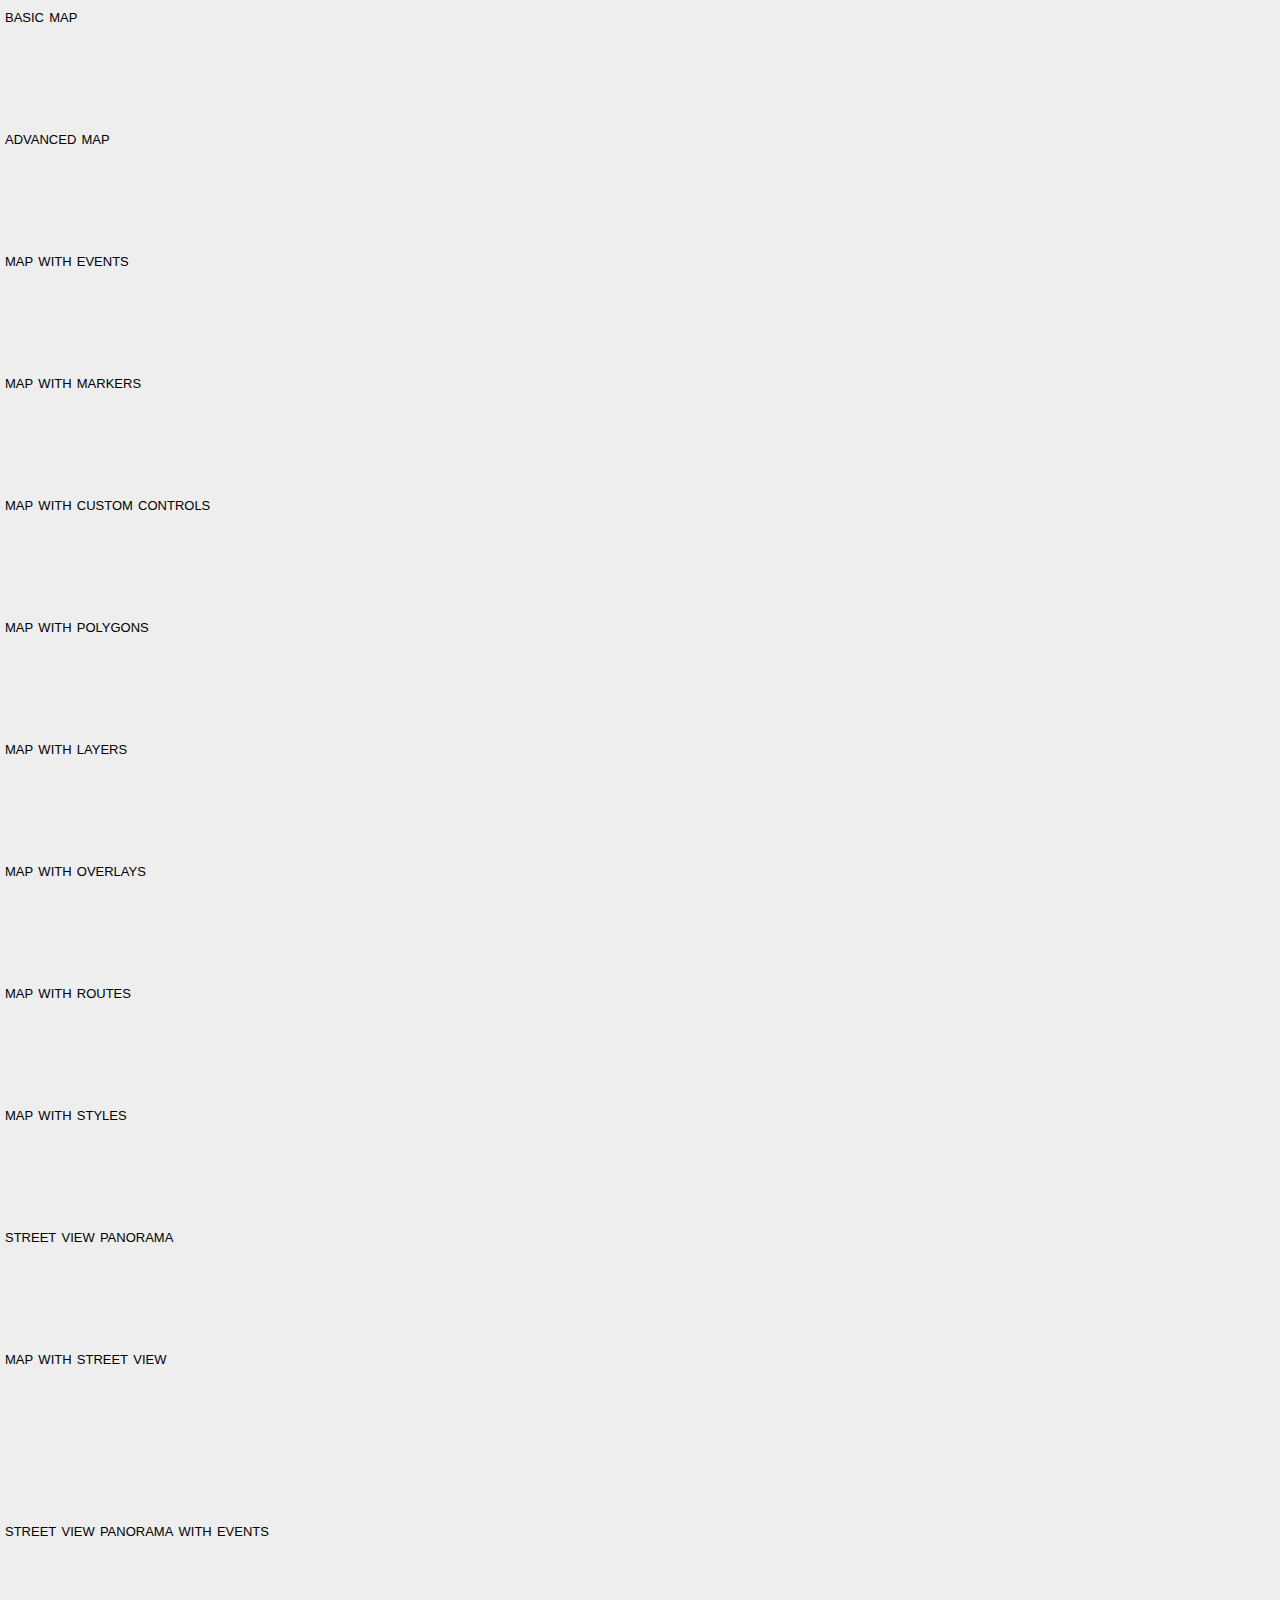
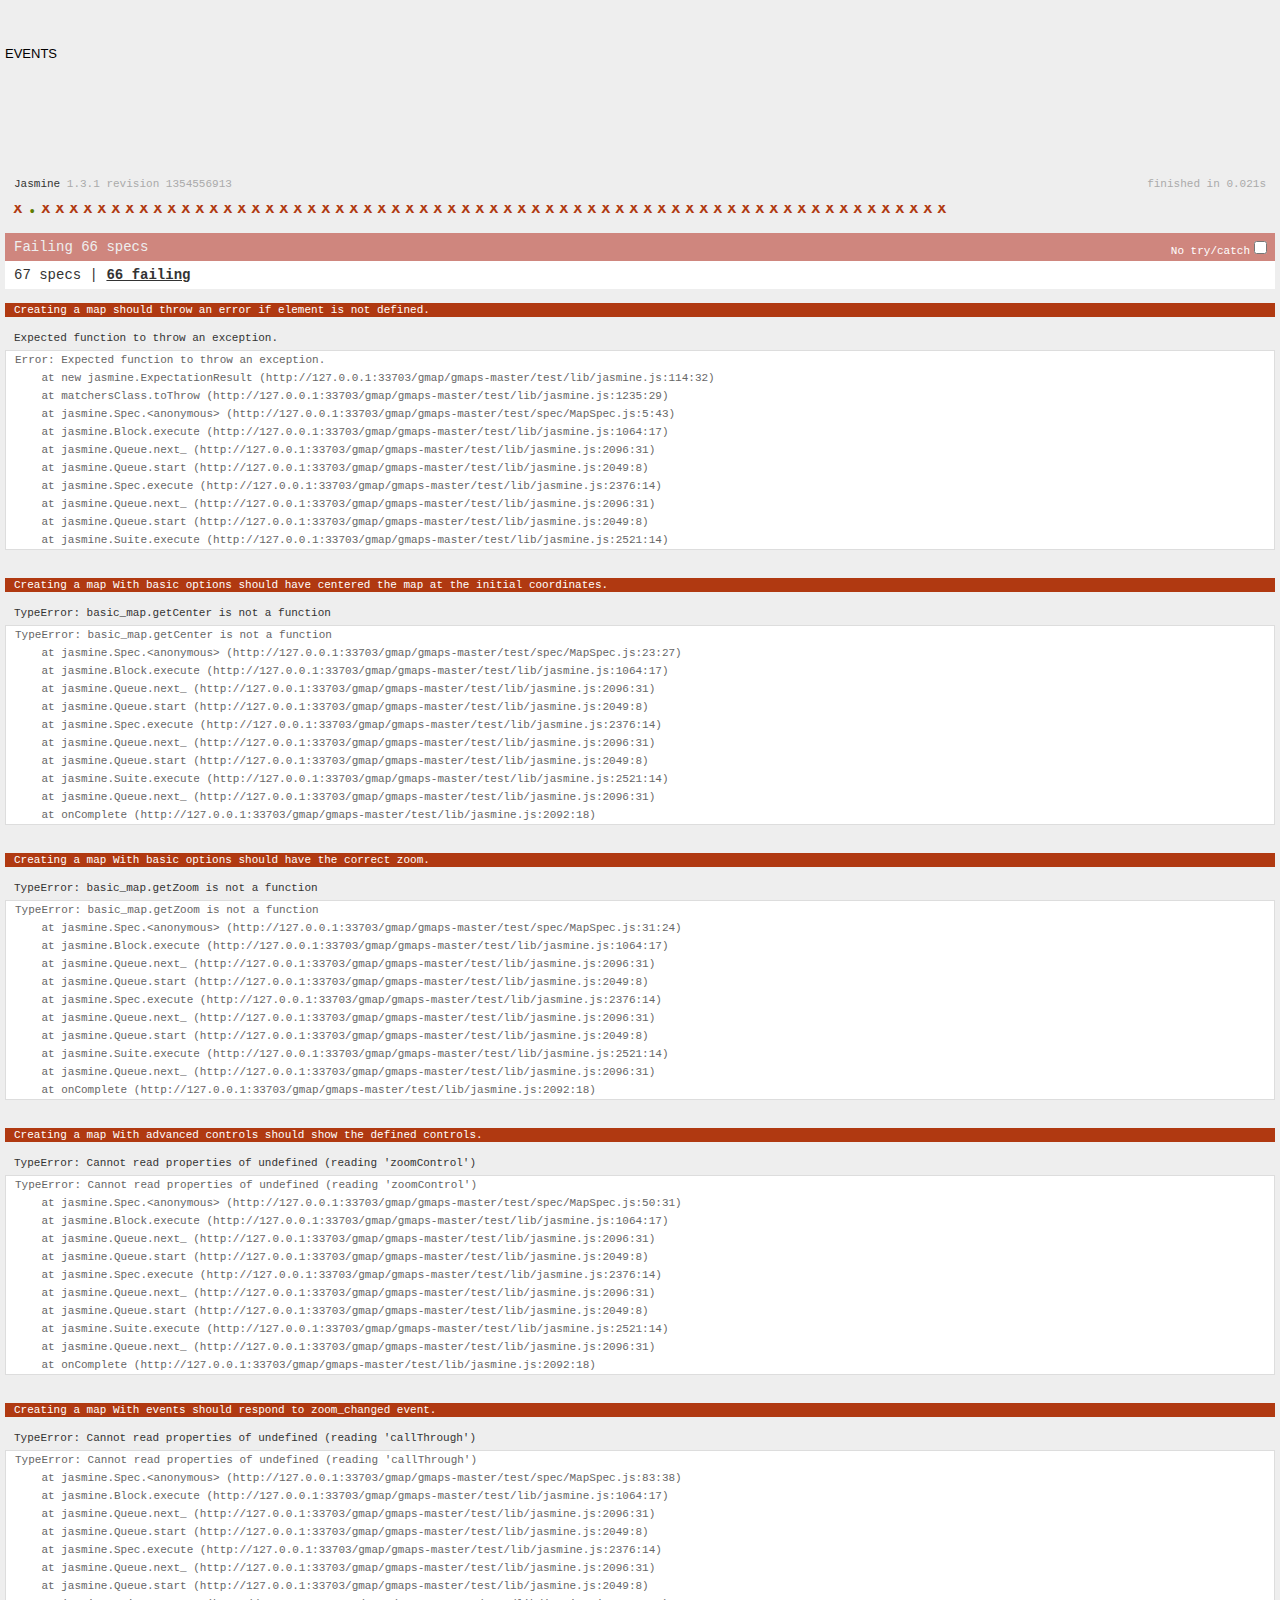
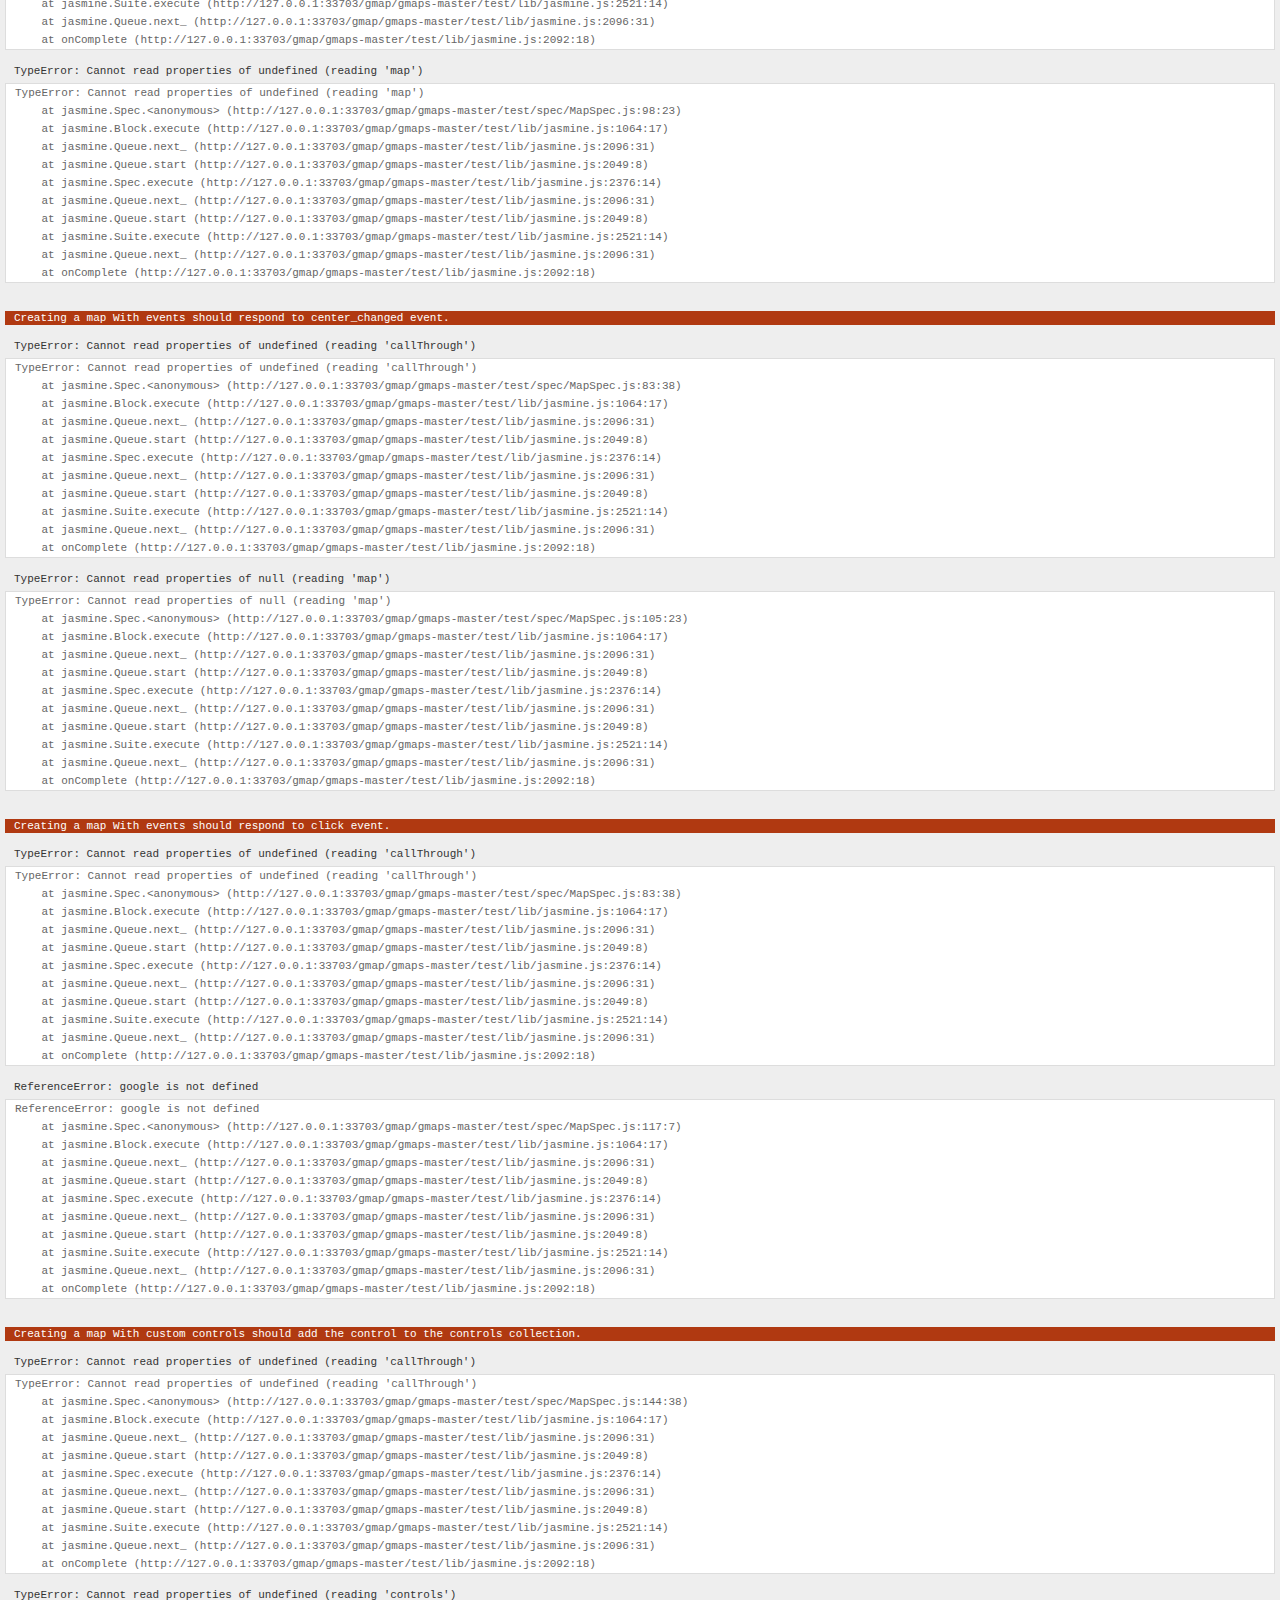
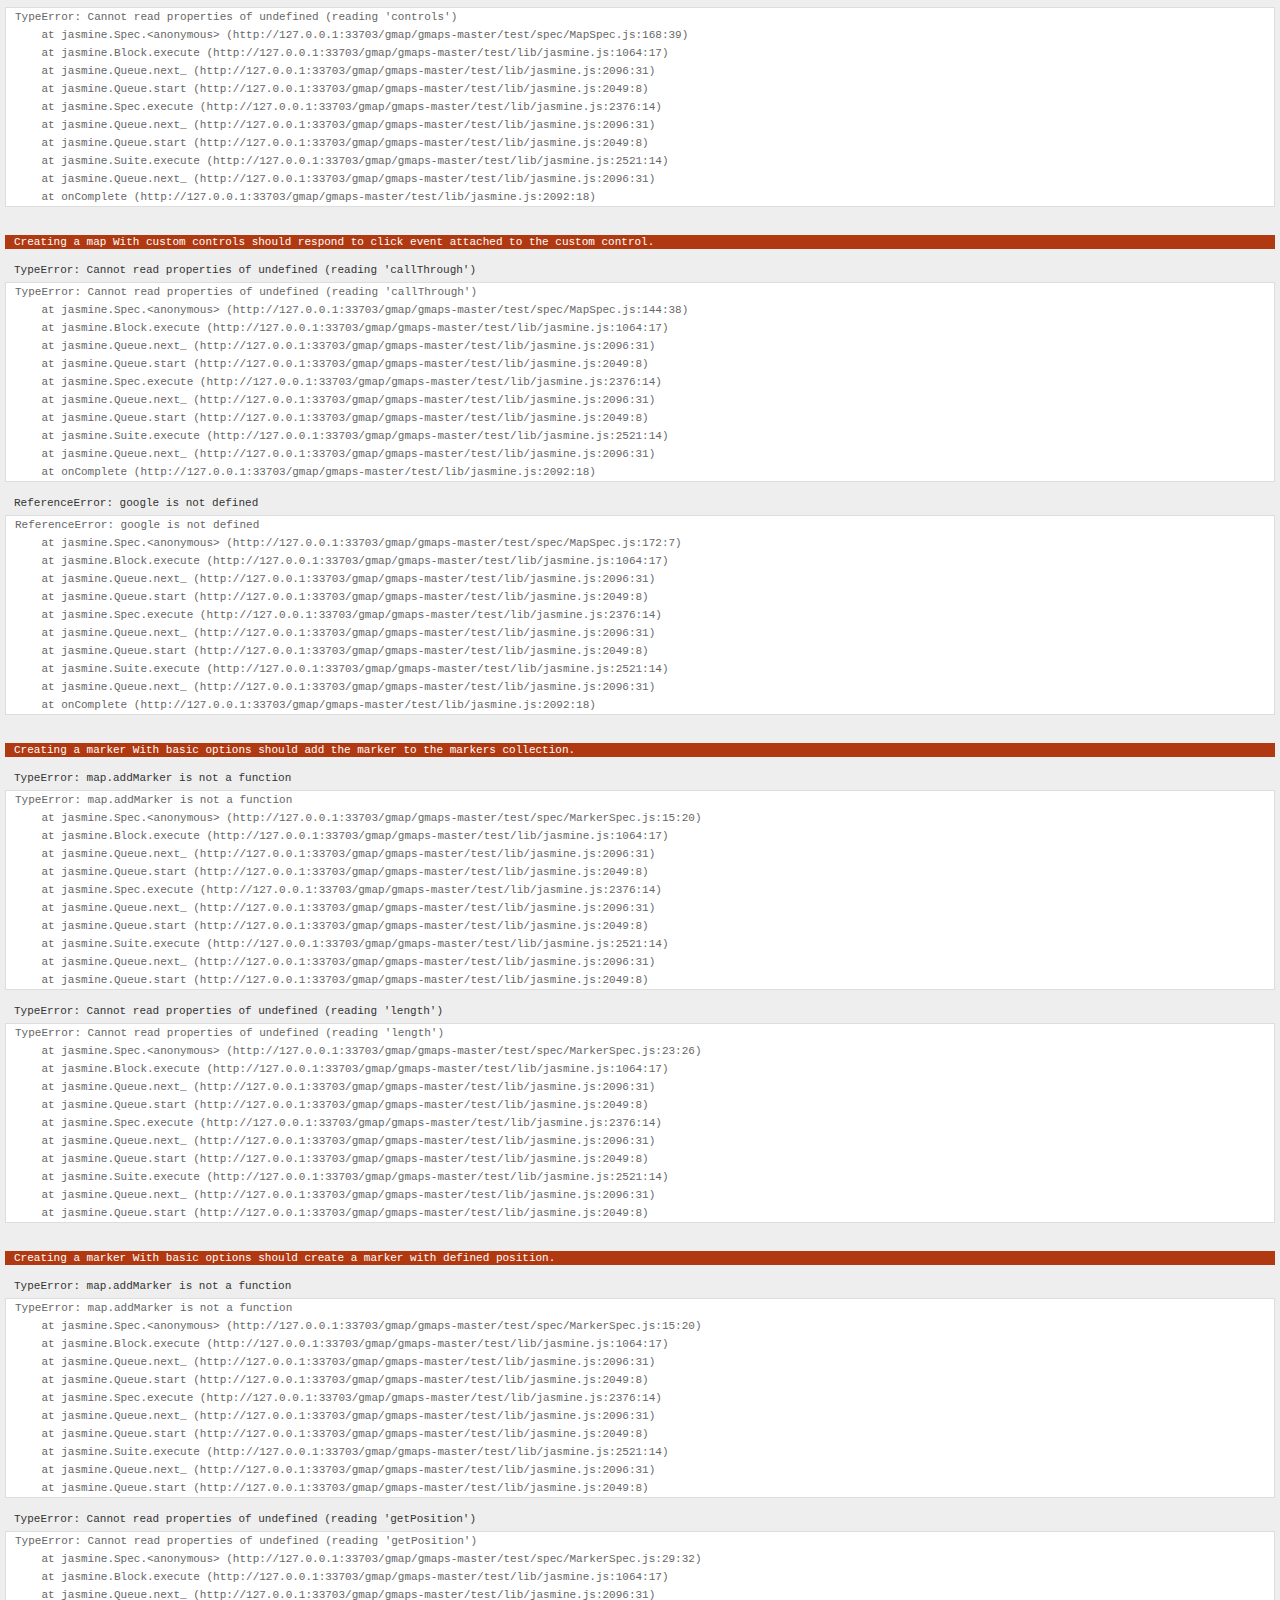
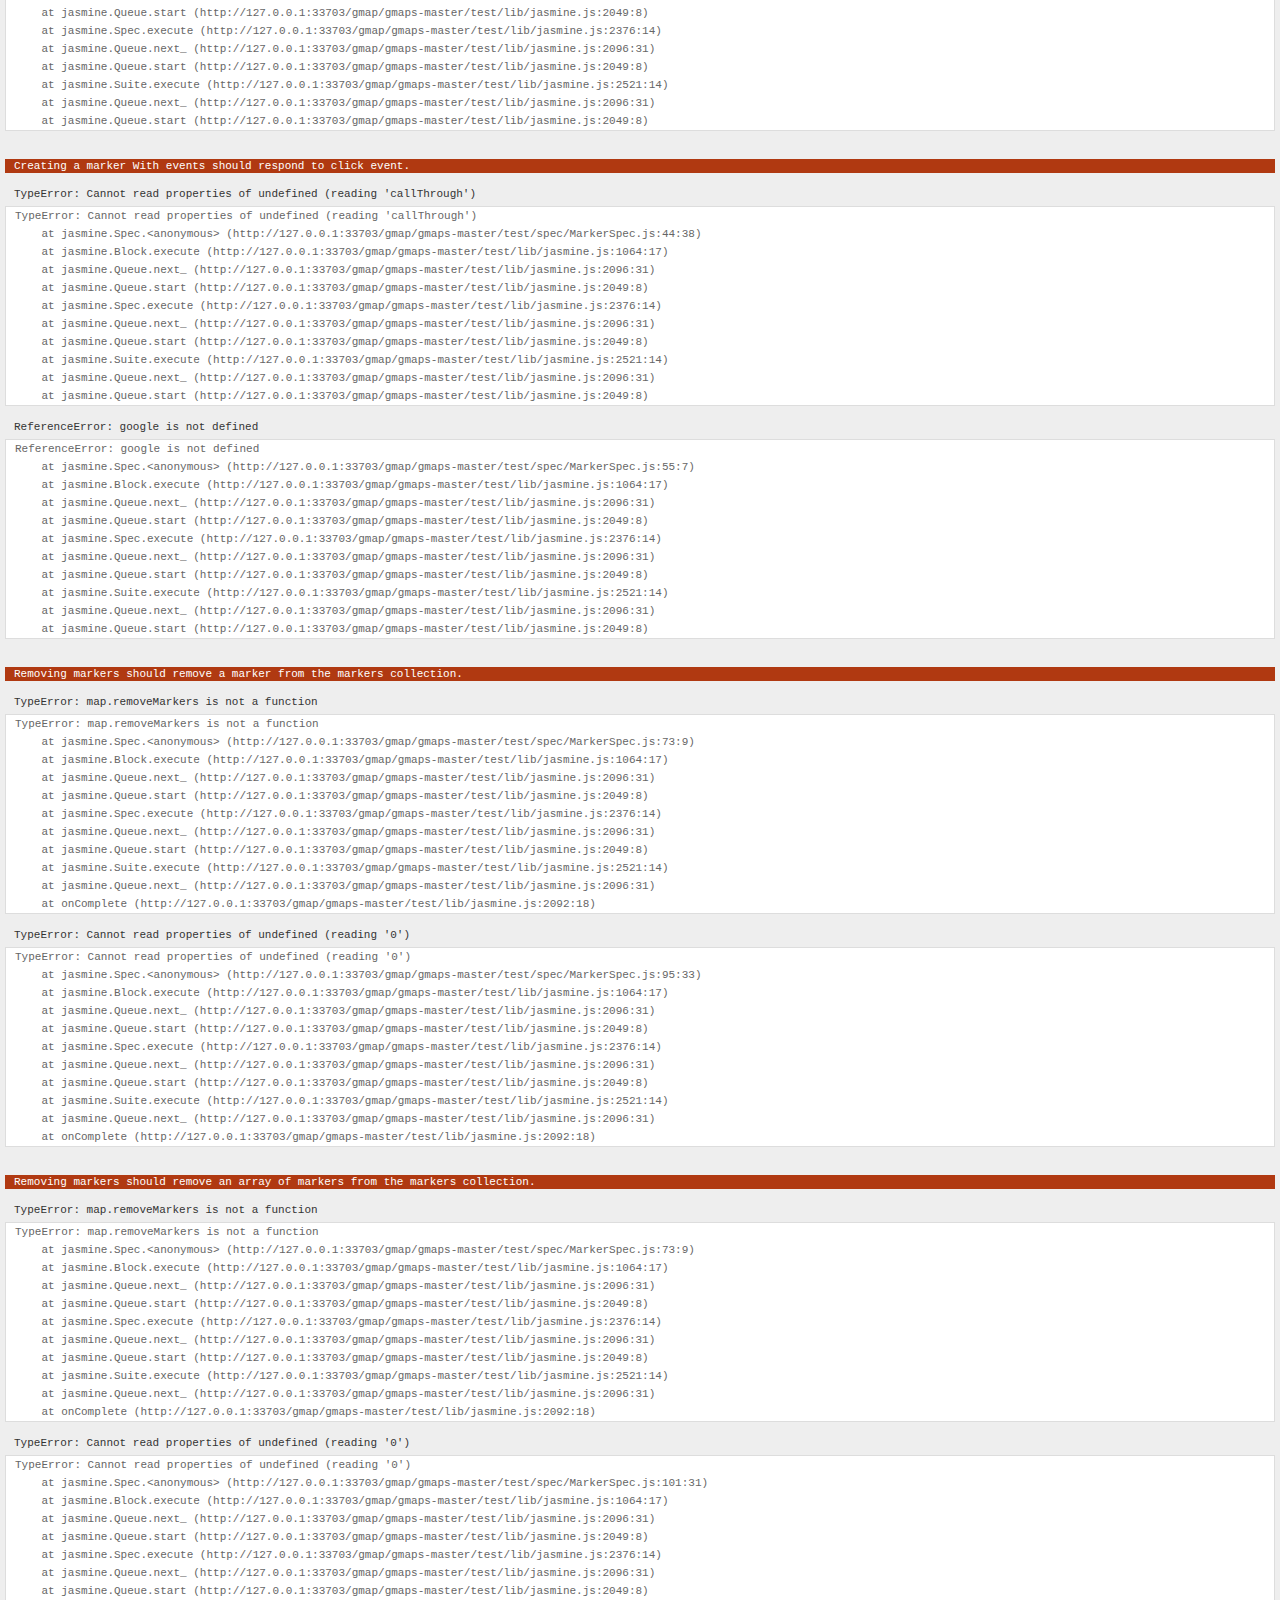
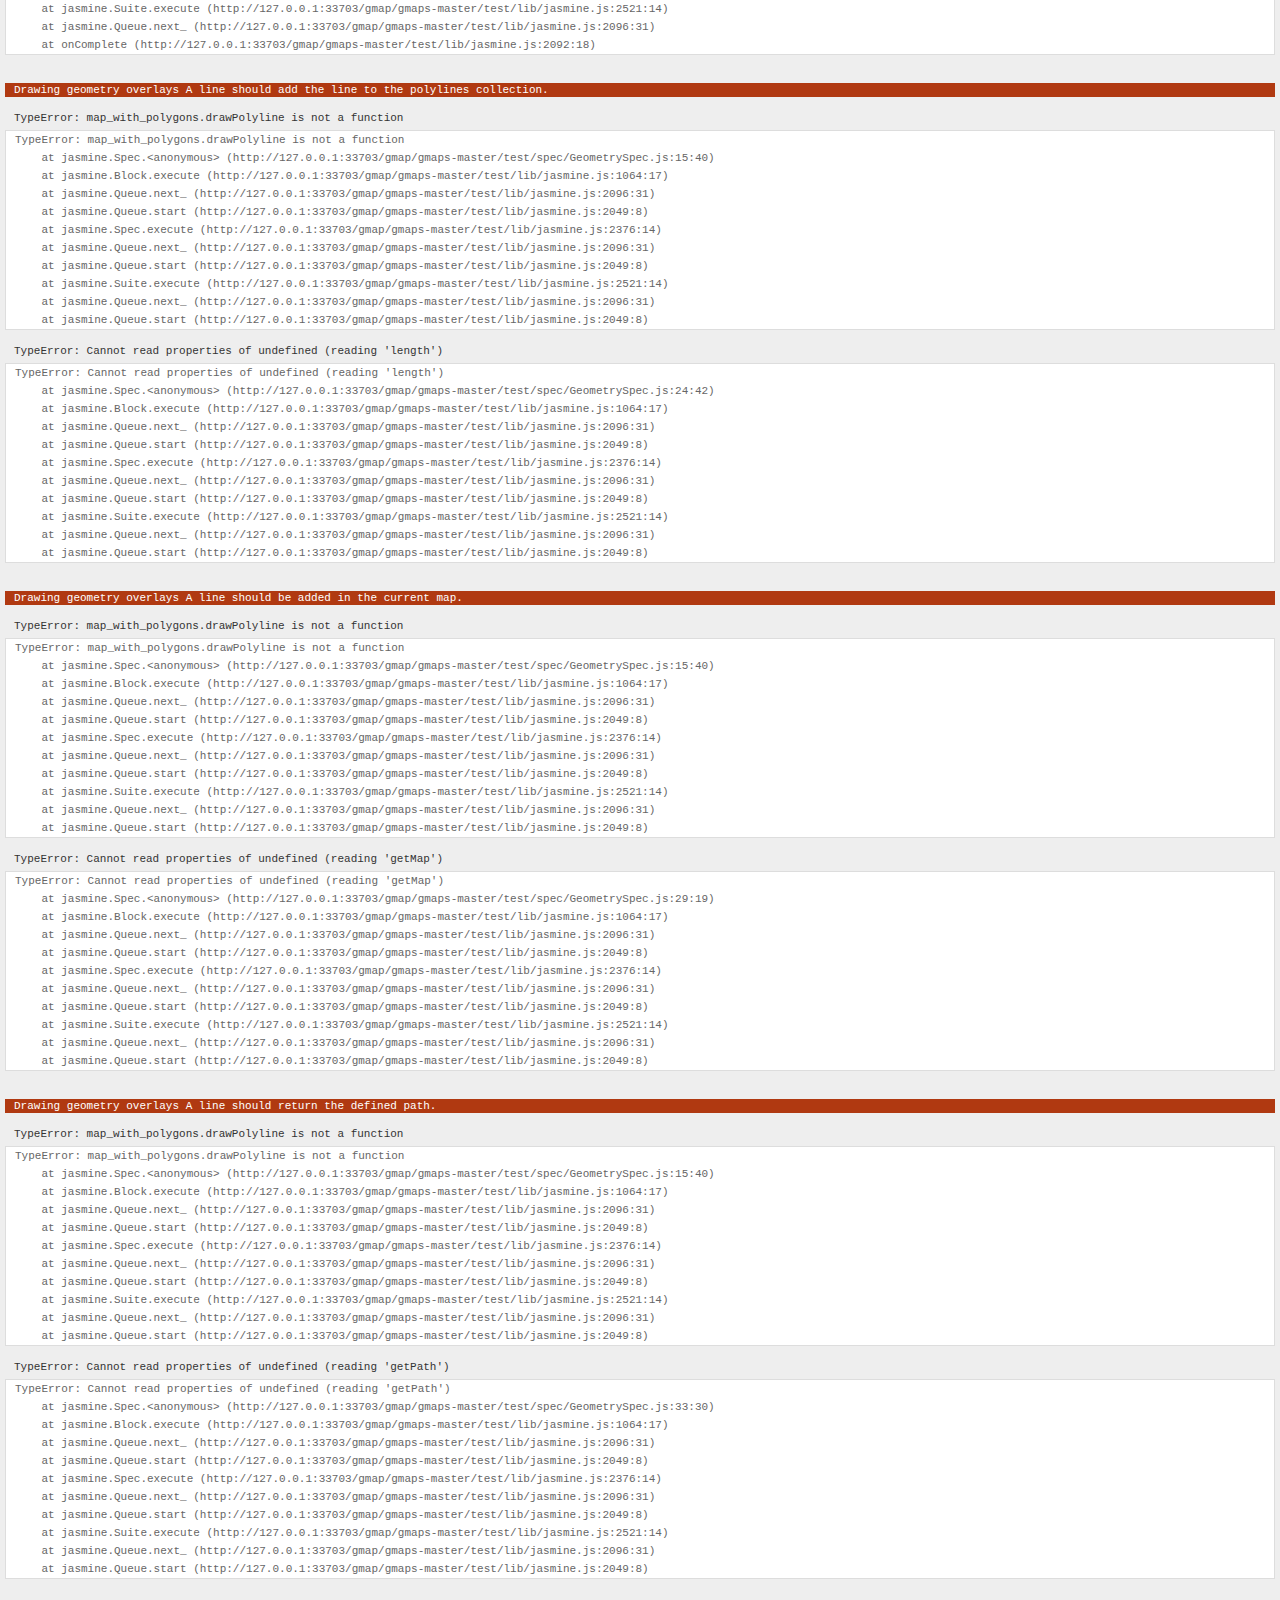
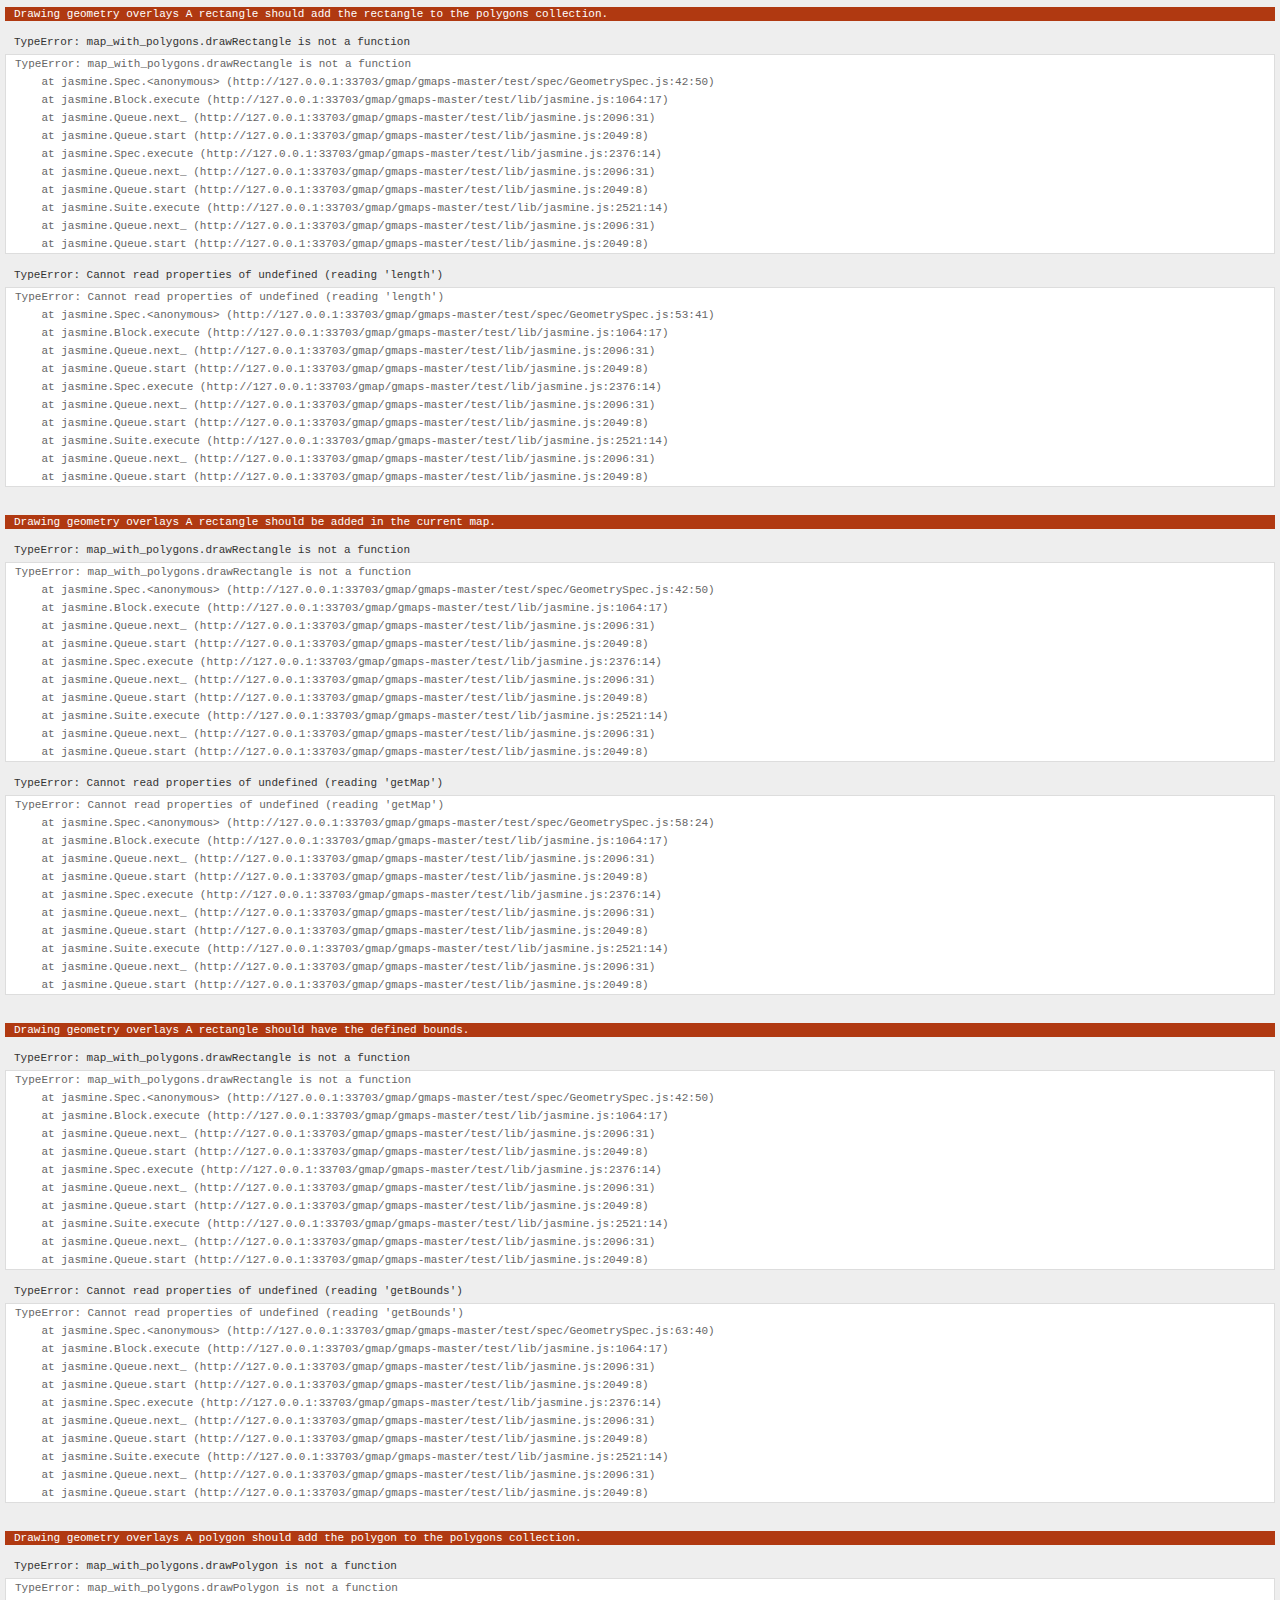
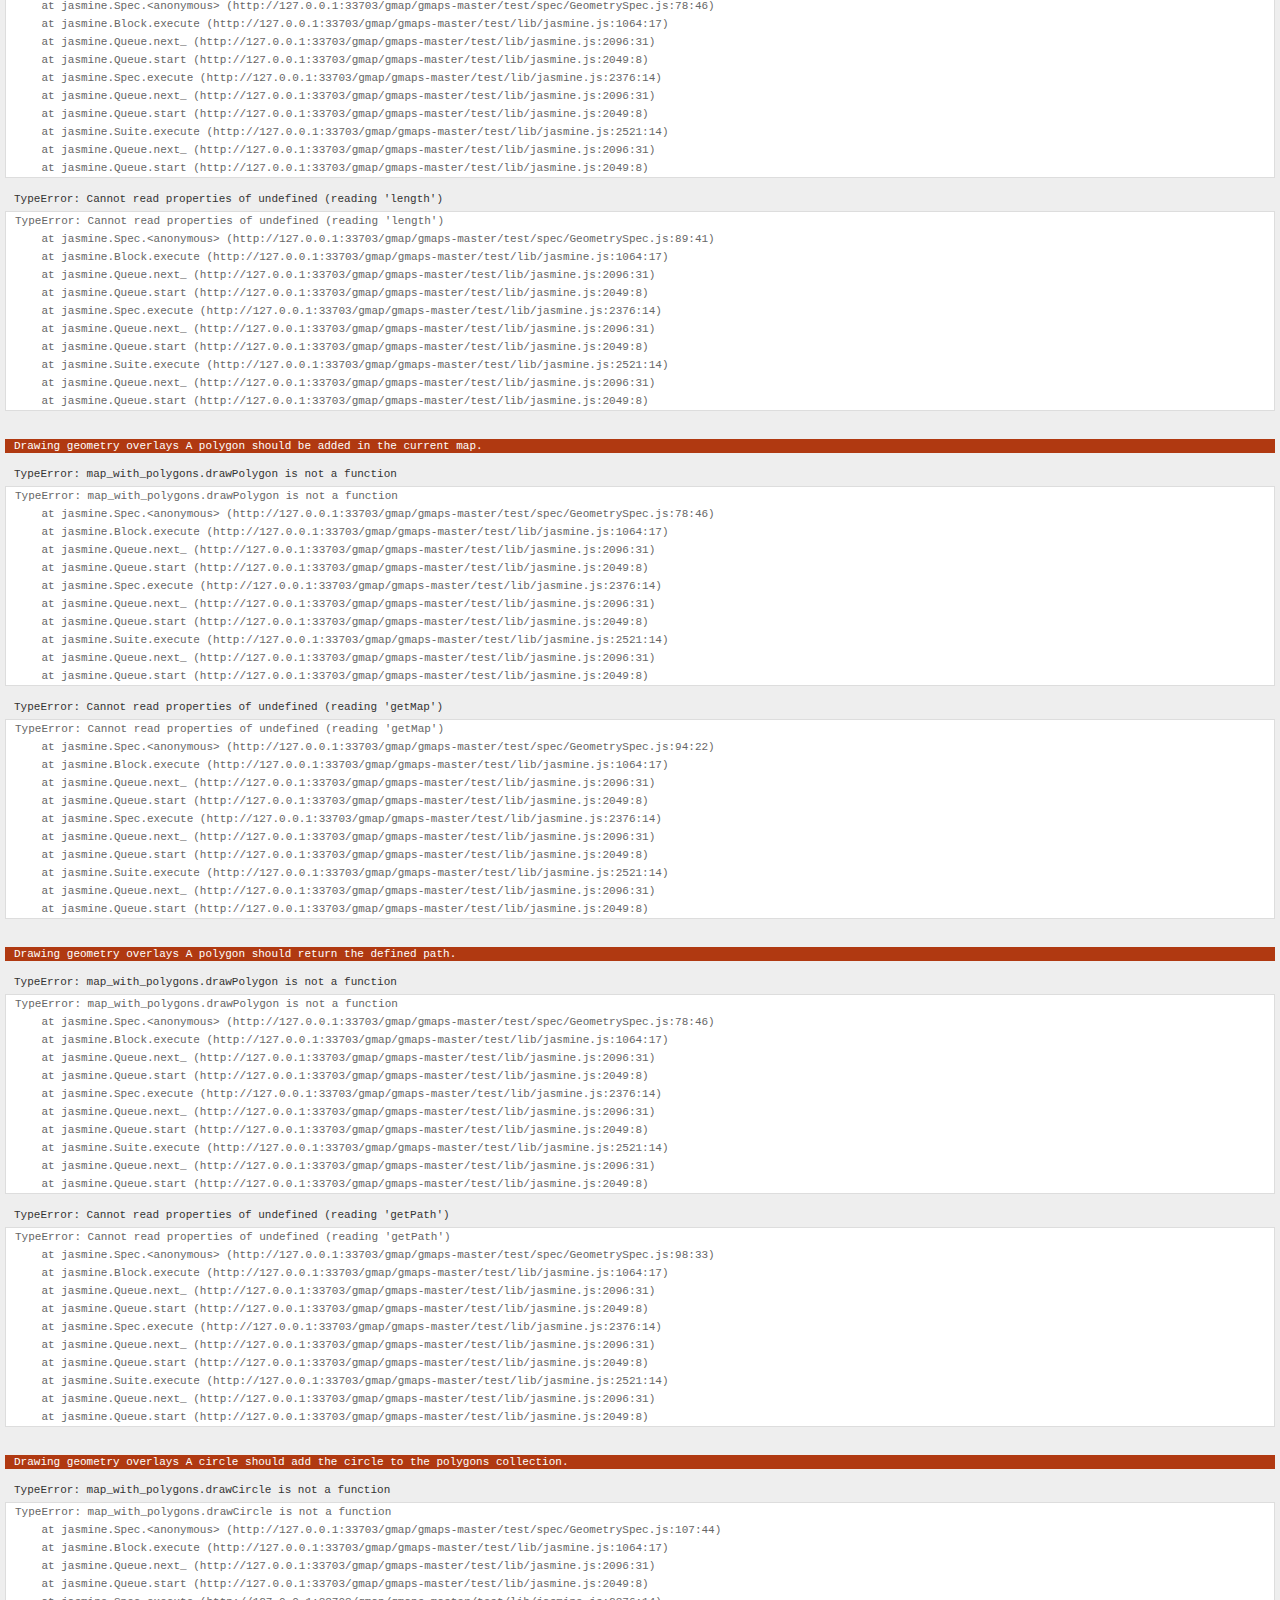
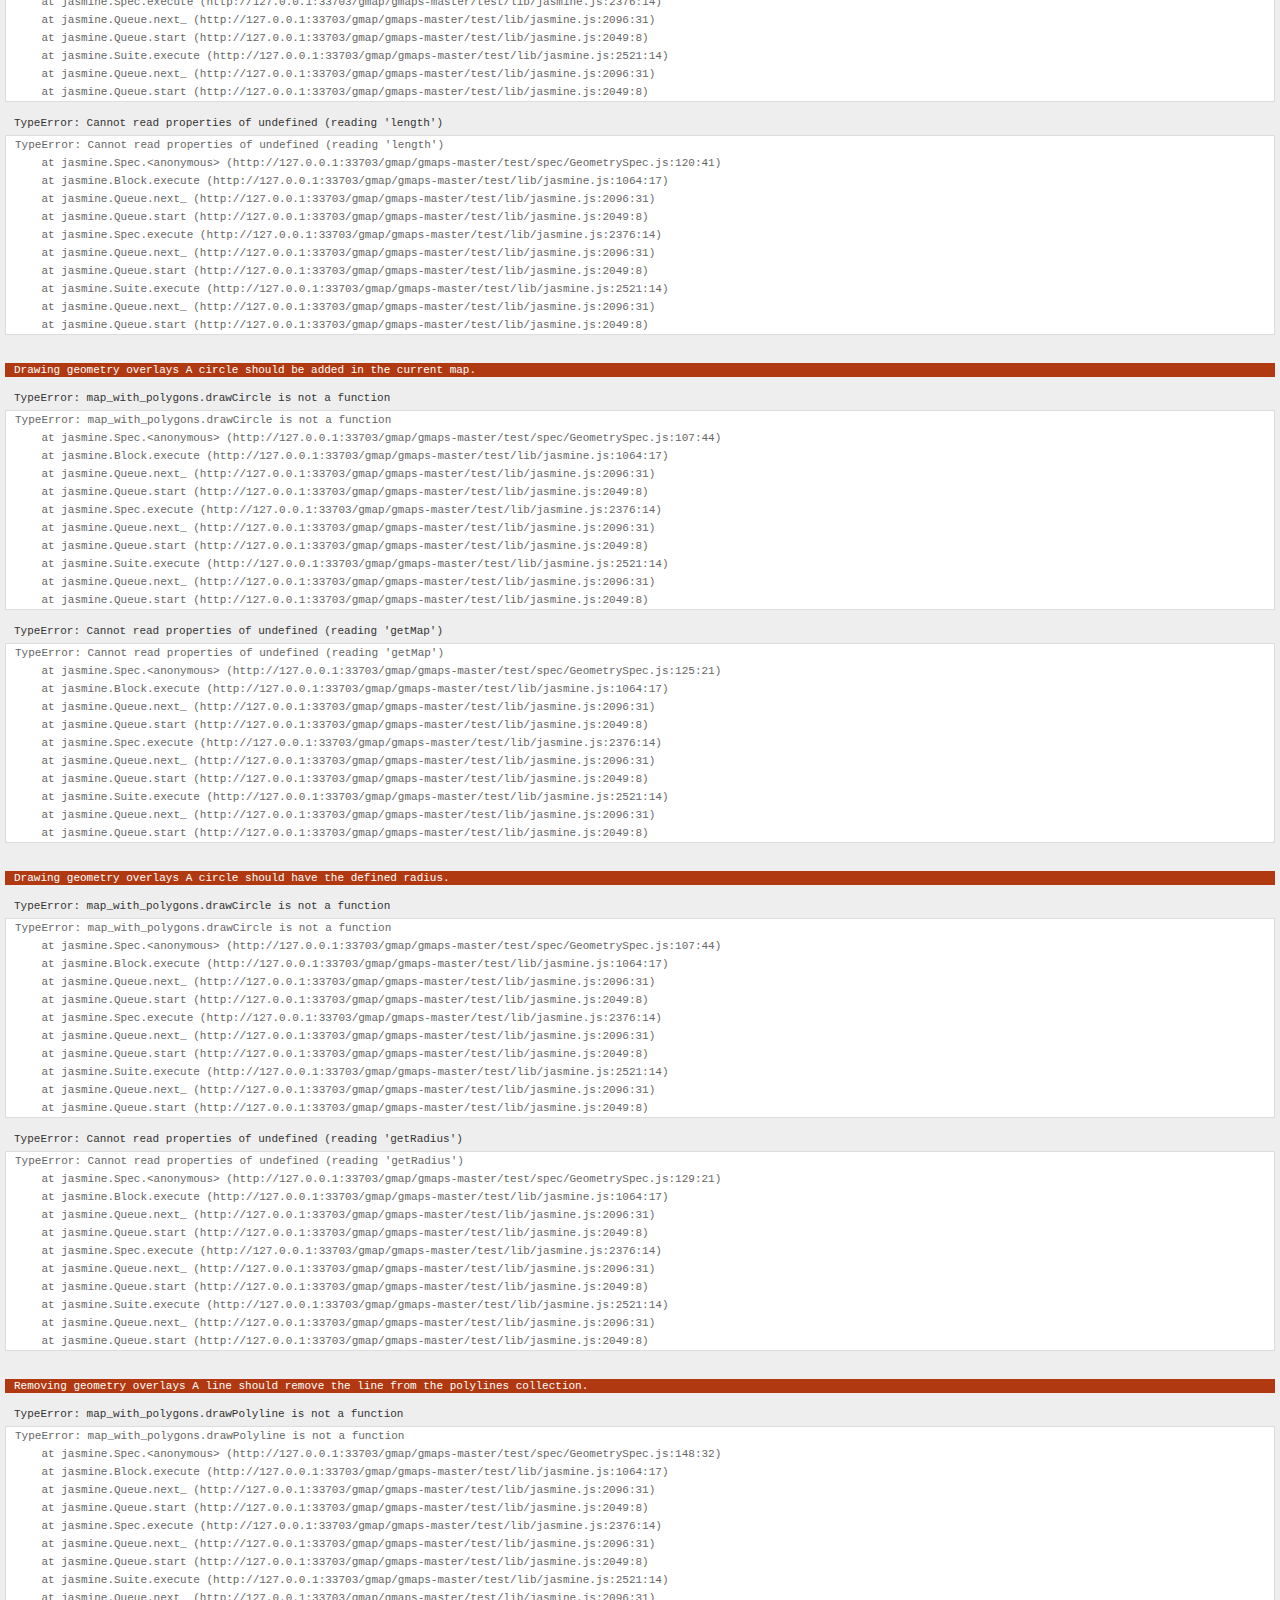
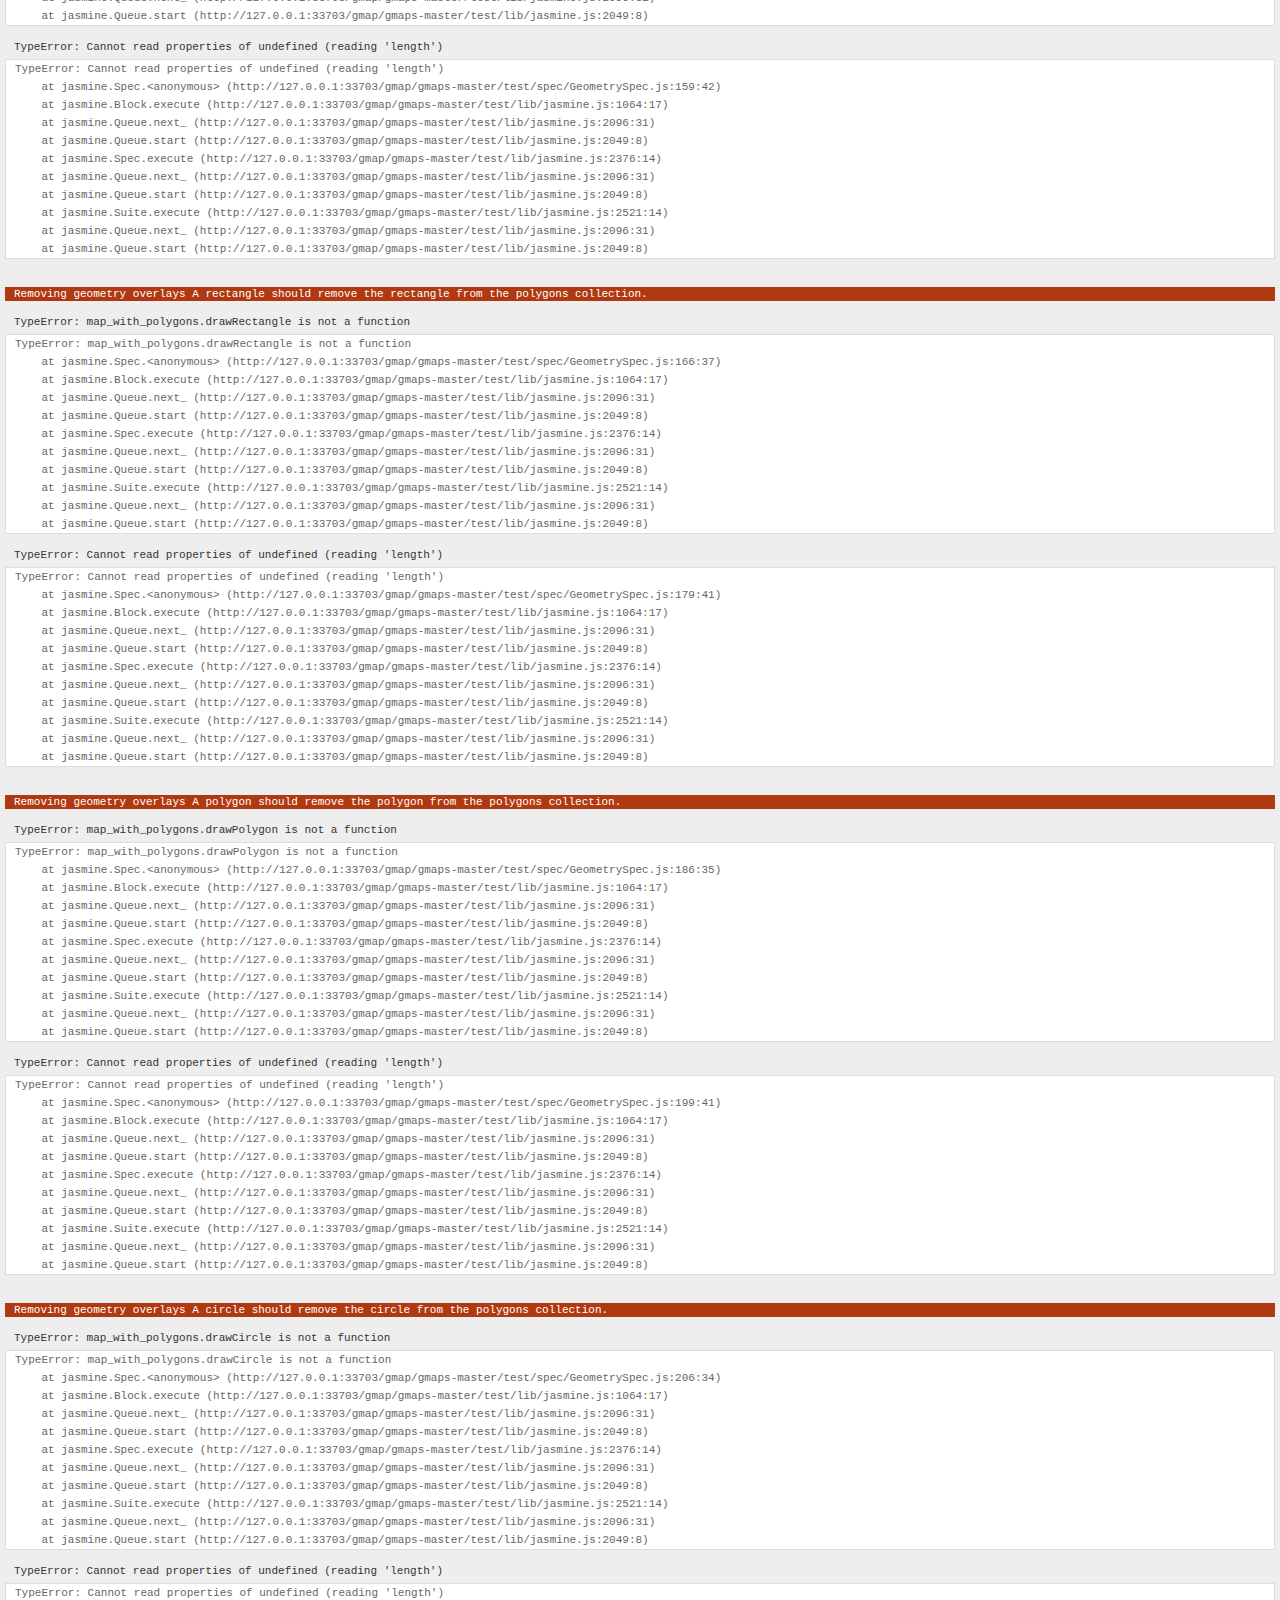
<file: gmap/gmaps-master/test/index.html>
<!DOCTYPE html>
<html>
<head>
  <title>gmaps.js test</title>
  <link rel="stylesheet" type="text/css" href="lib/jasmine.css" />
  <link rel="stylesheet" href="style.css" />
  <script type="text/javascript" src="lib/jasmine.js"></script>
  <script type="text/javascript" src="lib/jasmine-html.js"></script>

  <script type="text/javascript" src="http://maps.google.com/maps/api/js?sensor=true"></script>
  <script type="text/javascript" src="../gmaps.js"></script>

  <script type="text/javascript" src="spec/MapSpec.js"></script>
  <script type="text/javascript" src="spec/MarkerSpec.js"></script>
  <script type="text/javascript" src="spec/GeometrySpec.js"></script>
  <script type="text/javascript" src="spec/LayerSpec.js"></script>
  <script type="text/javascript" src="spec/OverlaySpec.js"></script>
  <script type="text/javascript" src="spec/RouteSpec.js"></script>
  <script type="text/javascript" src="spec/StyleSpec.js"></script>
  <script type="text/javascript" src="spec/StreetViewSpec.js"></script>
  <script type="text/javascript" src="spec/EventSpec.js"></script>
  <script type="text/javascript" src="spec/ControlSpec.js"></script>

  <script type="text/javascript">
    (function() {
      var jasmineEnv = jasmine.getEnv();
      jasmineEnv.updateInterval = 1000;

      var htmlReporter = new jasmine.HtmlReporter();

      jasmineEnv.addReporter(htmlReporter);

      jasmineEnv.specFilter = function(spec) {
        return htmlReporter.specFilter(spec);
      };

      var currentWindowOnload = window.onload;

      window.onload = function() {
        if (currentWindowOnload) {
          currentWindowOnload();
        }

        execJasmine();
      };

      function execJasmine() {
        jasmineEnv.execute();
      }
    })();
  </script>
</head>
<body>
  <h3>Basic map</h3>
  <div class="map" id="basic-map"></div>
  <h3>Advanced map</h3>
  <div class="map" id="advanced-map"></div>
  <h3>Map with events</h3>
  <div class="map" id="map-with-events"></div>
  <h3>Map with markers</h3>
  <div class="map" id="map-with-markers"></div>
  <h3>Map with custom controls</h3>
  <div class="map" id="map-with-custom-controls"></div>
  <h3>Map with polygons</h3>
  <div class="map" id="map-with-polygons"></div>
  <h3>Map with layers</h3>
  <div class="map" id="map-with-layers"></div>
  <h3>Map with overlays</h3>
  <div class="map" id="map-with-overlays"></div>
  <h3>Map with routes</h3>
  <div class="map" id="map-with-routes"></div>
  <h3>Map with styles</h3>
  <div class="map" id="map-with-styles"></div>
  <h3>Street View Panorama</h3>
  <div class="panorama" id="streetview-standalone-panorama"></div>
  <h3>Map with Street View</h3>
  <div class="with-columns">
    <div class="map" id="map-with-streetview"></div>
    <div class="panorama" id="streetview-panorama"></div>
  </div>
  <h3>Street View Panorama with events</h3>
  <div class="panorama" id="streetview-with-events"></div>
  <h3>Events</h3>
  <div class="map" id="events"></div>
</body>
</html>
</file>
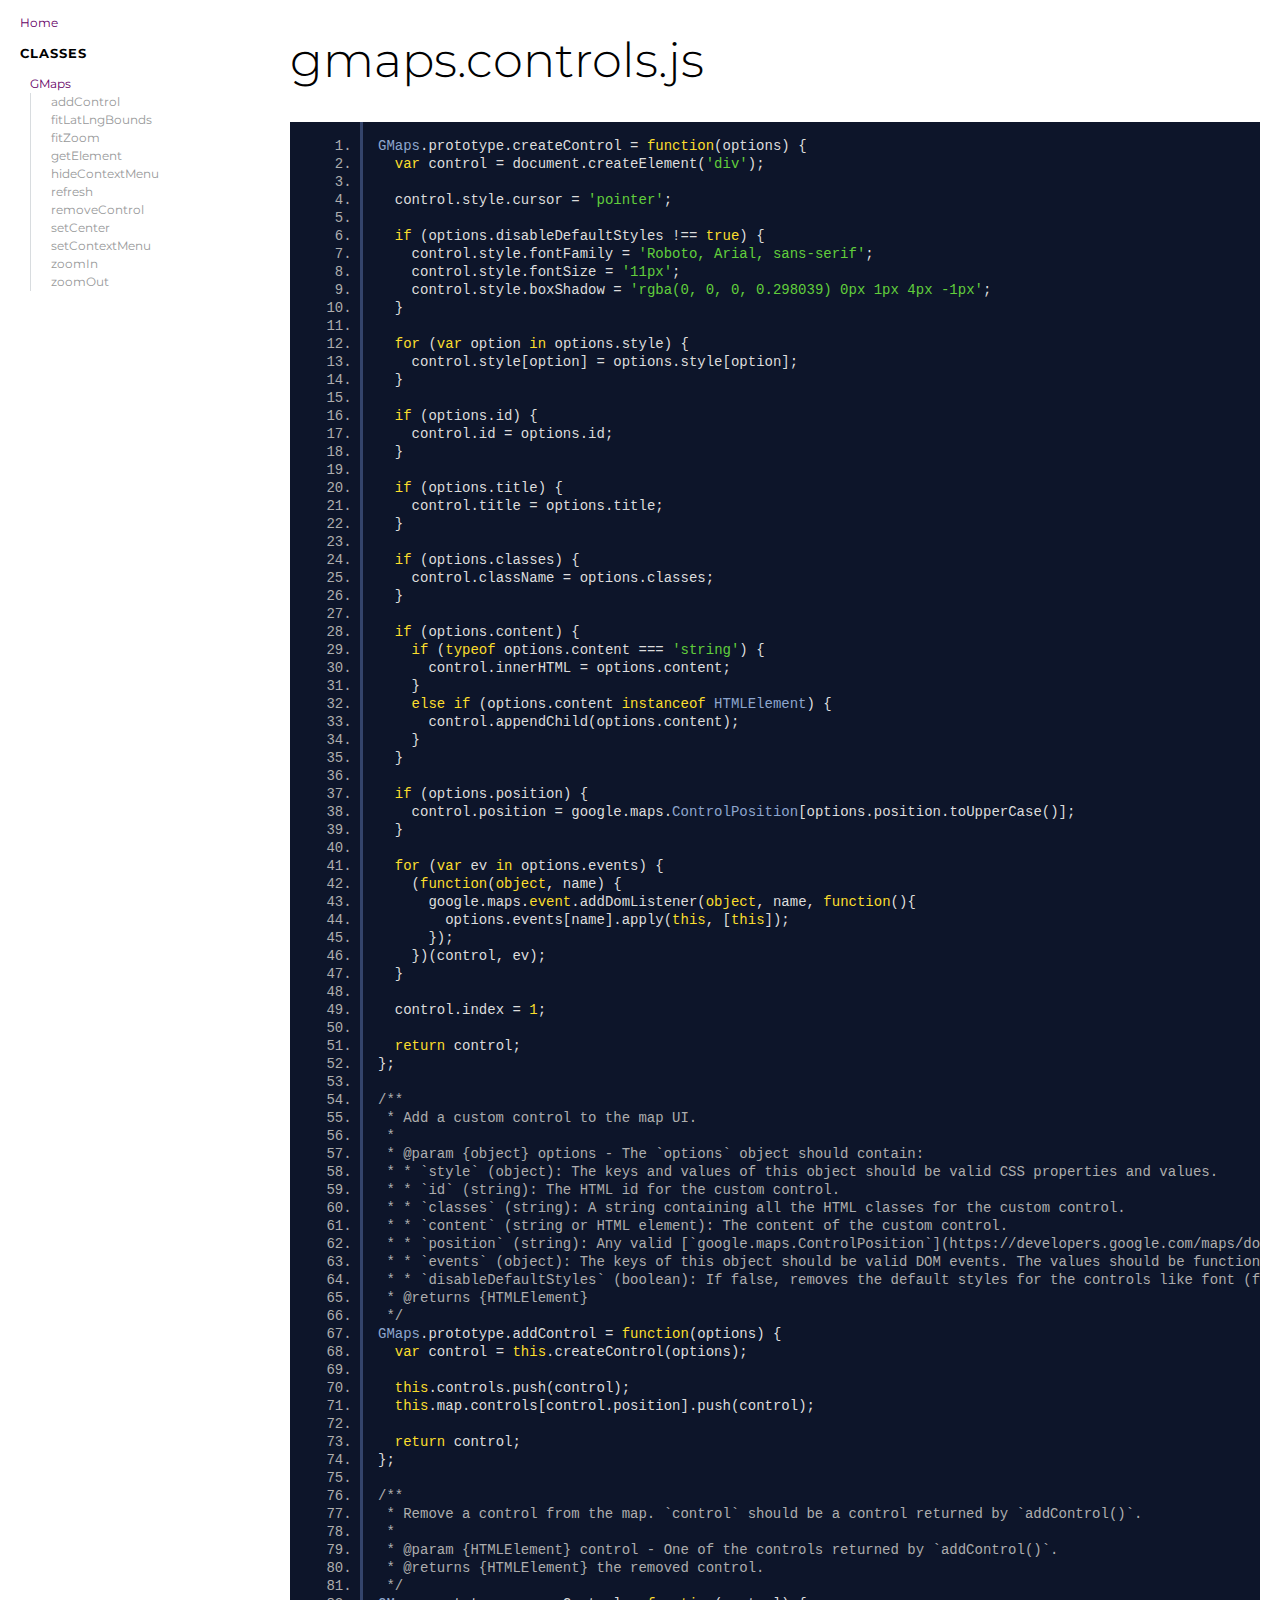
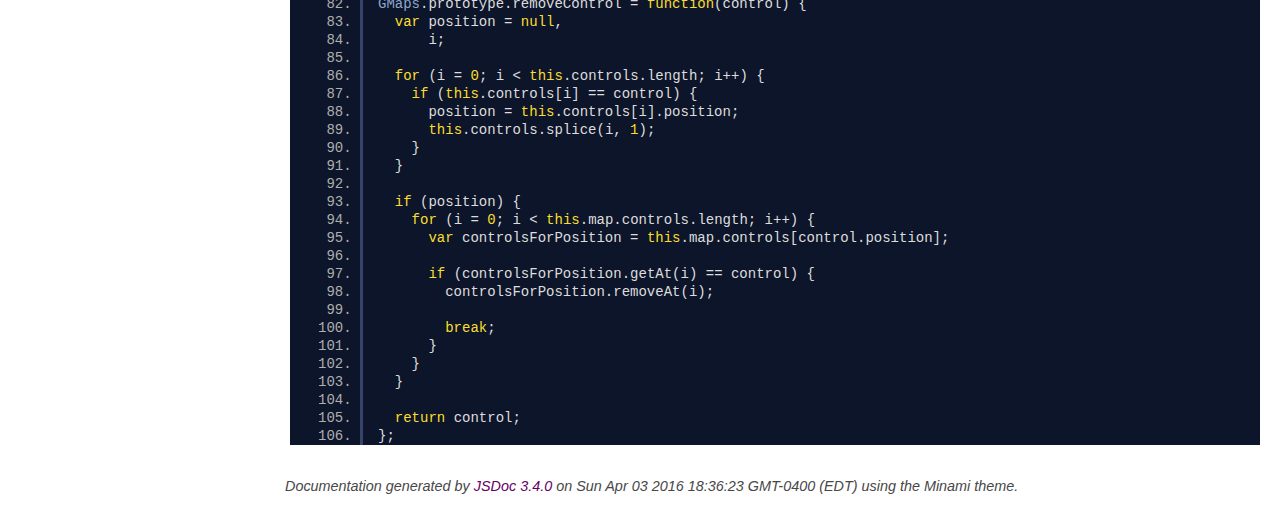
<file: gmap/gmaps-master/docs/gmaps.controls.js.html>
<!DOCTYPE html>
<html lang="en">
<head>
    <meta charset="utf-8">
    <title>gmaps.controls.js - Documentation</title>

    <script src="scripts/prettify/prettify.js"></script>
    <script src="scripts/prettify/lang-css.js"></script>
    <!--[if lt IE 9]>
      <script src="//html5shiv.googlecode.com/svn/trunk/html5.js"></script>
    <![endif]-->
    <link type="text/css" rel="stylesheet" href="https://code.ionicframework.com/ionicons/2.0.1/css/ionicons.min.css">
    <link type="text/css" rel="stylesheet" href="styles/prettify.css">
    <link type="text/css" rel="stylesheet" href="styles/jsdoc.css">
</head>
<body>

<input type="checkbox" id="nav-trigger" class="nav-trigger" />
<label for="nav-trigger" class="navicon-button x">
  <div class="navicon"></div>
</label>

<label for="nav-trigger" class="overlay"></label>

<nav>
    <h2><a href="index.html">Home</a></h2><h3>Classes</h3><ul><li><a href="GMaps.html">GMaps</a><ul class='methods'><li data-type='method'><a href="GMaps.html#addControl">addControl</a></li><li data-type='method'><a href="GMaps.html#fitLatLngBounds">fitLatLngBounds</a></li><li data-type='method'><a href="GMaps.html#fitZoom">fitZoom</a></li><li data-type='method'><a href="GMaps.html#getElement">getElement</a></li><li data-type='method'><a href="GMaps.html#hideContextMenu">hideContextMenu</a></li><li data-type='method'><a href="GMaps.html#refresh">refresh</a></li><li data-type='method'><a href="GMaps.html#removeControl">removeControl</a></li><li data-type='method'><a href="GMaps.html#setCenter">setCenter</a></li><li data-type='method'><a href="GMaps.html#setContextMenu">setContextMenu</a></li><li data-type='method'><a href="GMaps.html#zoomIn">zoomIn</a></li><li data-type='method'><a href="GMaps.html#zoomOut">zoomOut</a></li></ul></li></ul>
</nav>

<div id="main">
    
    <h1 class="page-title">gmaps.controls.js</h1>
    

    



    
    <section>
        <article>
            <pre class="prettyprint source linenums"><code>GMaps.prototype.createControl = function(options) {
  var control = document.createElement('div');

  control.style.cursor = 'pointer';

  if (options.disableDefaultStyles !== true) {
    control.style.fontFamily = 'Roboto, Arial, sans-serif';
    control.style.fontSize = '11px';
    control.style.boxShadow = 'rgba(0, 0, 0, 0.298039) 0px 1px 4px -1px';
  }

  for (var option in options.style) {
    control.style[option] = options.style[option];
  }

  if (options.id) {
    control.id = options.id;
  }

  if (options.title) {
    control.title = options.title;
  }

  if (options.classes) {
    control.className = options.classes;
  }

  if (options.content) {
    if (typeof options.content === 'string') {
      control.innerHTML = options.content;
    }
    else if (options.content instanceof HTMLElement) {
      control.appendChild(options.content);
    }
  }

  if (options.position) {
    control.position = google.maps.ControlPosition[options.position.toUpperCase()];
  }

  for (var ev in options.events) {
    (function(object, name) {
      google.maps.event.addDomListener(object, name, function(){
        options.events[name].apply(this, [this]);
      });
    })(control, ev);
  }

  control.index = 1;

  return control;
};

/**
 * Add a custom control to the map UI.
 *
 * @param {object} options - The `options` object should contain:
 * * `style` (object): The keys and values of this object should be valid CSS properties and values.
 * * `id` (string): The HTML id for the custom control.
 * * `classes` (string): A string containing all the HTML classes for the custom control.
 * * `content` (string or HTML element): The content of the custom control.
 * * `position` (string): Any valid [`google.maps.ControlPosition`](https://developers.google.com/maps/documentation/javascript/controls#ControlPositioning) value, in lower or upper case.
 * * `events` (object): The keys of this object should be valid DOM events. The values should be functions.
 * * `disableDefaultStyles` (boolean): If false, removes the default styles for the controls like font (family and size), and box shadow.
 * @returns {HTMLElement}
 */
GMaps.prototype.addControl = function(options) {
  var control = this.createControl(options);

  this.controls.push(control);
  this.map.controls[control.position].push(control);

  return control;
};

/**
 * Remove a control from the map. `control` should be a control returned by `addControl()`.
 *
 * @param {HTMLElement} control - One of the controls returned by `addControl()`.
 * @returns {HTMLElement} the removed control.
 */
GMaps.prototype.removeControl = function(control) {
  var position = null,
      i;

  for (i = 0; i &lt; this.controls.length; i++) {
    if (this.controls[i] == control) {
      position = this.controls[i].position;
      this.controls.splice(i, 1);
    }
  }

  if (position) {
    for (i = 0; i &lt; this.map.controls.length; i++) {
      var controlsForPosition = this.map.controls[control.position];

      if (controlsForPosition.getAt(i) == control) {
        controlsForPosition.removeAt(i);

        break;
      }
    }
  }

  return control;
};
</code></pre>
        </article>
    </section>




</div>

<br class="clear">

<footer>
    Documentation generated by <a href="https://github.com/jsdoc3/jsdoc">JSDoc 3.4.0</a> on Sun Apr 03 2016 18:36:23 GMT-0400 (EDT) using the Minami theme.
</footer>

<script>prettyPrint();</script>
<script src="scripts/linenumber.js"></script>
</body>
</html>
</file>
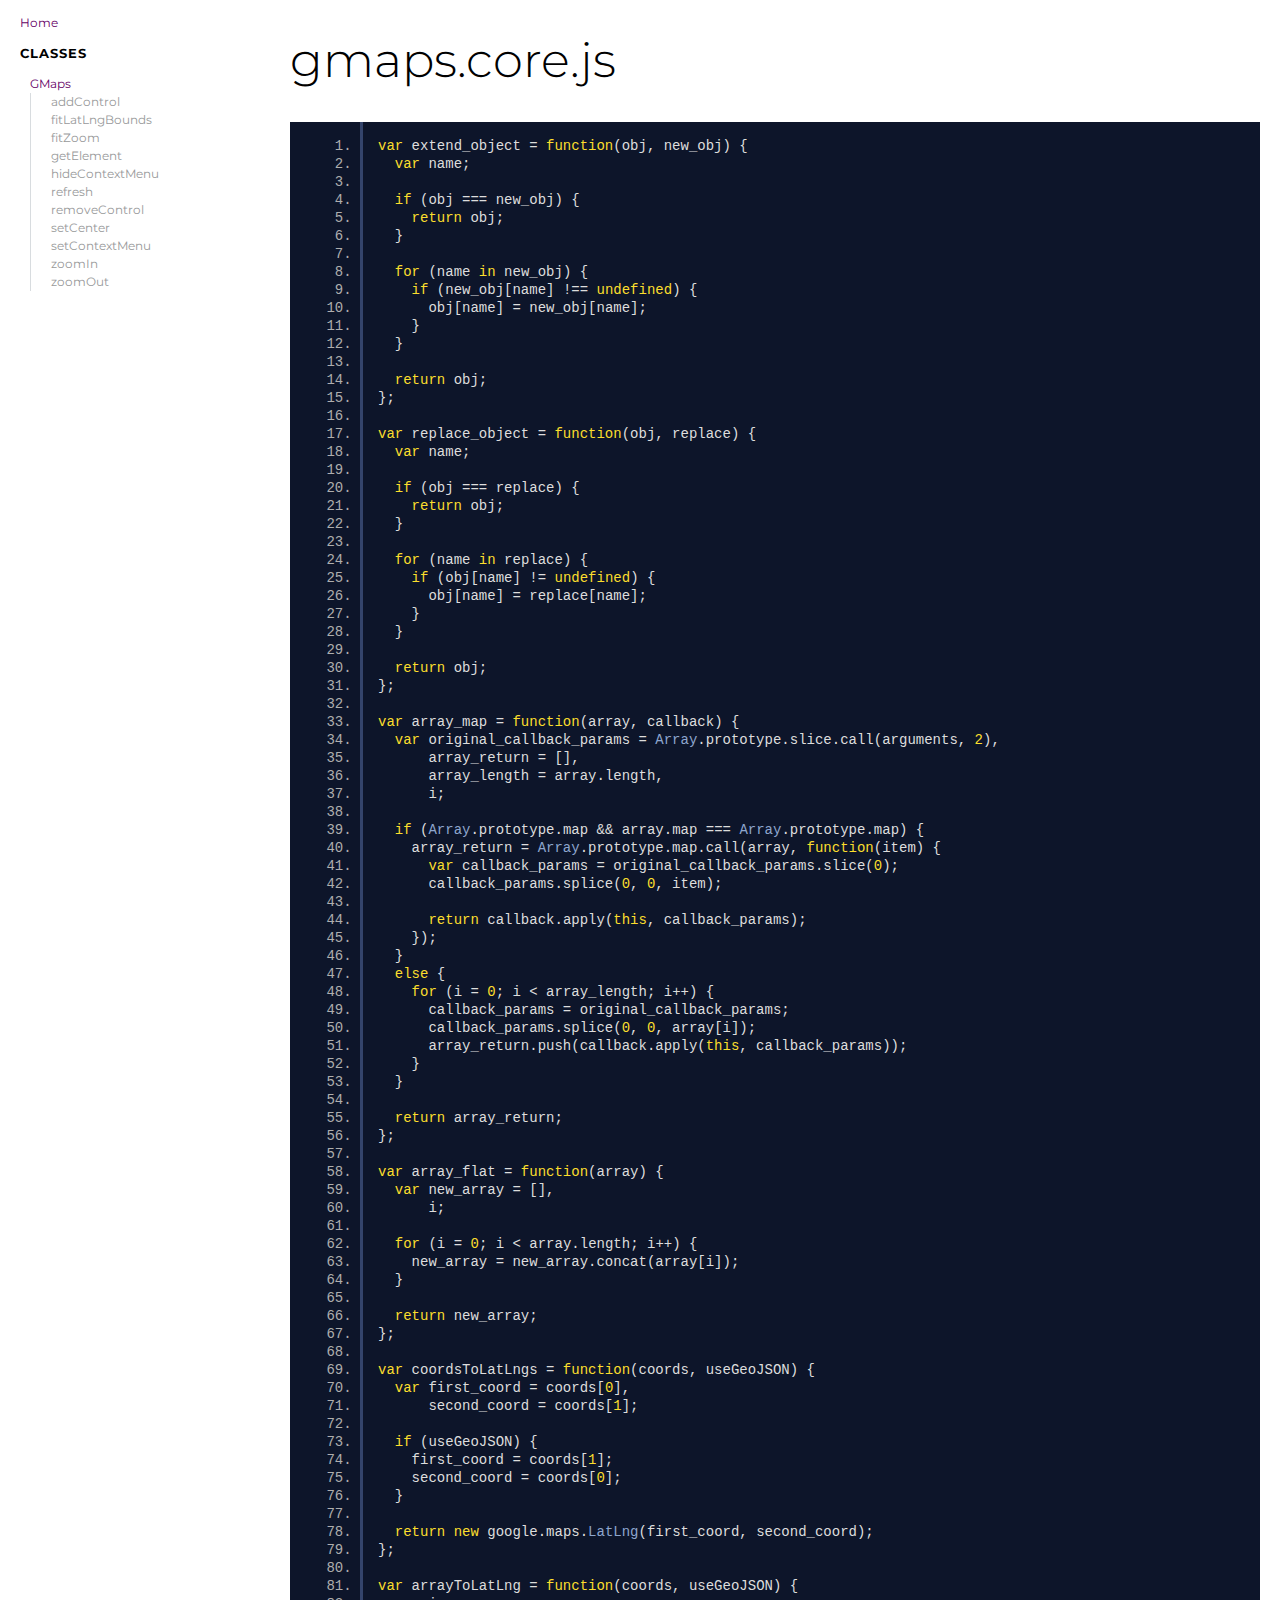
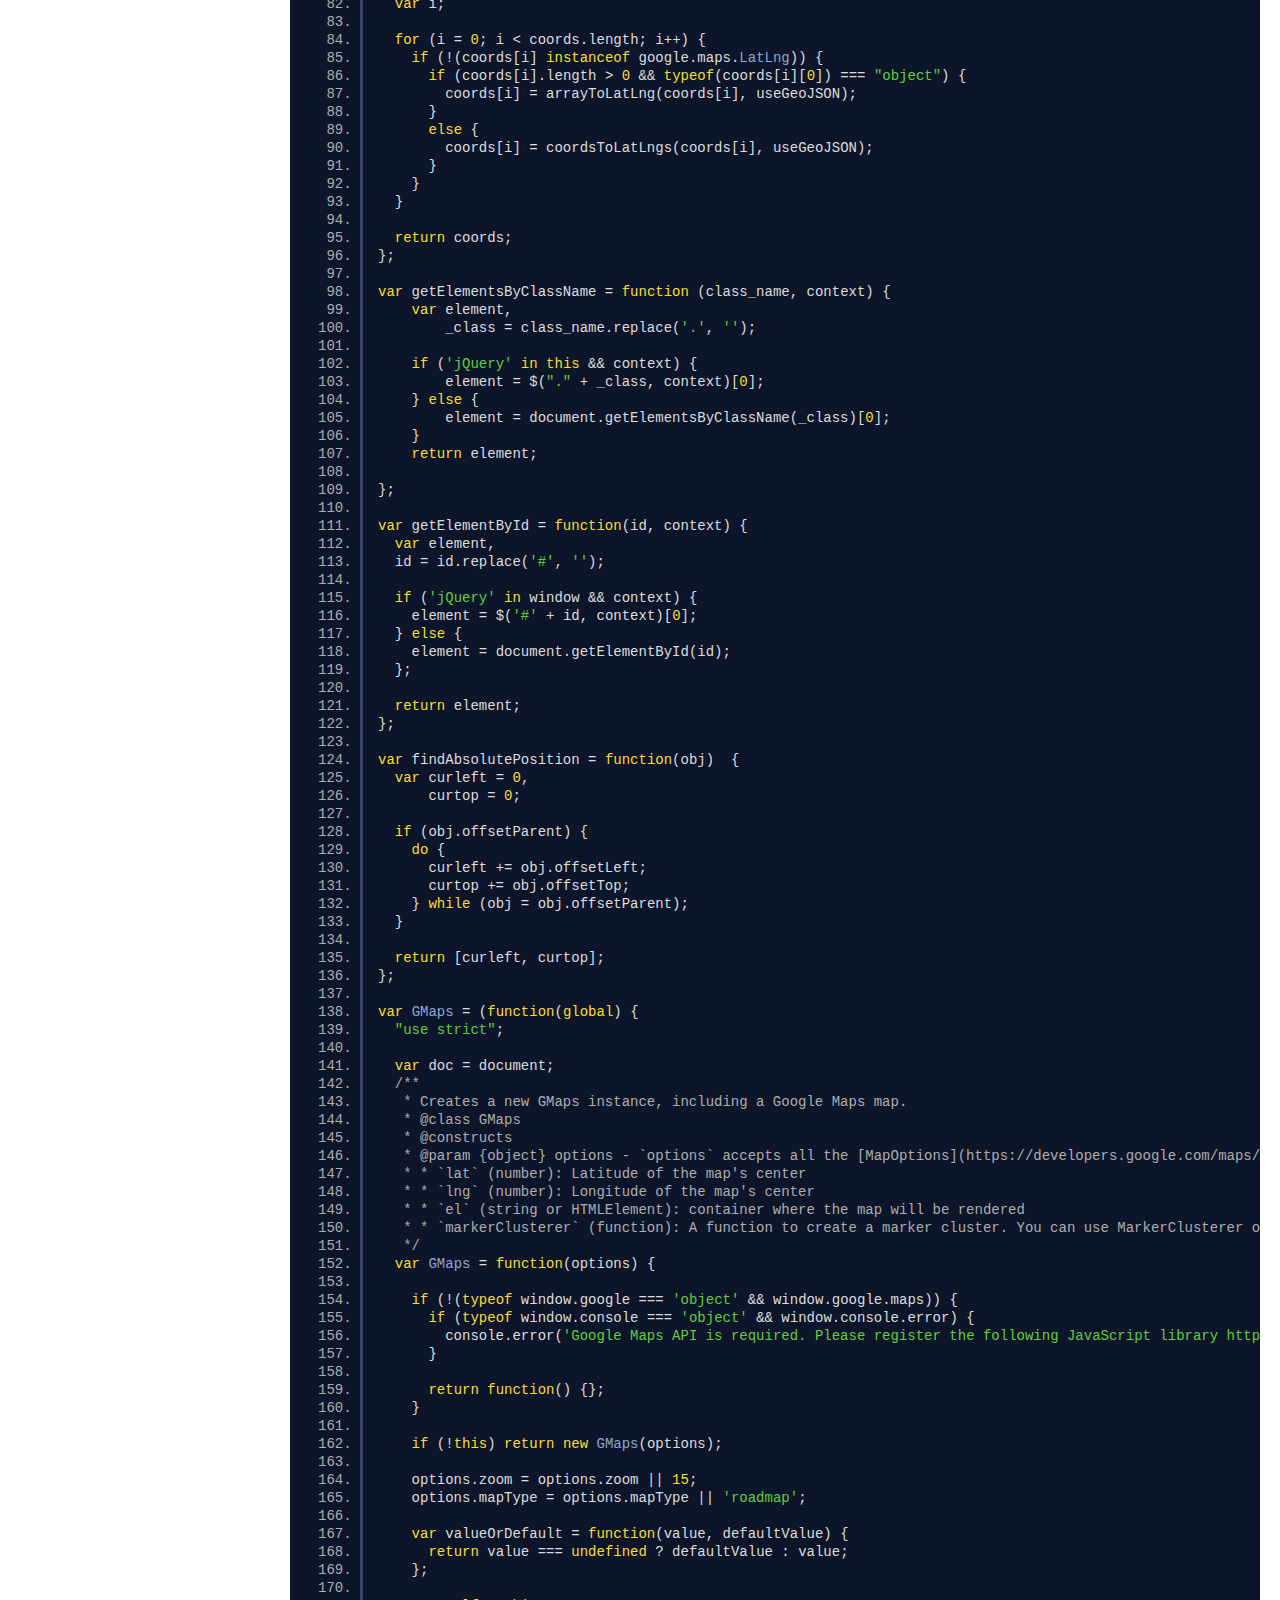
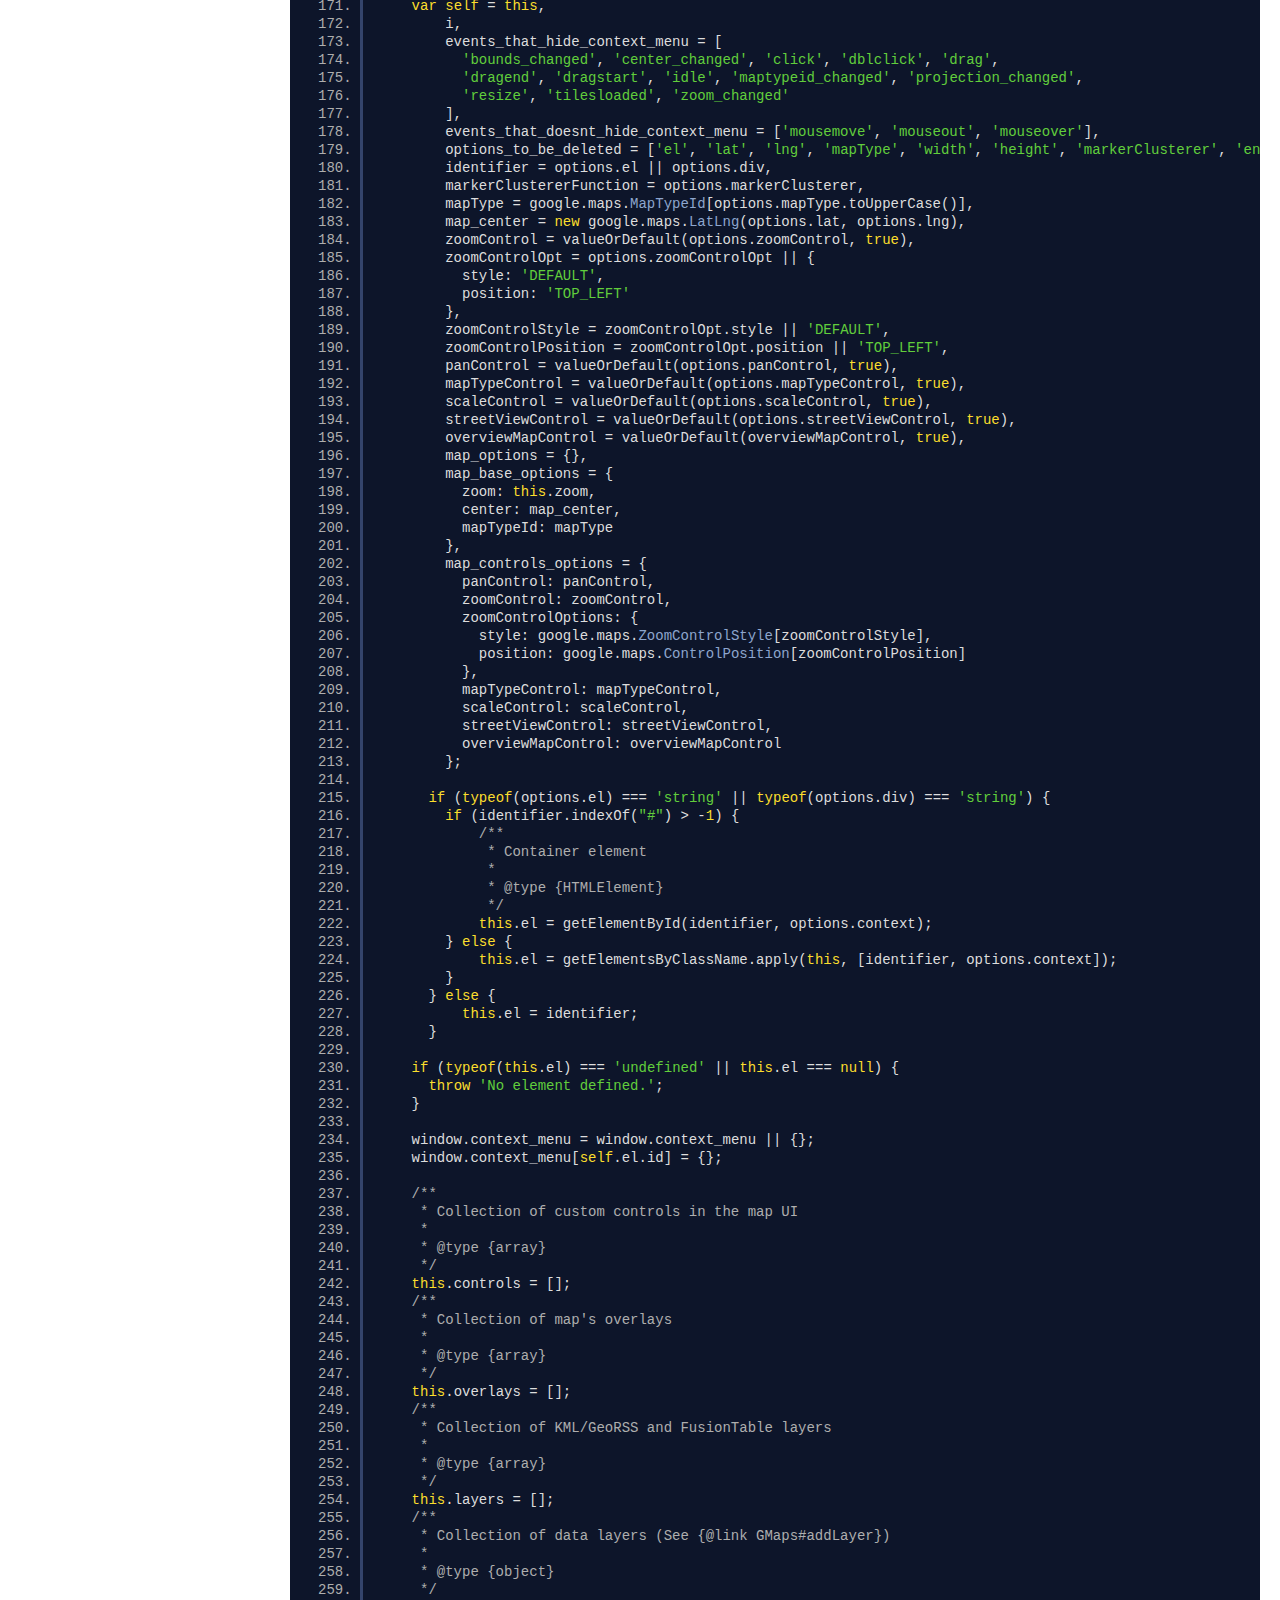
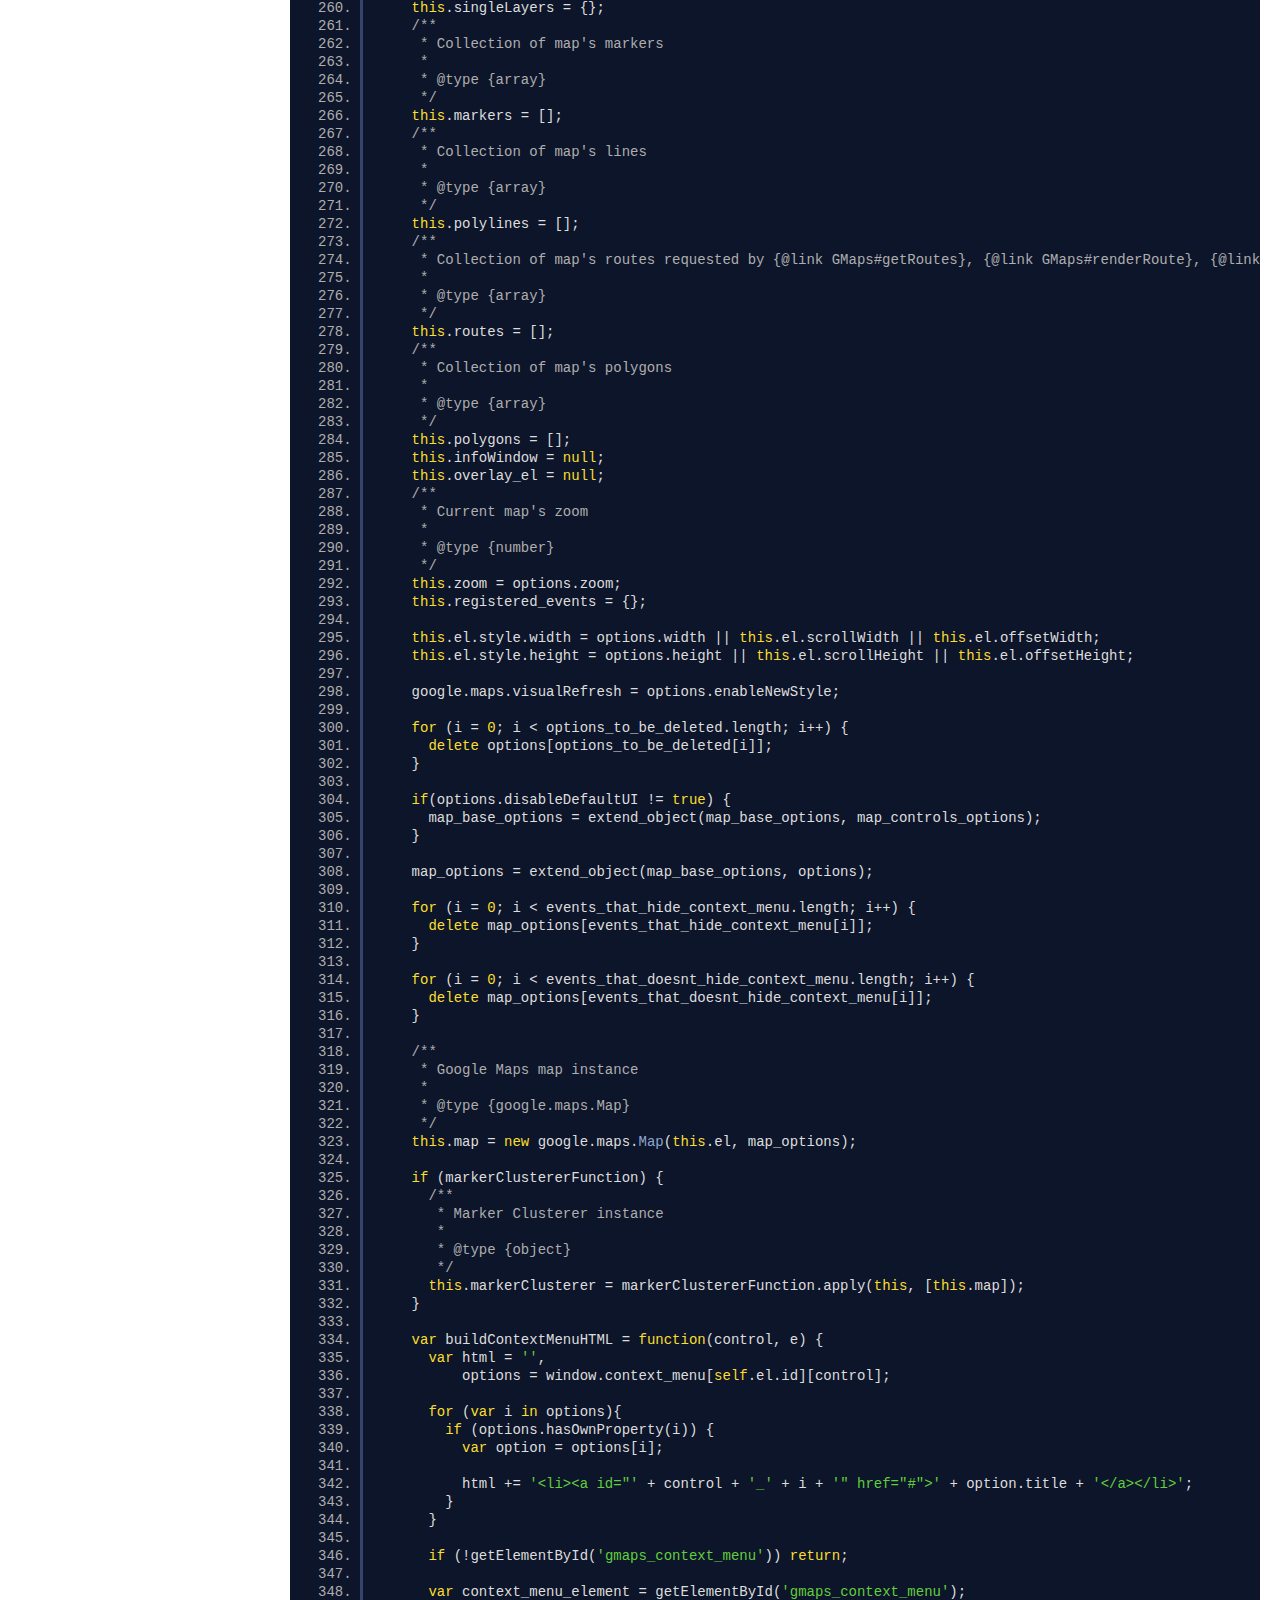
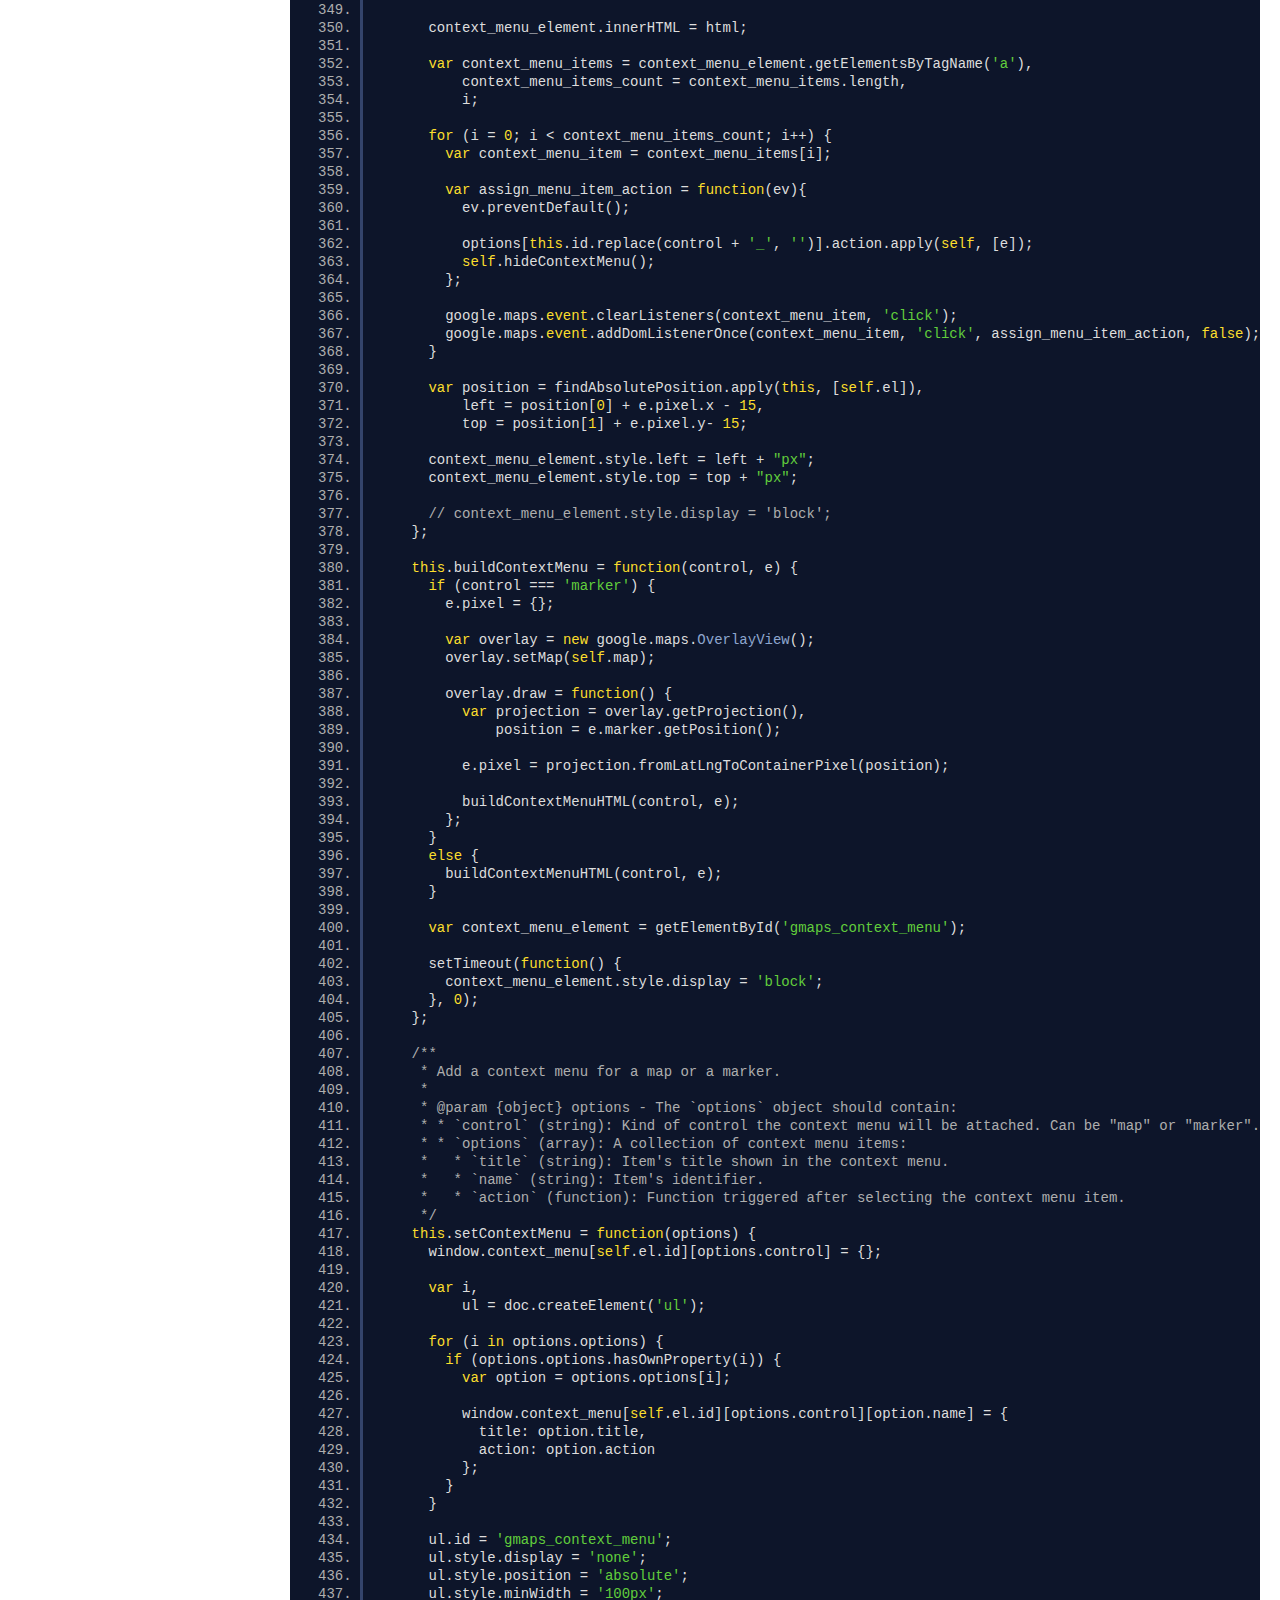
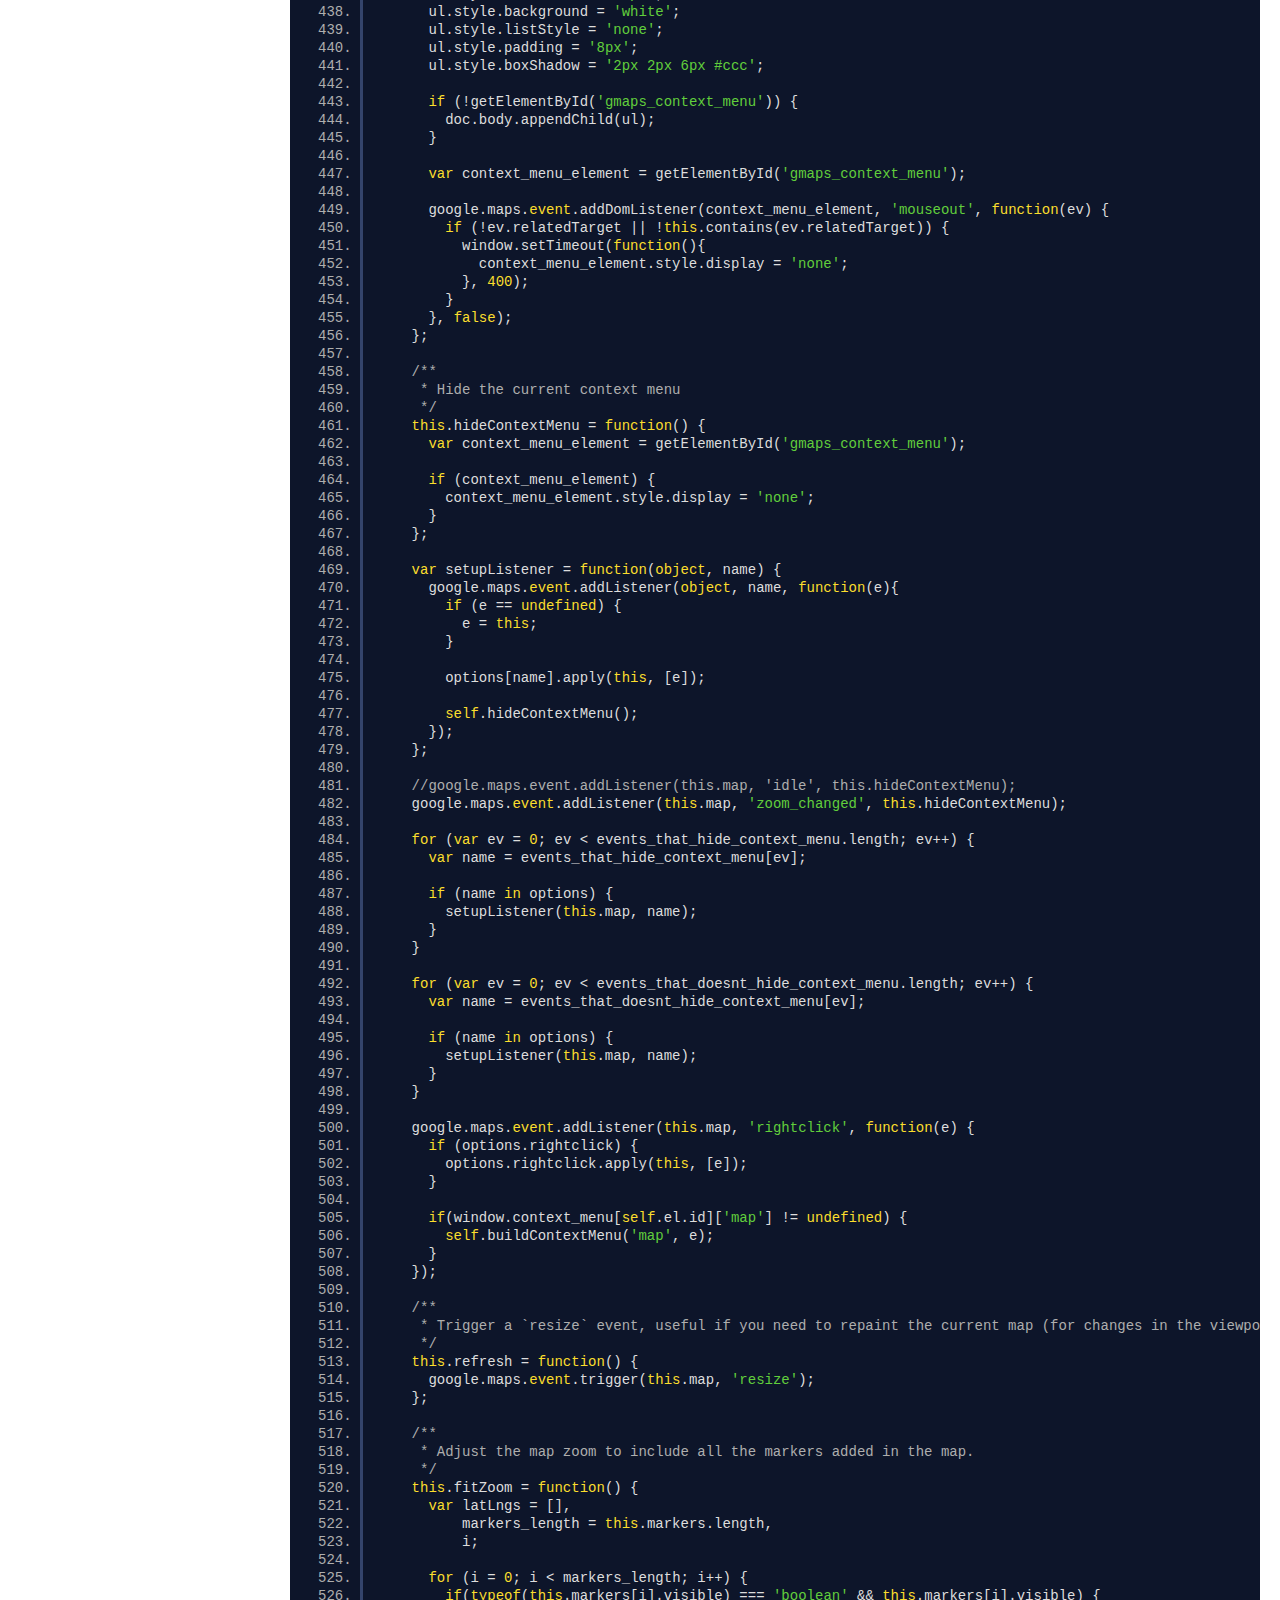
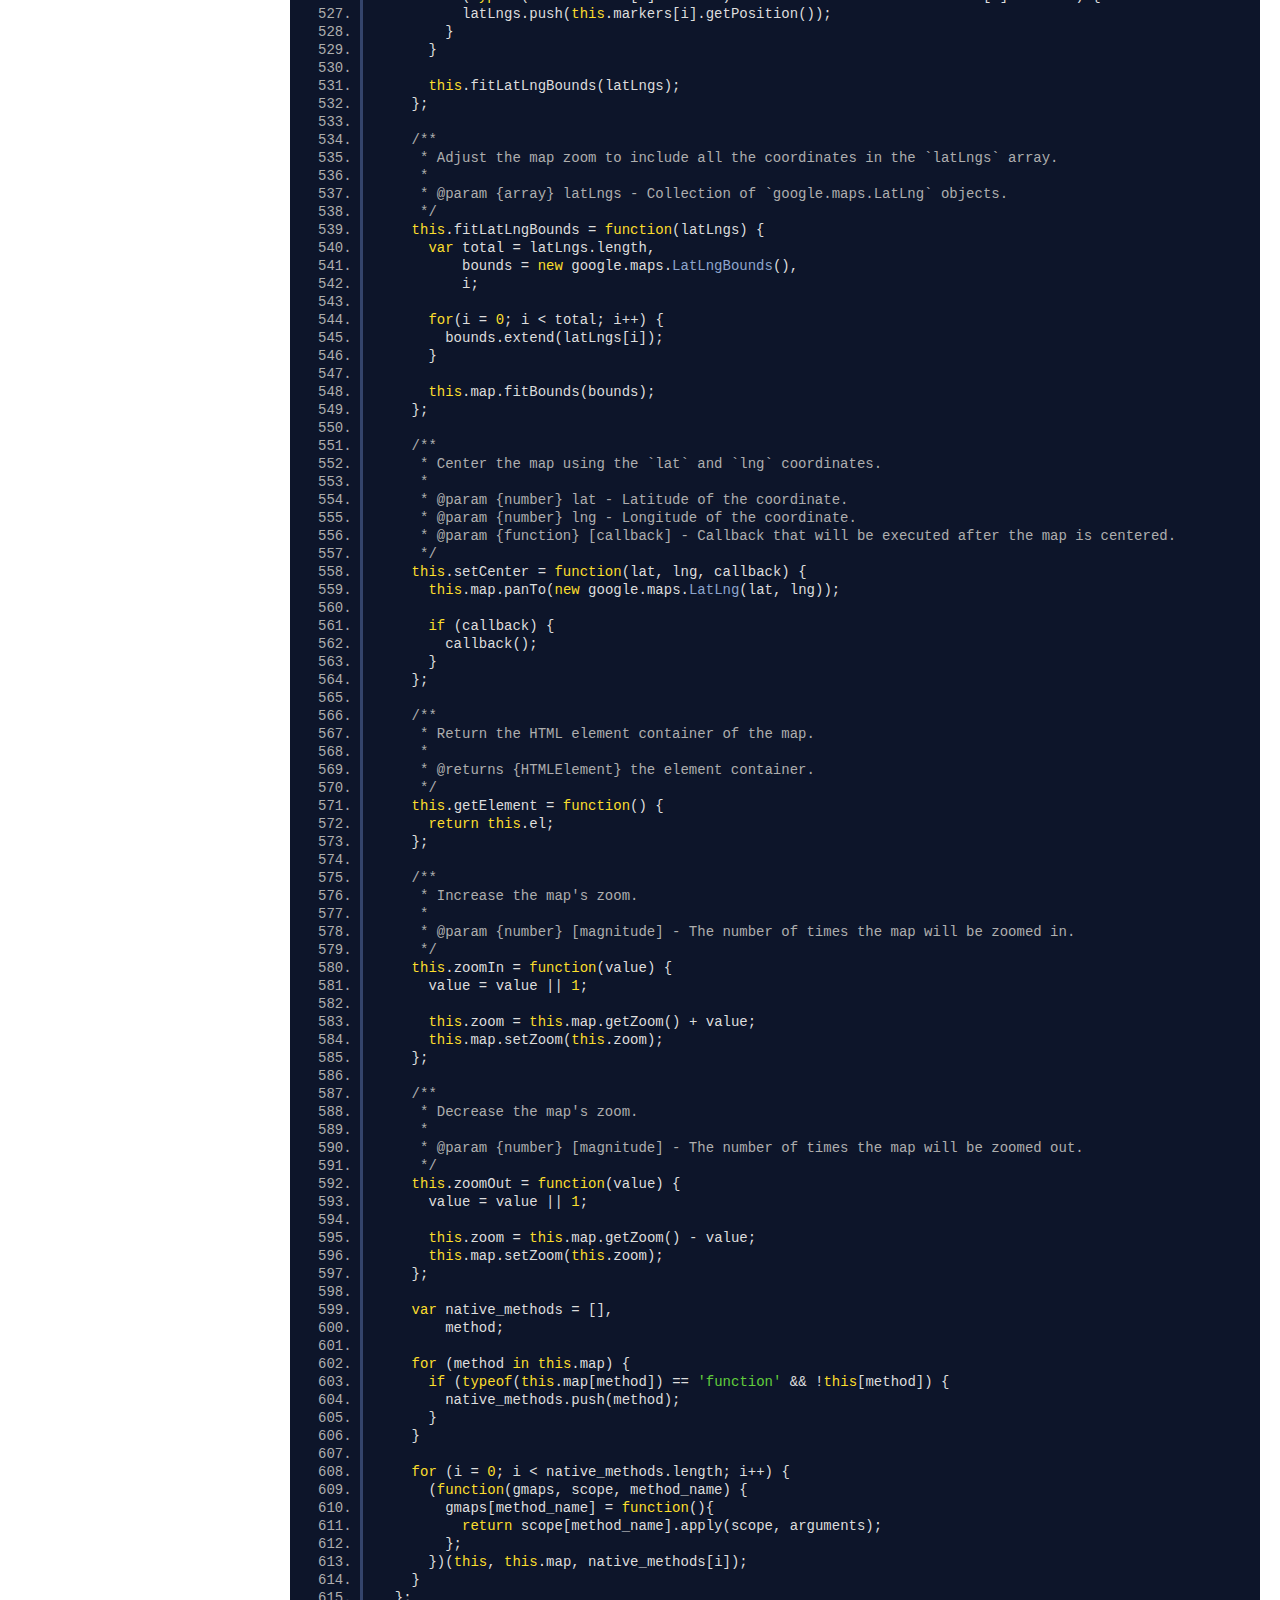
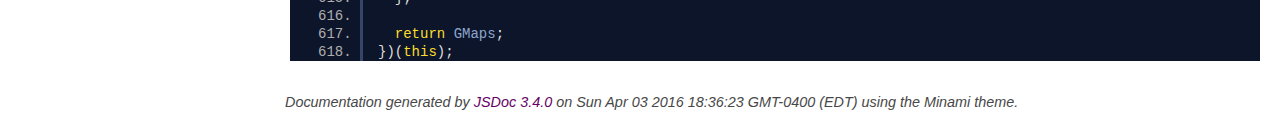
<file: gmap/gmaps-master/docs/gmaps.core.js.html>
<!DOCTYPE html>
<html lang="en">
<head>
    <meta charset="utf-8">
    <title>gmaps.core.js - Documentation</title>

    <script src="scripts/prettify/prettify.js"></script>
    <script src="scripts/prettify/lang-css.js"></script>
    <!--[if lt IE 9]>
      <script src="//html5shiv.googlecode.com/svn/trunk/html5.js"></script>
    <![endif]-->
    <link type="text/css" rel="stylesheet" href="https://code.ionicframework.com/ionicons/2.0.1/css/ionicons.min.css">
    <link type="text/css" rel="stylesheet" href="styles/prettify.css">
    <link type="text/css" rel="stylesheet" href="styles/jsdoc.css">
</head>
<body>

<input type="checkbox" id="nav-trigger" class="nav-trigger" />
<label for="nav-trigger" class="navicon-button x">
  <div class="navicon"></div>
</label>

<label for="nav-trigger" class="overlay"></label>

<nav>
    <h2><a href="index.html">Home</a></h2><h3>Classes</h3><ul><li><a href="GMaps.html">GMaps</a><ul class='methods'><li data-type='method'><a href="GMaps.html#addControl">addControl</a></li><li data-type='method'><a href="GMaps.html#fitLatLngBounds">fitLatLngBounds</a></li><li data-type='method'><a href="GMaps.html#fitZoom">fitZoom</a></li><li data-type='method'><a href="GMaps.html#getElement">getElement</a></li><li data-type='method'><a href="GMaps.html#hideContextMenu">hideContextMenu</a></li><li data-type='method'><a href="GMaps.html#refresh">refresh</a></li><li data-type='method'><a href="GMaps.html#removeControl">removeControl</a></li><li data-type='method'><a href="GMaps.html#setCenter">setCenter</a></li><li data-type='method'><a href="GMaps.html#setContextMenu">setContextMenu</a></li><li data-type='method'><a href="GMaps.html#zoomIn">zoomIn</a></li><li data-type='method'><a href="GMaps.html#zoomOut">zoomOut</a></li></ul></li></ul>
</nav>

<div id="main">
    
    <h1 class="page-title">gmaps.core.js</h1>
    

    



    
    <section>
        <article>
            <pre class="prettyprint source linenums"><code>var extend_object = function(obj, new_obj) {
  var name;

  if (obj === new_obj) {
    return obj;
  }

  for (name in new_obj) {
    if (new_obj[name] !== undefined) {
      obj[name] = new_obj[name];
    }
  }

  return obj;
};

var replace_object = function(obj, replace) {
  var name;

  if (obj === replace) {
    return obj;
  }

  for (name in replace) {
    if (obj[name] != undefined) {
      obj[name] = replace[name];
    }
  }

  return obj;
};

var array_map = function(array, callback) {
  var original_callback_params = Array.prototype.slice.call(arguments, 2),
      array_return = [],
      array_length = array.length,
      i;

  if (Array.prototype.map &amp;&amp; array.map === Array.prototype.map) {
    array_return = Array.prototype.map.call(array, function(item) {
      var callback_params = original_callback_params.slice(0);
      callback_params.splice(0, 0, item);

      return callback.apply(this, callback_params);
    });
  }
  else {
    for (i = 0; i &lt; array_length; i++) {
      callback_params = original_callback_params;
      callback_params.splice(0, 0, array[i]);
      array_return.push(callback.apply(this, callback_params));
    }
  }

  return array_return;
};

var array_flat = function(array) {
  var new_array = [],
      i;

  for (i = 0; i &lt; array.length; i++) {
    new_array = new_array.concat(array[i]);
  }

  return new_array;
};

var coordsToLatLngs = function(coords, useGeoJSON) {
  var first_coord = coords[0],
      second_coord = coords[1];

  if (useGeoJSON) {
    first_coord = coords[1];
    second_coord = coords[0];
  }

  return new google.maps.LatLng(first_coord, second_coord);
};

var arrayToLatLng = function(coords, useGeoJSON) {
  var i;

  for (i = 0; i &lt; coords.length; i++) {
    if (!(coords[i] instanceof google.maps.LatLng)) {
      if (coords[i].length > 0 &amp;&amp; typeof(coords[i][0]) === "object") {
        coords[i] = arrayToLatLng(coords[i], useGeoJSON);
      }
      else {
        coords[i] = coordsToLatLngs(coords[i], useGeoJSON);
      }
    }
  }

  return coords;
};

var getElementsByClassName = function (class_name, context) {
    var element,
        _class = class_name.replace('.', '');

    if ('jQuery' in this &amp;&amp; context) {
        element = $("." + _class, context)[0];
    } else {
        element = document.getElementsByClassName(_class)[0];
    }
    return element;

};

var getElementById = function(id, context) {
  var element,
  id = id.replace('#', '');

  if ('jQuery' in window &amp;&amp; context) {
    element = $('#' + id, context)[0];
  } else {
    element = document.getElementById(id);
  };

  return element;
};

var findAbsolutePosition = function(obj)  {
  var curleft = 0,
      curtop = 0;

  if (obj.offsetParent) {
    do {
      curleft += obj.offsetLeft;
      curtop += obj.offsetTop;
    } while (obj = obj.offsetParent);
  }

  return [curleft, curtop];
};

var GMaps = (function(global) {
  "use strict";

  var doc = document;
  /**
   * Creates a new GMaps instance, including a Google Maps map.
   * @class GMaps
   * @constructs
   * @param {object} options - `options` accepts all the [MapOptions](https://developers.google.com/maps/documentation/javascript/reference#MapOptions) and [events](https://developers.google.com/maps/documentation/javascript/reference#Map) listed in the Google Maps API. Also accepts:
   * * `lat` (number): Latitude of the map's center
   * * `lng` (number): Longitude of the map's center
   * * `el` (string or HTMLElement): container where the map will be rendered
   * * `markerClusterer` (function): A function to create a marker cluster. You can use MarkerClusterer or MarkerClustererPlus.
   */
  var GMaps = function(options) {

    if (!(typeof window.google === 'object' &amp;&amp; window.google.maps)) {
      if (typeof window.console === 'object' &amp;&amp; window.console.error) {
        console.error('Google Maps API is required. Please register the following JavaScript library https://maps.googleapis.com/maps/api/js.');
      }

      return function() {};
    }

    if (!this) return new GMaps(options);

    options.zoom = options.zoom || 15;
    options.mapType = options.mapType || 'roadmap';

    var valueOrDefault = function(value, defaultValue) {
      return value === undefined ? defaultValue : value;
    };

    var self = this,
        i,
        events_that_hide_context_menu = [
          'bounds_changed', 'center_changed', 'click', 'dblclick', 'drag',
          'dragend', 'dragstart', 'idle', 'maptypeid_changed', 'projection_changed',
          'resize', 'tilesloaded', 'zoom_changed'
        ],
        events_that_doesnt_hide_context_menu = ['mousemove', 'mouseout', 'mouseover'],
        options_to_be_deleted = ['el', 'lat', 'lng', 'mapType', 'width', 'height', 'markerClusterer', 'enableNewStyle'],
        identifier = options.el || options.div,
        markerClustererFunction = options.markerClusterer,
        mapType = google.maps.MapTypeId[options.mapType.toUpperCase()],
        map_center = new google.maps.LatLng(options.lat, options.lng),
        zoomControl = valueOrDefault(options.zoomControl, true),
        zoomControlOpt = options.zoomControlOpt || {
          style: 'DEFAULT',
          position: 'TOP_LEFT'
        },
        zoomControlStyle = zoomControlOpt.style || 'DEFAULT',
        zoomControlPosition = zoomControlOpt.position || 'TOP_LEFT',
        panControl = valueOrDefault(options.panControl, true),
        mapTypeControl = valueOrDefault(options.mapTypeControl, true),
        scaleControl = valueOrDefault(options.scaleControl, true),
        streetViewControl = valueOrDefault(options.streetViewControl, true),
        overviewMapControl = valueOrDefault(overviewMapControl, true),
        map_options = {},
        map_base_options = {
          zoom: this.zoom,
          center: map_center,
          mapTypeId: mapType
        },
        map_controls_options = {
          panControl: panControl,
          zoomControl: zoomControl,
          zoomControlOptions: {
            style: google.maps.ZoomControlStyle[zoomControlStyle],
            position: google.maps.ControlPosition[zoomControlPosition]
          },
          mapTypeControl: mapTypeControl,
          scaleControl: scaleControl,
          streetViewControl: streetViewControl,
          overviewMapControl: overviewMapControl
        };

      if (typeof(options.el) === 'string' || typeof(options.div) === 'string') {
        if (identifier.indexOf("#") > -1) {
            /**
             * Container element
             *
             * @type {HTMLElement}
             */
            this.el = getElementById(identifier, options.context);
        } else {
            this.el = getElementsByClassName.apply(this, [identifier, options.context]);
        }
      } else {
          this.el = identifier;
      }

    if (typeof(this.el) === 'undefined' || this.el === null) {
      throw 'No element defined.';
    }

    window.context_menu = window.context_menu || {};
    window.context_menu[self.el.id] = {};

    /**
     * Collection of custom controls in the map UI
     *
     * @type {array}
     */
    this.controls = [];
    /**
     * Collection of map's overlays
     *
     * @type {array}
     */
    this.overlays = [];
    /**
     * Collection of KML/GeoRSS and FusionTable layers
     *
     * @type {array}
     */
    this.layers = [];
    /**
     * Collection of data layers (See {@link GMaps#addLayer})
     *
     * @type {object}
     */
    this.singleLayers = {};
    /**
     * Collection of map's markers
     *
     * @type {array}
     */
    this.markers = [];
    /**
     * Collection of map's lines
     *
     * @type {array}
     */
    this.polylines = [];
    /**
     * Collection of map's routes requested by {@link GMaps#getRoutes}, {@link GMaps#renderRoute}, {@link GMaps#drawRoute}, {@link GMaps#travelRoute} or {@link GMaps#drawSteppedRoute}
     *
     * @type {array}
     */
    this.routes = [];
    /**
     * Collection of map's polygons
     *
     * @type {array}
     */
    this.polygons = [];
    this.infoWindow = null;
    this.overlay_el = null;
    /**
     * Current map's zoom
     *
     * @type {number}
     */
    this.zoom = options.zoom;
    this.registered_events = {};

    this.el.style.width = options.width || this.el.scrollWidth || this.el.offsetWidth;
    this.el.style.height = options.height || this.el.scrollHeight || this.el.offsetHeight;

    google.maps.visualRefresh = options.enableNewStyle;

    for (i = 0; i &lt; options_to_be_deleted.length; i++) {
      delete options[options_to_be_deleted[i]];
    }

    if(options.disableDefaultUI != true) {
      map_base_options = extend_object(map_base_options, map_controls_options);
    }

    map_options = extend_object(map_base_options, options);

    for (i = 0; i &lt; events_that_hide_context_menu.length; i++) {
      delete map_options[events_that_hide_context_menu[i]];
    }

    for (i = 0; i &lt; events_that_doesnt_hide_context_menu.length; i++) {
      delete map_options[events_that_doesnt_hide_context_menu[i]];
    }

    /**
     * Google Maps map instance
     *
     * @type {google.maps.Map}
     */
    this.map = new google.maps.Map(this.el, map_options);

    if (markerClustererFunction) {
      /**
       * Marker Clusterer instance
       *
       * @type {object}
       */
      this.markerClusterer = markerClustererFunction.apply(this, [this.map]);
    }

    var buildContextMenuHTML = function(control, e) {
      var html = '',
          options = window.context_menu[self.el.id][control];

      for (var i in options){
        if (options.hasOwnProperty(i)) {
          var option = options[i];

          html += '&lt;li>&lt;a id="' + control + '_' + i + '" href="#">' + option.title + '&lt;/a>&lt;/li>';
        }
      }

      if (!getElementById('gmaps_context_menu')) return;

      var context_menu_element = getElementById('gmaps_context_menu');

      context_menu_element.innerHTML = html;

      var context_menu_items = context_menu_element.getElementsByTagName('a'),
          context_menu_items_count = context_menu_items.length,
          i;

      for (i = 0; i &lt; context_menu_items_count; i++) {
        var context_menu_item = context_menu_items[i];

        var assign_menu_item_action = function(ev){
          ev.preventDefault();

          options[this.id.replace(control + '_', '')].action.apply(self, [e]);
          self.hideContextMenu();
        };

        google.maps.event.clearListeners(context_menu_item, 'click');
        google.maps.event.addDomListenerOnce(context_menu_item, 'click', assign_menu_item_action, false);
      }

      var position = findAbsolutePosition.apply(this, [self.el]),
          left = position[0] + e.pixel.x - 15,
          top = position[1] + e.pixel.y- 15;

      context_menu_element.style.left = left + "px";
      context_menu_element.style.top = top + "px";

      // context_menu_element.style.display = 'block';
    };

    this.buildContextMenu = function(control, e) {
      if (control === 'marker') {
        e.pixel = {};

        var overlay = new google.maps.OverlayView();
        overlay.setMap(self.map);

        overlay.draw = function() {
          var projection = overlay.getProjection(),
              position = e.marker.getPosition();

          e.pixel = projection.fromLatLngToContainerPixel(position);

          buildContextMenuHTML(control, e);
        };
      }
      else {
        buildContextMenuHTML(control, e);
      }

      var context_menu_element = getElementById('gmaps_context_menu');

      setTimeout(function() {
        context_menu_element.style.display = 'block';
      }, 0);
    };

    /**
     * Add a context menu for a map or a marker.
     *
     * @param {object} options - The `options` object should contain:
     * * `control` (string): Kind of control the context menu will be attached. Can be "map" or "marker".
     * * `options` (array): A collection of context menu items:
     *   * `title` (string): Item's title shown in the context menu.
     *   * `name` (string): Item's identifier.
     *   * `action` (function): Function triggered after selecting the context menu item.
     */
    this.setContextMenu = function(options) {
      window.context_menu[self.el.id][options.control] = {};

      var i,
          ul = doc.createElement('ul');

      for (i in options.options) {
        if (options.options.hasOwnProperty(i)) {
          var option = options.options[i];

          window.context_menu[self.el.id][options.control][option.name] = {
            title: option.title,
            action: option.action
          };
        }
      }

      ul.id = 'gmaps_context_menu';
      ul.style.display = 'none';
      ul.style.position = 'absolute';
      ul.style.minWidth = '100px';
      ul.style.background = 'white';
      ul.style.listStyle = 'none';
      ul.style.padding = '8px';
      ul.style.boxShadow = '2px 2px 6px #ccc';

      if (!getElementById('gmaps_context_menu')) {
        doc.body.appendChild(ul);
      }

      var context_menu_element = getElementById('gmaps_context_menu');

      google.maps.event.addDomListener(context_menu_element, 'mouseout', function(ev) {
        if (!ev.relatedTarget || !this.contains(ev.relatedTarget)) {
          window.setTimeout(function(){
            context_menu_element.style.display = 'none';
          }, 400);
        }
      }, false);
    };

    /**
     * Hide the current context menu
     */
    this.hideContextMenu = function() {
      var context_menu_element = getElementById('gmaps_context_menu');

      if (context_menu_element) {
        context_menu_element.style.display = 'none';
      }
    };

    var setupListener = function(object, name) {
      google.maps.event.addListener(object, name, function(e){
        if (e == undefined) {
          e = this;
        }

        options[name].apply(this, [e]);

        self.hideContextMenu();
      });
    };

    //google.maps.event.addListener(this.map, 'idle', this.hideContextMenu);
    google.maps.event.addListener(this.map, 'zoom_changed', this.hideContextMenu);

    for (var ev = 0; ev &lt; events_that_hide_context_menu.length; ev++) {
      var name = events_that_hide_context_menu[ev];

      if (name in options) {
        setupListener(this.map, name);
      }
    }

    for (var ev = 0; ev &lt; events_that_doesnt_hide_context_menu.length; ev++) {
      var name = events_that_doesnt_hide_context_menu[ev];

      if (name in options) {
        setupListener(this.map, name);
      }
    }

    google.maps.event.addListener(this.map, 'rightclick', function(e) {
      if (options.rightclick) {
        options.rightclick.apply(this, [e]);
      }

      if(window.context_menu[self.el.id]['map'] != undefined) {
        self.buildContextMenu('map', e);
      }
    });

    /**
     * Trigger a `resize` event, useful if you need to repaint the current map (for changes in the viewport or display / hide actions).
     */
    this.refresh = function() {
      google.maps.event.trigger(this.map, 'resize');
    };

    /**
     * Adjust the map zoom to include all the markers added in the map.
     */
    this.fitZoom = function() {
      var latLngs = [],
          markers_length = this.markers.length,
          i;

      for (i = 0; i &lt; markers_length; i++) {
        if(typeof(this.markers[i].visible) === 'boolean' &amp;&amp; this.markers[i].visible) {
          latLngs.push(this.markers[i].getPosition());
        }
      }

      this.fitLatLngBounds(latLngs);
    };

    /**
     * Adjust the map zoom to include all the coordinates in the `latLngs` array.
     *
     * @param {array} latLngs - Collection of `google.maps.LatLng` objects.
     */
    this.fitLatLngBounds = function(latLngs) {
      var total = latLngs.length,
          bounds = new google.maps.LatLngBounds(),
          i;

      for(i = 0; i &lt; total; i++) {
        bounds.extend(latLngs[i]);
      }

      this.map.fitBounds(bounds);
    };

    /**
     * Center the map using the `lat` and `lng` coordinates.
     *
     * @param {number} lat - Latitude of the coordinate.
     * @param {number} lng - Longitude of the coordinate.
     * @param {function} [callback] - Callback that will be executed after the map is centered.
     */
    this.setCenter = function(lat, lng, callback) {
      this.map.panTo(new google.maps.LatLng(lat, lng));

      if (callback) {
        callback();
      }
    };

    /**
     * Return the HTML element container of the map.
     *
     * @returns {HTMLElement} the element container.
     */
    this.getElement = function() {
      return this.el;
    };

    /**
     * Increase the map's zoom.
     *
     * @param {number} [magnitude] - The number of times the map will be zoomed in.
     */
    this.zoomIn = function(value) {
      value = value || 1;

      this.zoom = this.map.getZoom() + value;
      this.map.setZoom(this.zoom);
    };

    /**
     * Decrease the map's zoom.
     *
     * @param {number} [magnitude] - The number of times the map will be zoomed out.
     */
    this.zoomOut = function(value) {
      value = value || 1;

      this.zoom = this.map.getZoom() - value;
      this.map.setZoom(this.zoom);
    };

    var native_methods = [],
        method;

    for (method in this.map) {
      if (typeof(this.map[method]) == 'function' &amp;&amp; !this[method]) {
        native_methods.push(method);
      }
    }

    for (i = 0; i &lt; native_methods.length; i++) {
      (function(gmaps, scope, method_name) {
        gmaps[method_name] = function(){
          return scope[method_name].apply(scope, arguments);
        };
      })(this, this.map, native_methods[i]);
    }
  };

  return GMaps;
})(this);
</code></pre>
        </article>
    </section>




</div>

<br class="clear">

<footer>
    Documentation generated by <a href="https://github.com/jsdoc3/jsdoc">JSDoc 3.4.0</a> on Sun Apr 03 2016 18:36:23 GMT-0400 (EDT) using the Minami theme.
</footer>

<script>prettyPrint();</script>
<script src="scripts/linenumber.js"></script>
</body>
</html>
</file>
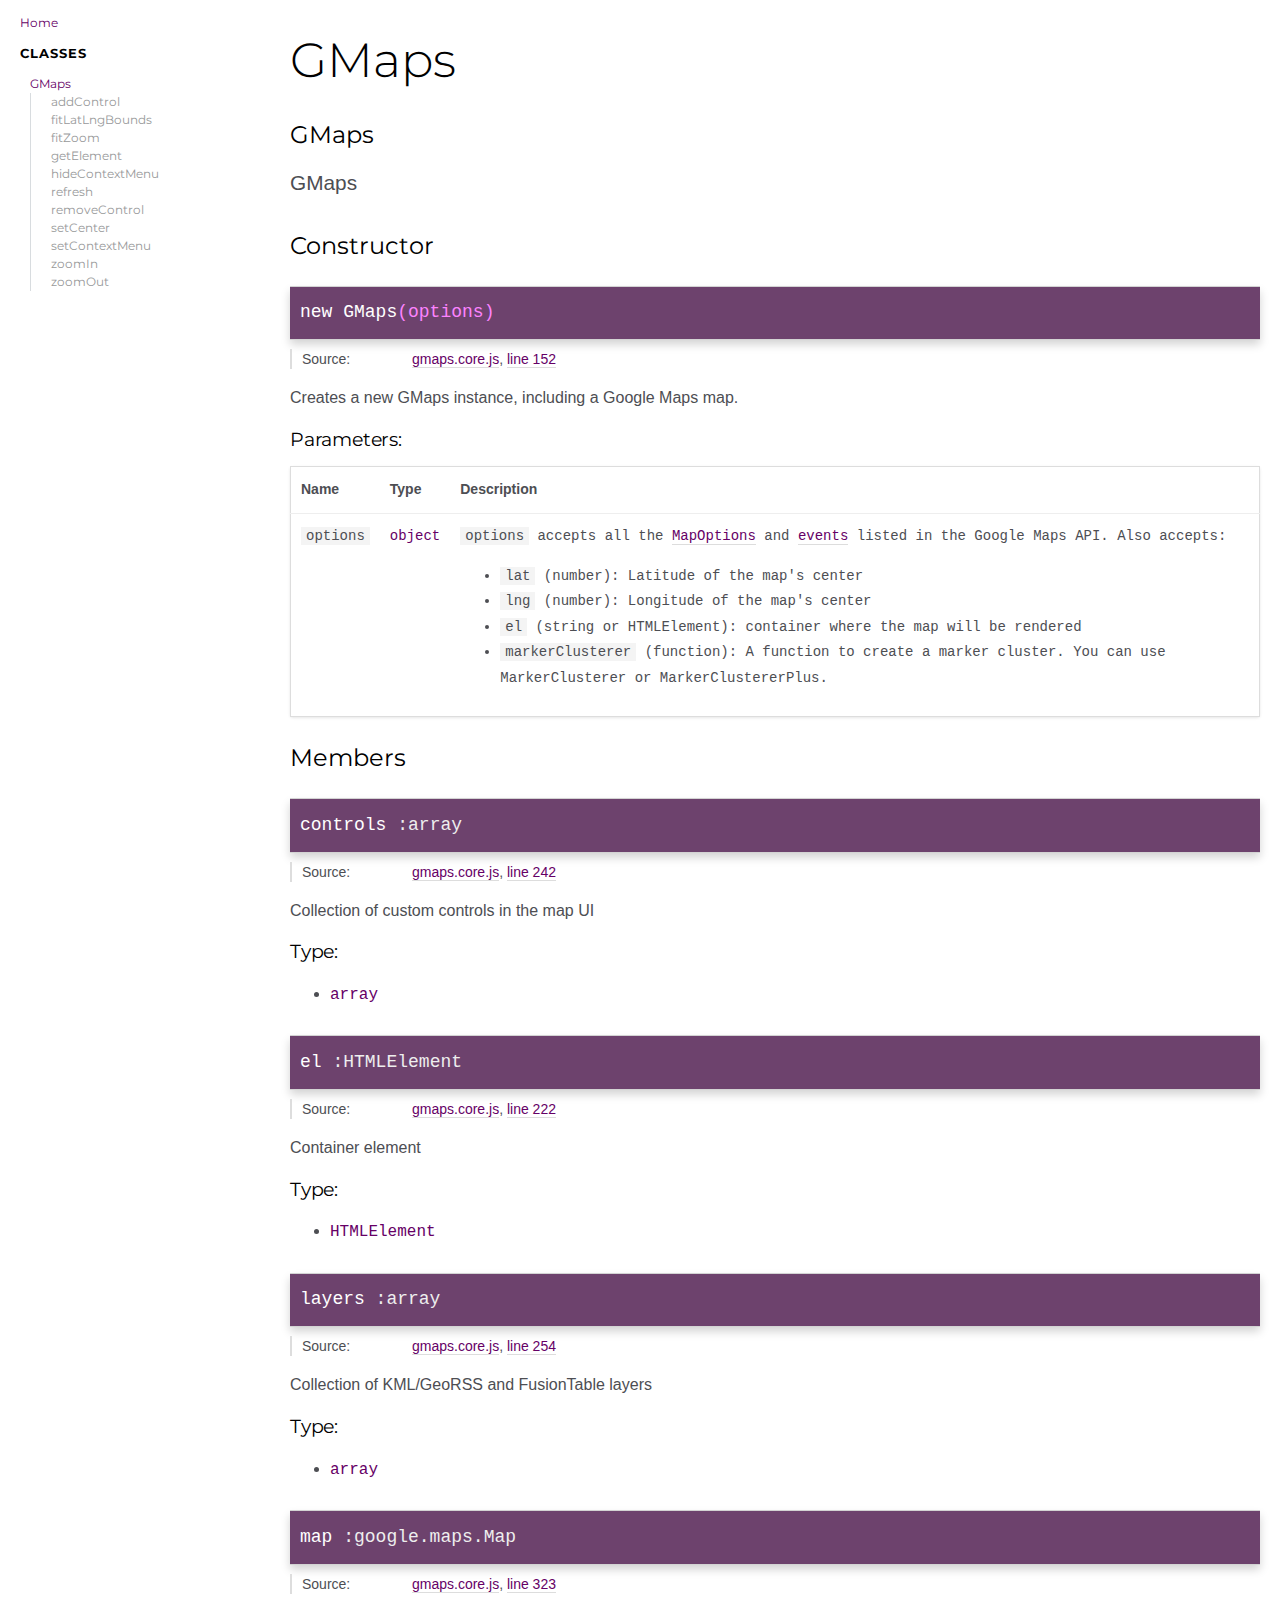
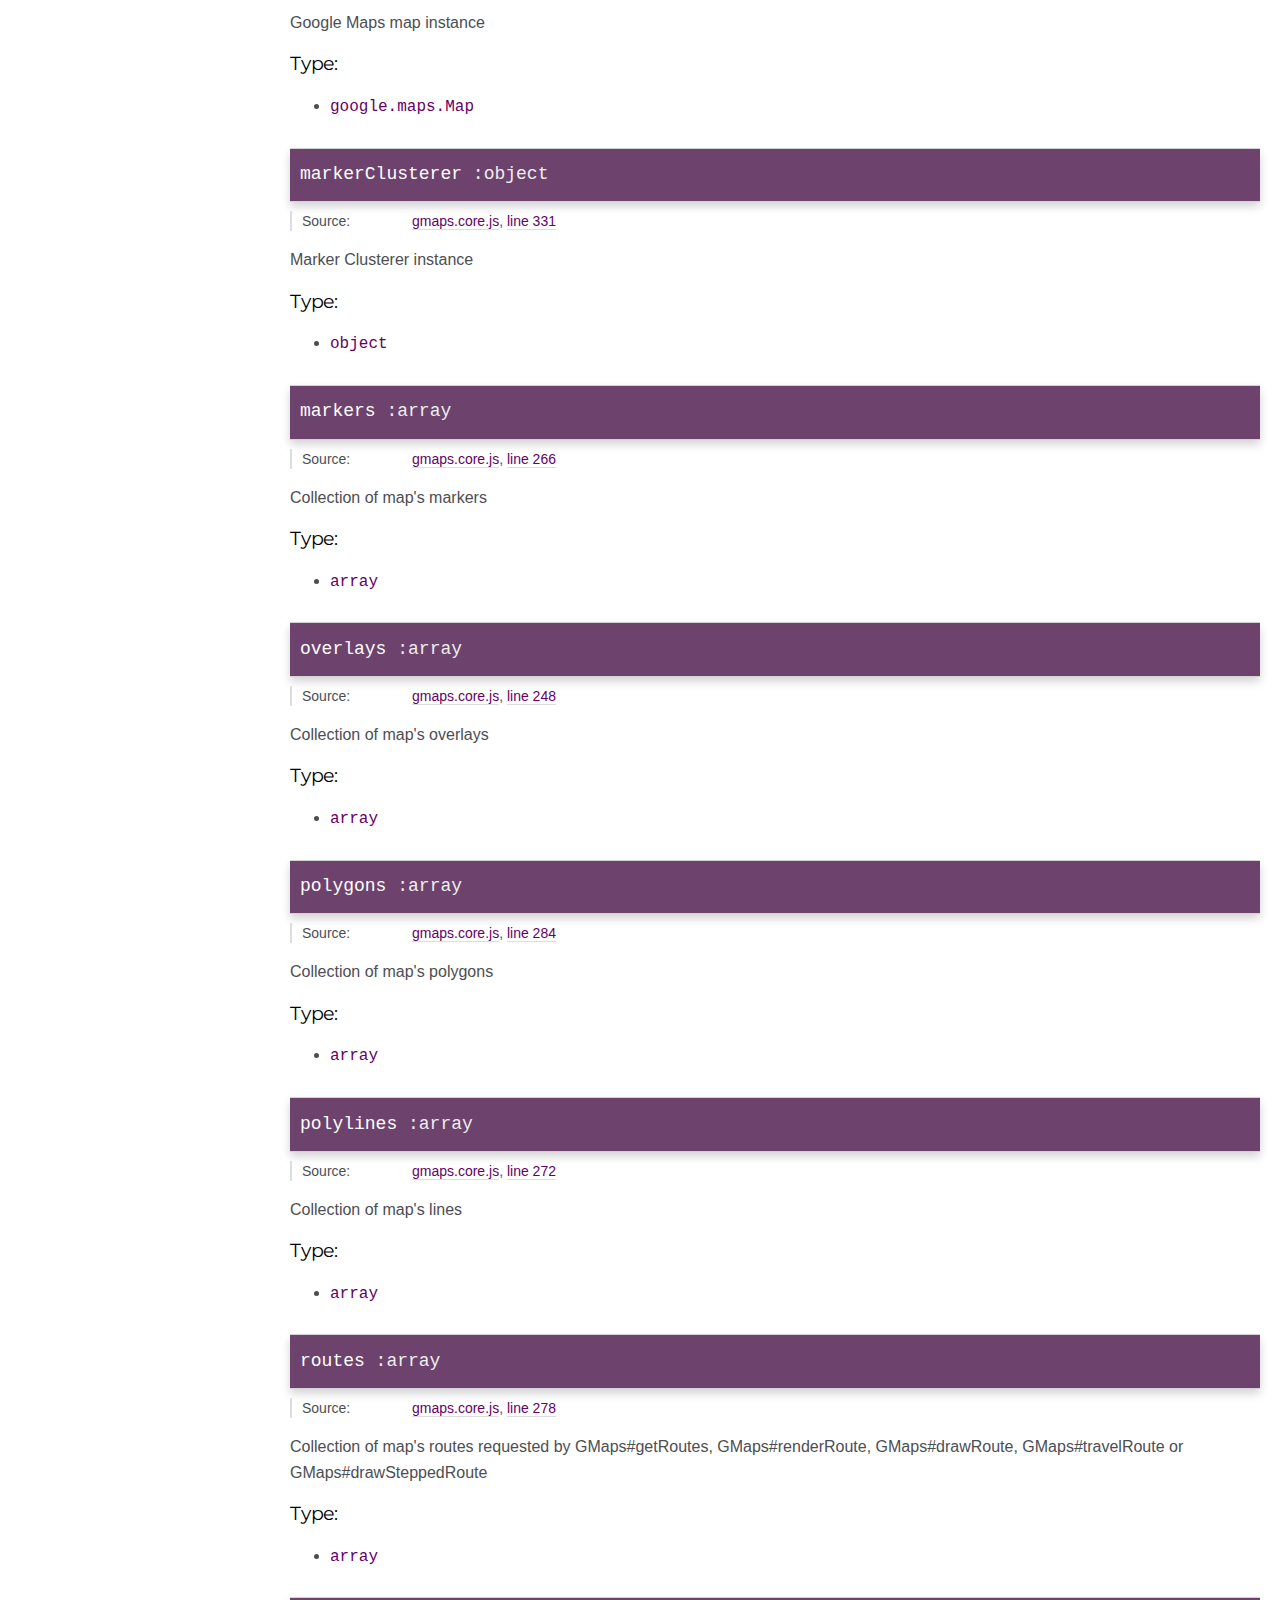
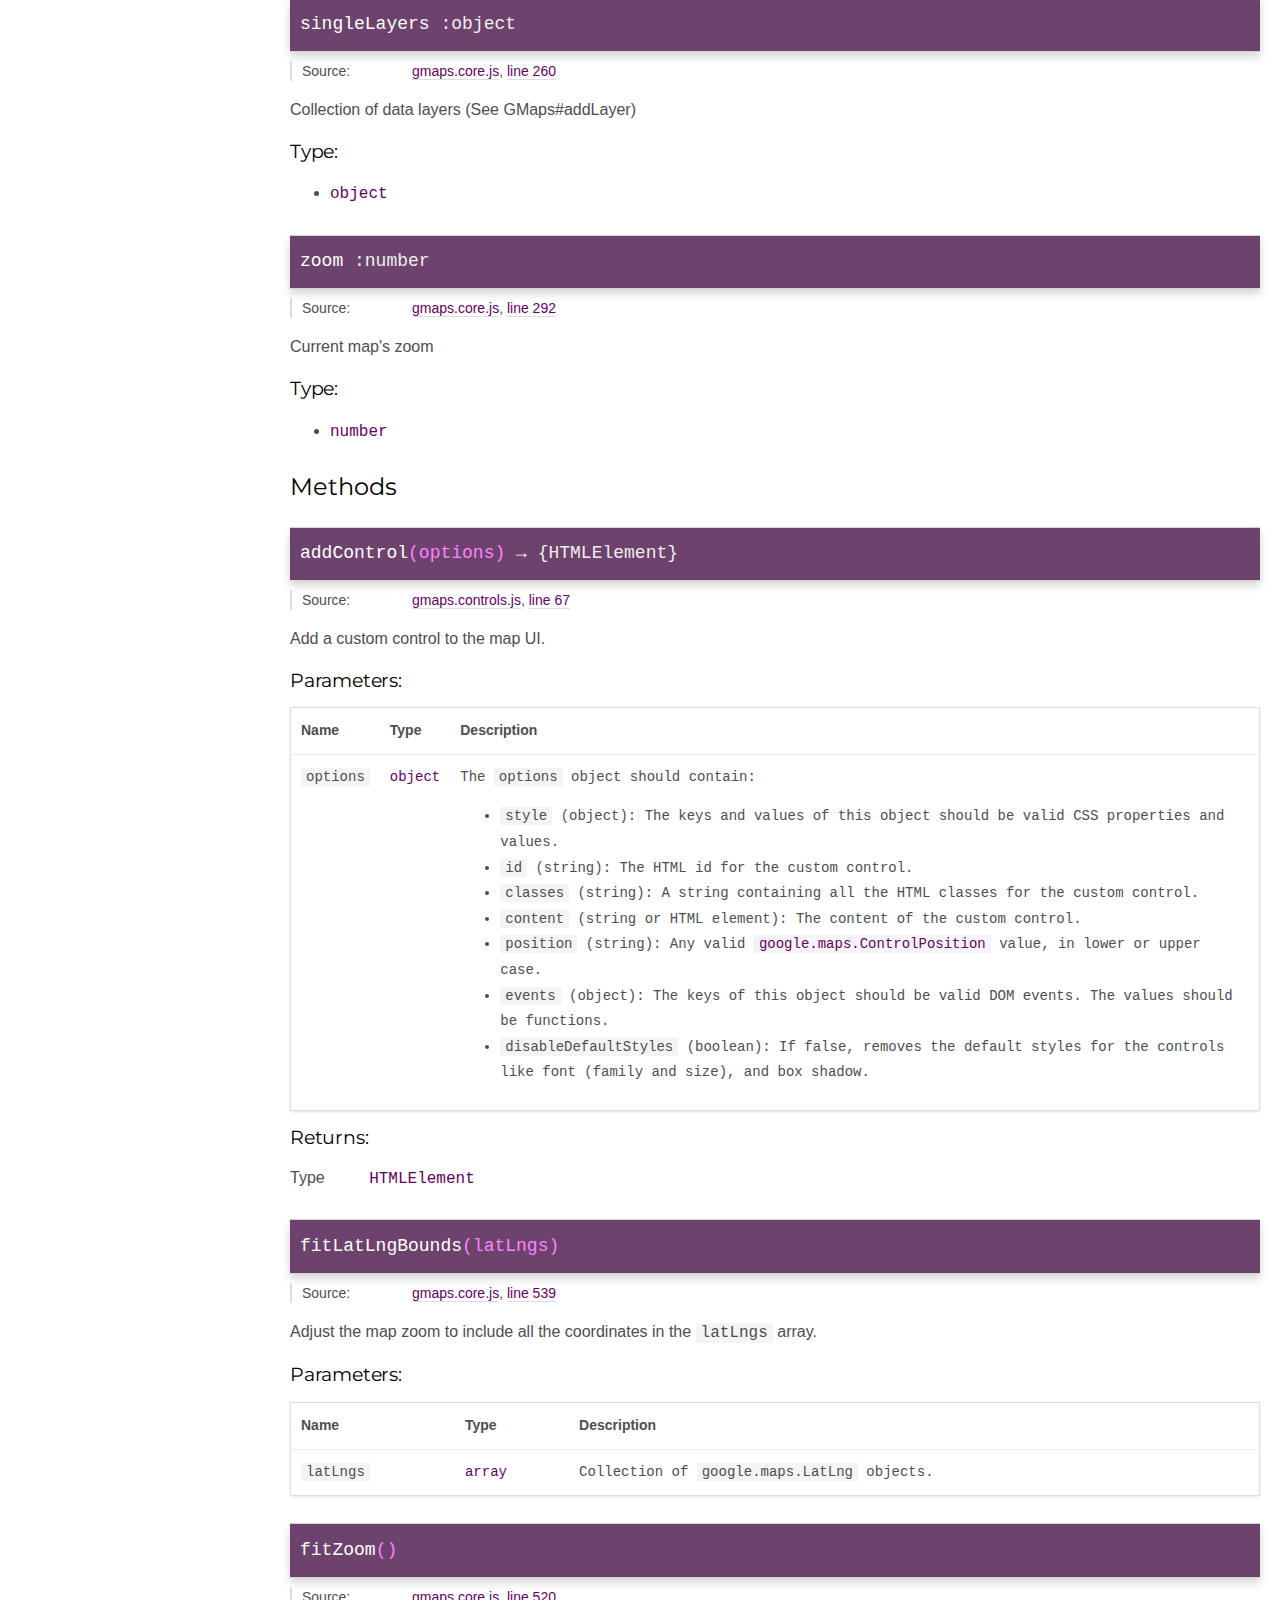
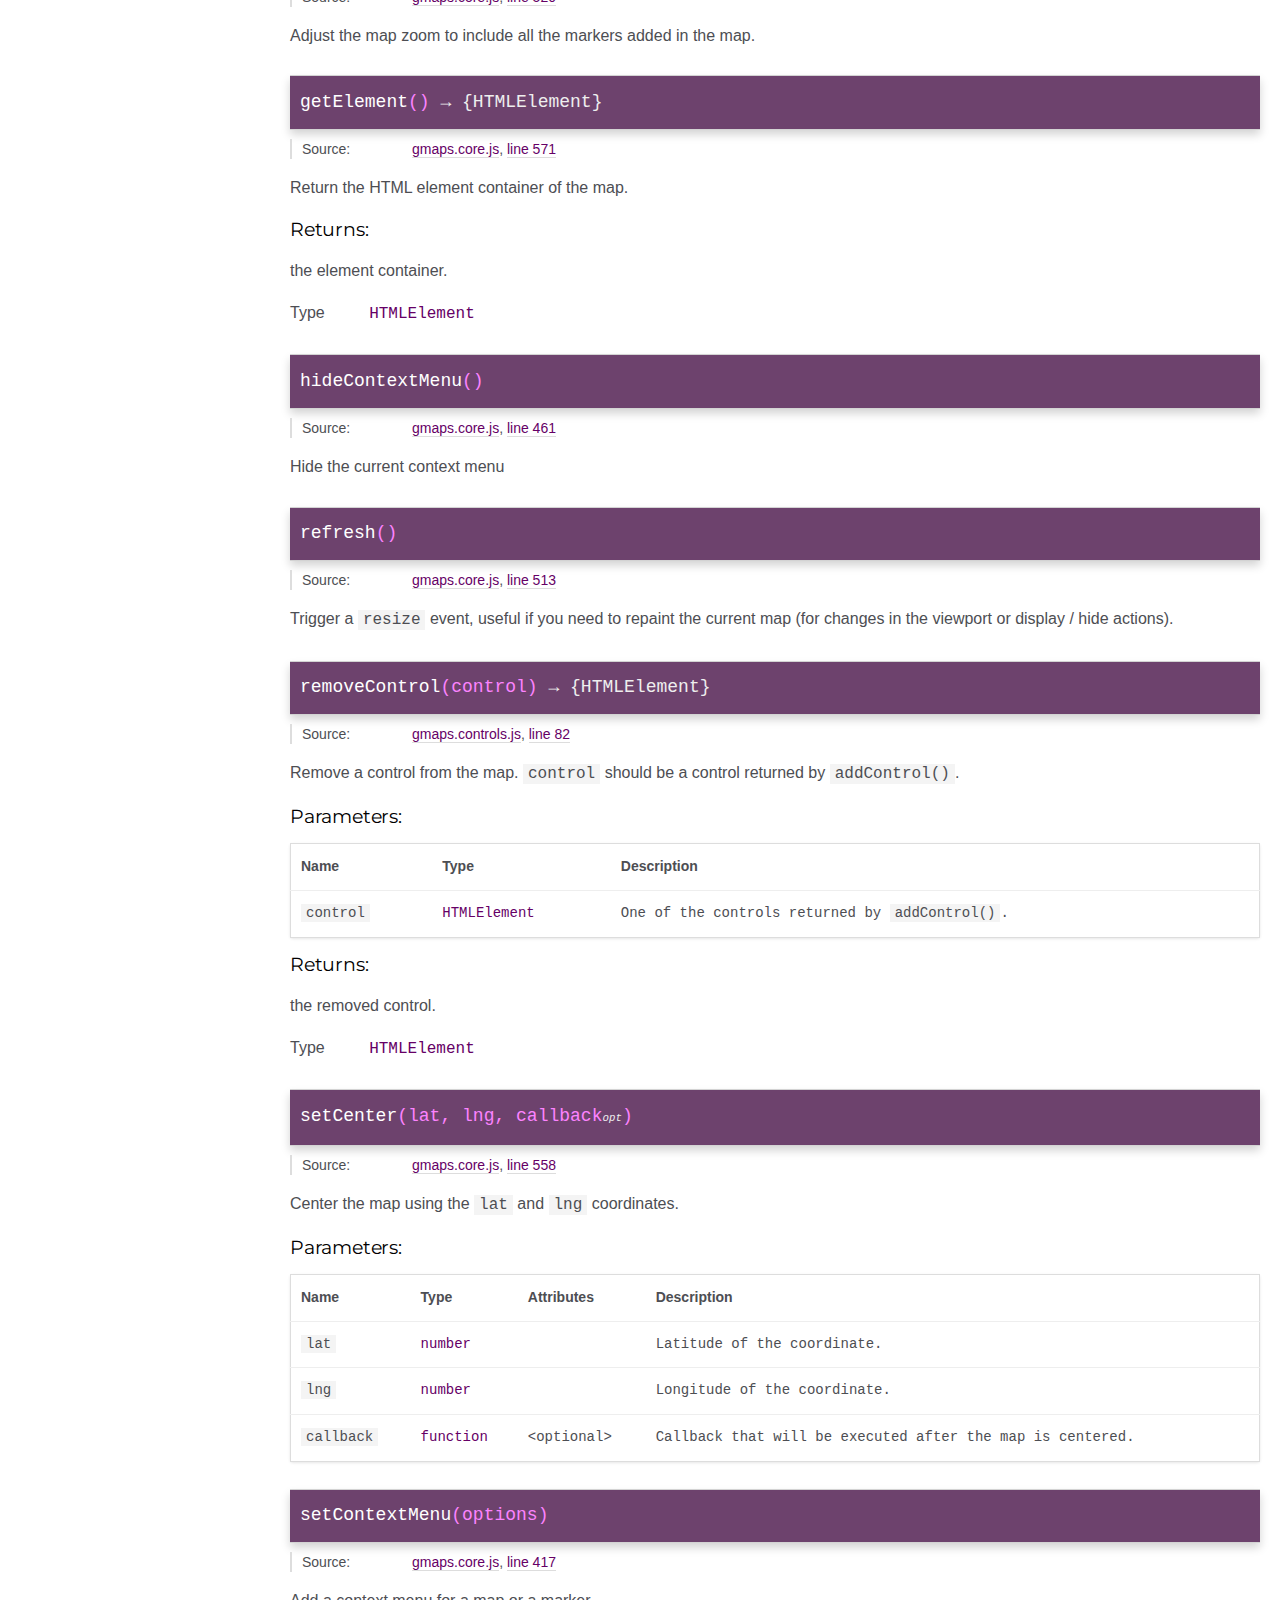
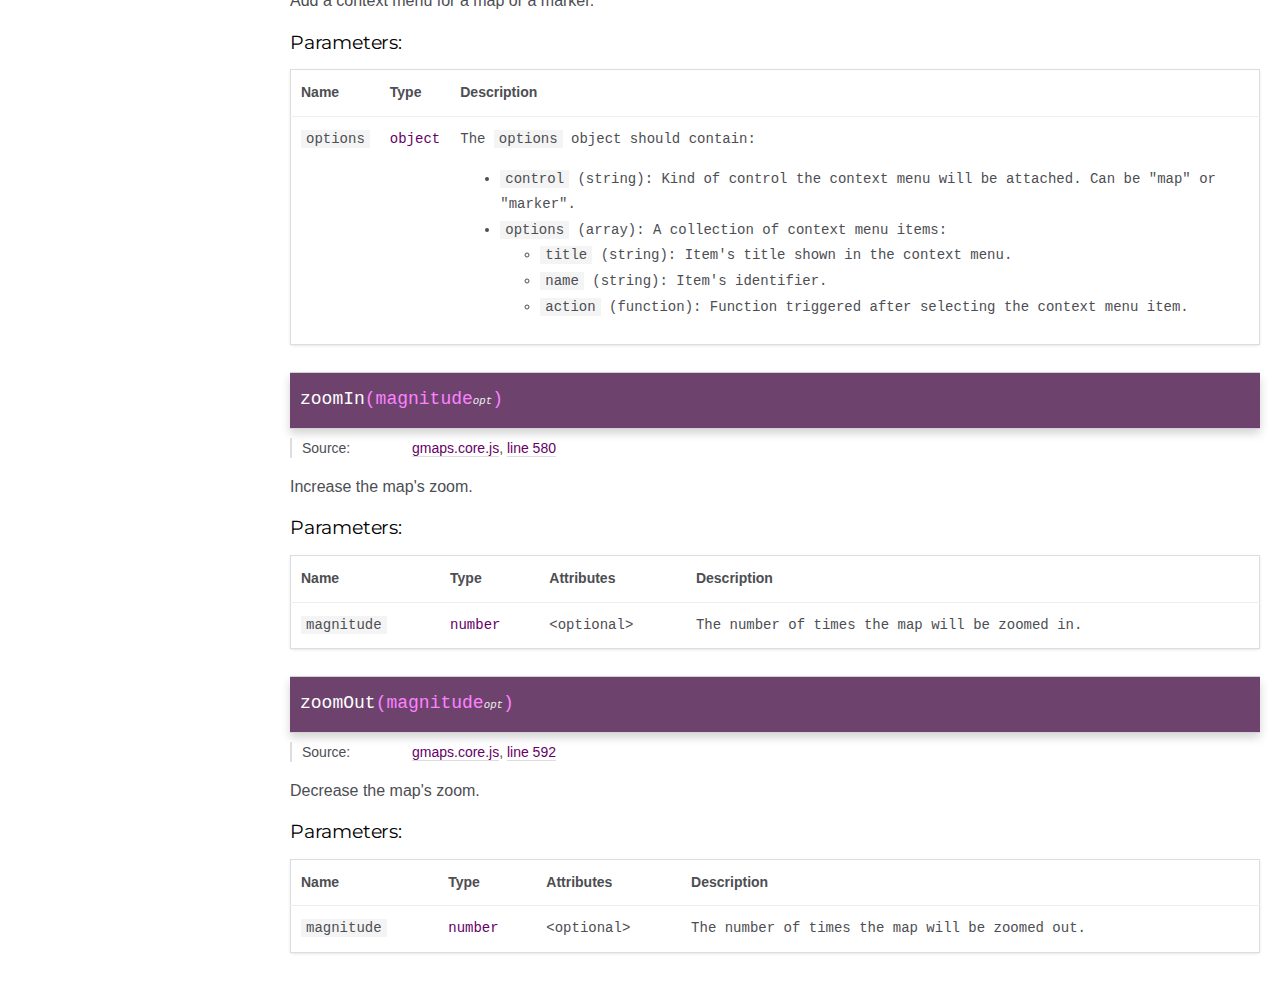
<file: gmap/gmaps-master/docs/GMaps.html>
<!DOCTYPE html>
<html lang="en">
<head>
    <meta charset="utf-8">
    <title>GMaps - Documentation</title>

    <script src="scripts/prettify/prettify.js"></script>
    <script src="scripts/prettify/lang-css.js"></script>
    <!--[if lt IE 9]>
      <script src="//html5shiv.googlecode.com/svn/trunk/html5.js"></script>
    <![endif]-->
    <link type="text/css" rel="stylesheet" href="https://code.ionicframework.com/ionicons/2.0.1/css/ionicons.min.css">
    <link type="text/css" rel="stylesheet" href="styles/prettify.css">
    <link type="text/css" rel="stylesheet" href="styles/jsdoc.css">
</head>
<body>

<input type="checkbox" id="nav-trigger" class="nav-trigger" />
<label for="nav-trigger" class="navicon-button x">
  <div class="navicon"></div>
</label>

<label for="nav-trigger" class="overlay"></label>

<nav>
    <h2><a href="index.html">Home</a></h2><h3>Classes</h3><ul><li><a href="GMaps.html">GMaps</a><ul class='methods'><li data-type='method'><a href="GMaps.html#addControl">addControl</a></li><li data-type='method'><a href="GMaps.html#fitLatLngBounds">fitLatLngBounds</a></li><li data-type='method'><a href="GMaps.html#fitZoom">fitZoom</a></li><li data-type='method'><a href="GMaps.html#getElement">getElement</a></li><li data-type='method'><a href="GMaps.html#hideContextMenu">hideContextMenu</a></li><li data-type='method'><a href="GMaps.html#refresh">refresh</a></li><li data-type='method'><a href="GMaps.html#removeControl">removeControl</a></li><li data-type='method'><a href="GMaps.html#setCenter">setCenter</a></li><li data-type='method'><a href="GMaps.html#setContextMenu">setContextMenu</a></li><li data-type='method'><a href="GMaps.html#zoomIn">zoomIn</a></li><li data-type='method'><a href="GMaps.html#zoomOut">zoomOut</a></li></ul></li></ul>
</nav>

<div id="main">
    
    <h1 class="page-title">GMaps</h1>
    

    




<section>

<header>
    
        <h2>
        GMaps
        </h2>
        
            <div class="class-description"><p>GMaps</p></div>
        
    
</header>

<article>
    <div class="container-overview">
    
        

    
    <h2>Constructor</h2>
    

    <h4 class="name" id="GMaps"><span class="type-signature"></span>new GMaps<span class="signature">(options)</span><span class="type-signature"></span></h4>

    




<dl class="details">

    
    <dt class="tag-source">Source:</dt>
    <dd class="tag-source"><ul class="dummy"><li>
        <a href="gmaps.core.js.html">gmaps.core.js</a>, <a href="gmaps.core.js.html#line152">line 152</a>
    </li></ul></dd>
    

    

    

    

    

    

    

    

    

    

    

    

    

    

    

    
</dl>





<div class="description">
    <p>Creates a new GMaps instance, including a Google Maps map.</p>
</div>











    <h5>Parameters:</h5>
    

<table class="params">
    <thead>
    <tr>
        
        <th>Name</th>
        

        <th>Type</th>

        

        

        <th class="last">Description</th>
    </tr>
    </thead>

    <tbody>
    

        <tr>
            
                <td class="name"><code>options</code></td>
            

            <td class="type">
            
                
<span class="param-type">object</span>


            
            </td>

            

            

            <td class="description last"><p><code>options</code> accepts all the <a href="https://developers.google.com/maps/documentation/javascript/reference#MapOptions">MapOptions</a> and <a href="https://developers.google.com/maps/documentation/javascript/reference#Map">events</a> listed in the Google Maps API. Also accepts:</p>
<ul>
<li><code>lat</code> (number): Latitude of the map's center</li>
<li><code>lng</code> (number): Longitude of the map's center</li>
<li><code>el</code> (string or HTMLElement): container where the map will be rendered</li>
<li><code>markerClusterer</code> (function): A function to create a marker cluster. You can use MarkerClusterer or MarkerClustererPlus.</li>
</ul></td>
        </tr>

    
    </tbody>
</table>
















    
    </div>

    

    

    

     

    

    
        <h3 class="subsection-title">Members</h3>

        
            
<h4 class="name" id="controls"><span class="type-signature"></span>controls<span class="type-signature"> :array</span></h4>





<dl class="details">

    
    <dt class="tag-source">Source:</dt>
    <dd class="tag-source"><ul class="dummy"><li>
        <a href="gmaps.core.js.html">gmaps.core.js</a>, <a href="gmaps.core.js.html#line242">line 242</a>
    </li></ul></dd>
    

    

    

    

    

    

    

    

    

    

    

    

    

    

    

    
</dl>





<div class="description">
    <p>Collection of custom controls in the map UI</p>
</div>



    <h5>Type:</h5>
    <ul>
        <li>
            
<span class="param-type">array</span>


        </li>
    </ul>






        
            
<h4 class="name" id="el"><span class="type-signature"></span>el<span class="type-signature"> :HTMLElement</span></h4>





<dl class="details">

    
    <dt class="tag-source">Source:</dt>
    <dd class="tag-source"><ul class="dummy"><li>
        <a href="gmaps.core.js.html">gmaps.core.js</a>, <a href="gmaps.core.js.html#line222">line 222</a>
    </li></ul></dd>
    

    

    

    

    

    

    

    

    

    

    

    

    

    

    

    
</dl>





<div class="description">
    <p>Container element</p>
</div>



    <h5>Type:</h5>
    <ul>
        <li>
            
<span class="param-type">HTMLElement</span>


        </li>
    </ul>






        
            
<h4 class="name" id="layers"><span class="type-signature"></span>layers<span class="type-signature"> :array</span></h4>





<dl class="details">

    
    <dt class="tag-source">Source:</dt>
    <dd class="tag-source"><ul class="dummy"><li>
        <a href="gmaps.core.js.html">gmaps.core.js</a>, <a href="gmaps.core.js.html#line254">line 254</a>
    </li></ul></dd>
    

    

    

    

    

    

    

    

    

    

    

    

    

    

    

    
</dl>





<div class="description">
    <p>Collection of KML/GeoRSS and FusionTable layers</p>
</div>



    <h5>Type:</h5>
    <ul>
        <li>
            
<span class="param-type">array</span>


        </li>
    </ul>






        
            
<h4 class="name" id="map"><span class="type-signature"></span>map<span class="type-signature"> :google.maps.Map</span></h4>





<dl class="details">

    
    <dt class="tag-source">Source:</dt>
    <dd class="tag-source"><ul class="dummy"><li>
        <a href="gmaps.core.js.html">gmaps.core.js</a>, <a href="gmaps.core.js.html#line323">line 323</a>
    </li></ul></dd>
    

    

    

    

    

    

    

    

    

    

    

    

    

    

    

    
</dl>





<div class="description">
    <p>Google Maps map instance</p>
</div>



    <h5>Type:</h5>
    <ul>
        <li>
            
<span class="param-type">google.maps.Map</span>


        </li>
    </ul>






        
            
<h4 class="name" id="markerClusterer"><span class="type-signature"></span>markerClusterer<span class="type-signature"> :object</span></h4>





<dl class="details">

    
    <dt class="tag-source">Source:</dt>
    <dd class="tag-source"><ul class="dummy"><li>
        <a href="gmaps.core.js.html">gmaps.core.js</a>, <a href="gmaps.core.js.html#line331">line 331</a>
    </li></ul></dd>
    

    

    

    

    

    

    

    

    

    

    

    

    

    

    

    
</dl>





<div class="description">
    <p>Marker Clusterer instance</p>
</div>



    <h5>Type:</h5>
    <ul>
        <li>
            
<span class="param-type">object</span>


        </li>
    </ul>






        
            
<h4 class="name" id="markers"><span class="type-signature"></span>markers<span class="type-signature"> :array</span></h4>





<dl class="details">

    
    <dt class="tag-source">Source:</dt>
    <dd class="tag-source"><ul class="dummy"><li>
        <a href="gmaps.core.js.html">gmaps.core.js</a>, <a href="gmaps.core.js.html#line266">line 266</a>
    </li></ul></dd>
    

    

    

    

    

    

    

    

    

    

    

    

    

    

    

    
</dl>





<div class="description">
    <p>Collection of map's markers</p>
</div>



    <h5>Type:</h5>
    <ul>
        <li>
            
<span class="param-type">array</span>


        </li>
    </ul>






        
            
<h4 class="name" id="overlays"><span class="type-signature"></span>overlays<span class="type-signature"> :array</span></h4>





<dl class="details">

    
    <dt class="tag-source">Source:</dt>
    <dd class="tag-source"><ul class="dummy"><li>
        <a href="gmaps.core.js.html">gmaps.core.js</a>, <a href="gmaps.core.js.html#line248">line 248</a>
    </li></ul></dd>
    

    

    

    

    

    

    

    

    

    

    

    

    

    

    

    
</dl>





<div class="description">
    <p>Collection of map's overlays</p>
</div>



    <h5>Type:</h5>
    <ul>
        <li>
            
<span class="param-type">array</span>


        </li>
    </ul>






        
            
<h4 class="name" id="polygons"><span class="type-signature"></span>polygons<span class="type-signature"> :array</span></h4>





<dl class="details">

    
    <dt class="tag-source">Source:</dt>
    <dd class="tag-source"><ul class="dummy"><li>
        <a href="gmaps.core.js.html">gmaps.core.js</a>, <a href="gmaps.core.js.html#line284">line 284</a>
    </li></ul></dd>
    

    

    

    

    

    

    

    

    

    

    

    

    

    

    

    
</dl>





<div class="description">
    <p>Collection of map's polygons</p>
</div>



    <h5>Type:</h5>
    <ul>
        <li>
            
<span class="param-type">array</span>


        </li>
    </ul>






        
            
<h4 class="name" id="polylines"><span class="type-signature"></span>polylines<span class="type-signature"> :array</span></h4>





<dl class="details">

    
    <dt class="tag-source">Source:</dt>
    <dd class="tag-source"><ul class="dummy"><li>
        <a href="gmaps.core.js.html">gmaps.core.js</a>, <a href="gmaps.core.js.html#line272">line 272</a>
    </li></ul></dd>
    

    

    

    

    

    

    

    

    

    

    

    

    

    

    

    
</dl>





<div class="description">
    <p>Collection of map's lines</p>
</div>



    <h5>Type:</h5>
    <ul>
        <li>
            
<span class="param-type">array</span>


        </li>
    </ul>






        
            
<h4 class="name" id="routes"><span class="type-signature"></span>routes<span class="type-signature"> :array</span></h4>





<dl class="details">

    
    <dt class="tag-source">Source:</dt>
    <dd class="tag-source"><ul class="dummy"><li>
        <a href="gmaps.core.js.html">gmaps.core.js</a>, <a href="gmaps.core.js.html#line278">line 278</a>
    </li></ul></dd>
    

    

    

    

    

    

    

    

    

    

    

    

    

    

    

    
</dl>





<div class="description">
    <p>Collection of map's routes requested by GMaps#getRoutes, GMaps#renderRoute, GMaps#drawRoute, GMaps#travelRoute or GMaps#drawSteppedRoute</p>
</div>



    <h5>Type:</h5>
    <ul>
        <li>
            
<span class="param-type">array</span>


        </li>
    </ul>






        
            
<h4 class="name" id="singleLayers"><span class="type-signature"></span>singleLayers<span class="type-signature"> :object</span></h4>





<dl class="details">

    
    <dt class="tag-source">Source:</dt>
    <dd class="tag-source"><ul class="dummy"><li>
        <a href="gmaps.core.js.html">gmaps.core.js</a>, <a href="gmaps.core.js.html#line260">line 260</a>
    </li></ul></dd>
    

    

    

    

    

    

    

    

    

    

    

    

    

    

    

    
</dl>





<div class="description">
    <p>Collection of data layers (See GMaps#addLayer)</p>
</div>



    <h5>Type:</h5>
    <ul>
        <li>
            
<span class="param-type">object</span>


        </li>
    </ul>






        
            
<h4 class="name" id="zoom"><span class="type-signature"></span>zoom<span class="type-signature"> :number</span></h4>





<dl class="details">

    
    <dt class="tag-source">Source:</dt>
    <dd class="tag-source"><ul class="dummy"><li>
        <a href="gmaps.core.js.html">gmaps.core.js</a>, <a href="gmaps.core.js.html#line292">line 292</a>
    </li></ul></dd>
    

    

    

    

    

    

    

    

    

    

    

    

    

    

    

    
</dl>





<div class="description">
    <p>Current map's zoom</p>
</div>



    <h5>Type:</h5>
    <ul>
        <li>
            
<span class="param-type">number</span>


        </li>
    </ul>






        
    

    
        <h3 class="subsection-title">Methods</h3>

        
            

    

    <h4 class="name" id="addControl"><span class="type-signature"></span>addControl<span class="signature">(options)</span><span class="type-signature"> &rarr; {HTMLElement}</span></h4>

    




<dl class="details">

    
    <dt class="tag-source">Source:</dt>
    <dd class="tag-source"><ul class="dummy"><li>
        <a href="gmaps.controls.js.html">gmaps.controls.js</a>, <a href="gmaps.controls.js.html#line67">line 67</a>
    </li></ul></dd>
    

    

    

    

    

    

    

    

    

    

    

    

    

    

    

    
</dl>





<div class="description">
    <p>Add a custom control to the map UI.</p>
</div>











    <h5>Parameters:</h5>
    

<table class="params">
    <thead>
    <tr>
        
        <th>Name</th>
        

        <th>Type</th>

        

        

        <th class="last">Description</th>
    </tr>
    </thead>

    <tbody>
    

        <tr>
            
                <td class="name"><code>options</code></td>
            

            <td class="type">
            
                
<span class="param-type">object</span>


            
            </td>

            

            

            <td class="description last"><p>The <code>options</code> object should contain:</p>
<ul>
<li><code>style</code> (object): The keys and values of this object should be valid CSS properties and values.</li>
<li><code>id</code> (string): The HTML id for the custom control.</li>
<li><code>classes</code> (string): A string containing all the HTML classes for the custom control.</li>
<li><code>content</code> (string or HTML element): The content of the custom control.</li>
<li><code>position</code> (string): Any valid <a href="https://developers.google.com/maps/documentation/javascript/controls#ControlPositioning"><code>google.maps.ControlPosition</code></a> value, in lower or upper case.</li>
<li><code>events</code> (object): The keys of this object should be valid DOM events. The values should be functions.</li>
<li><code>disableDefaultStyles</code> (boolean): If false, removes the default styles for the controls like font (family and size), and box shadow.</li>
</ul></td>
        </tr>

    
    </tbody>
</table>














<h5>Returns:</h5>

        


<dl class="param-type">
    <dt>
        Type
    </dt>
    <dd>
        
<span class="param-type">HTMLElement</span>


    </dd>
</dl>

    


        
            

    

    <h4 class="name" id="fitLatLngBounds"><span class="type-signature"></span>fitLatLngBounds<span class="signature">(latLngs)</span><span class="type-signature"></span></h4>

    




<dl class="details">

    
    <dt class="tag-source">Source:</dt>
    <dd class="tag-source"><ul class="dummy"><li>
        <a href="gmaps.core.js.html">gmaps.core.js</a>, <a href="gmaps.core.js.html#line539">line 539</a>
    </li></ul></dd>
    

    

    

    

    

    

    

    

    

    

    

    

    

    

    

    
</dl>





<div class="description">
    <p>Adjust the map zoom to include all the coordinates in the <code>latLngs</code> array.</p>
</div>











    <h5>Parameters:</h5>
    

<table class="params">
    <thead>
    <tr>
        
        <th>Name</th>
        

        <th>Type</th>

        

        

        <th class="last">Description</th>
    </tr>
    </thead>

    <tbody>
    

        <tr>
            
                <td class="name"><code>latLngs</code></td>
            

            <td class="type">
            
                
<span class="param-type">array</span>


            
            </td>

            

            

            <td class="description last"><p>Collection of <code>google.maps.LatLng</code> objects.</p></td>
        </tr>

    
    </tbody>
</table>
















        
            

    

    <h4 class="name" id="fitZoom"><span class="type-signature"></span>fitZoom<span class="signature">()</span><span class="type-signature"></span></h4>

    




<dl class="details">

    
    <dt class="tag-source">Source:</dt>
    <dd class="tag-source"><ul class="dummy"><li>
        <a href="gmaps.core.js.html">gmaps.core.js</a>, <a href="gmaps.core.js.html#line520">line 520</a>
    </li></ul></dd>
    

    

    

    

    

    

    

    

    

    

    

    

    

    

    

    
</dl>





<div class="description">
    <p>Adjust the map zoom to include all the markers added in the map.</p>
</div>

























        
            

    

    <h4 class="name" id="getElement"><span class="type-signature"></span>getElement<span class="signature">()</span><span class="type-signature"> &rarr; {HTMLElement}</span></h4>

    




<dl class="details">

    
    <dt class="tag-source">Source:</dt>
    <dd class="tag-source"><ul class="dummy"><li>
        <a href="gmaps.core.js.html">gmaps.core.js</a>, <a href="gmaps.core.js.html#line571">line 571</a>
    </li></ul></dd>
    

    

    

    

    

    

    

    

    

    

    

    

    

    

    

    
</dl>





<div class="description">
    <p>Return the HTML element container of the map.</p>
</div>























<h5>Returns:</h5>

        
<div class="param-desc">
    <p>the element container.</p>
</div>



<dl class="param-type">
    <dt>
        Type
    </dt>
    <dd>
        
<span class="param-type">HTMLElement</span>


    </dd>
</dl>

    


        
            

    

    <h4 class="name" id="hideContextMenu"><span class="type-signature"></span>hideContextMenu<span class="signature">()</span><span class="type-signature"></span></h4>

    




<dl class="details">

    
    <dt class="tag-source">Source:</dt>
    <dd class="tag-source"><ul class="dummy"><li>
        <a href="gmaps.core.js.html">gmaps.core.js</a>, <a href="gmaps.core.js.html#line461">line 461</a>
    </li></ul></dd>
    

    

    

    

    

    

    

    

    

    

    

    

    

    

    

    
</dl>





<div class="description">
    <p>Hide the current context menu</p>
</div>

























        
            

    

    <h4 class="name" id="refresh"><span class="type-signature"></span>refresh<span class="signature">()</span><span class="type-signature"></span></h4>

    




<dl class="details">

    
    <dt class="tag-source">Source:</dt>
    <dd class="tag-source"><ul class="dummy"><li>
        <a href="gmaps.core.js.html">gmaps.core.js</a>, <a href="gmaps.core.js.html#line513">line 513</a>
    </li></ul></dd>
    

    

    

    

    

    

    

    

    

    

    

    

    

    

    

    
</dl>





<div class="description">
    <p>Trigger a <code>resize</code> event, useful if you need to repaint the current map (for changes in the viewport or display / hide actions).</p>
</div>

























        
            

    

    <h4 class="name" id="removeControl"><span class="type-signature"></span>removeControl<span class="signature">(control)</span><span class="type-signature"> &rarr; {HTMLElement}</span></h4>

    




<dl class="details">

    
    <dt class="tag-source">Source:</dt>
    <dd class="tag-source"><ul class="dummy"><li>
        <a href="gmaps.controls.js.html">gmaps.controls.js</a>, <a href="gmaps.controls.js.html#line82">line 82</a>
    </li></ul></dd>
    

    

    

    

    

    

    

    

    

    

    

    

    

    

    

    
</dl>





<div class="description">
    <p>Remove a control from the map. <code>control</code> should be a control returned by <code>addControl()</code>.</p>
</div>











    <h5>Parameters:</h5>
    

<table class="params">
    <thead>
    <tr>
        
        <th>Name</th>
        

        <th>Type</th>

        

        

        <th class="last">Description</th>
    </tr>
    </thead>

    <tbody>
    

        <tr>
            
                <td class="name"><code>control</code></td>
            

            <td class="type">
            
                
<span class="param-type">HTMLElement</span>


            
            </td>

            

            

            <td class="description last"><p>One of the controls returned by <code>addControl()</code>.</p></td>
        </tr>

    
    </tbody>
</table>














<h5>Returns:</h5>

        
<div class="param-desc">
    <p>the removed control.</p>
</div>



<dl class="param-type">
    <dt>
        Type
    </dt>
    <dd>
        
<span class="param-type">HTMLElement</span>


    </dd>
</dl>

    


        
            

    

    <h4 class="name" id="setCenter"><span class="type-signature"></span>setCenter<span class="signature">(lat, lng, callback<span class="signature-attributes">opt</span>)</span><span class="type-signature"></span></h4>

    




<dl class="details">

    
    <dt class="tag-source">Source:</dt>
    <dd class="tag-source"><ul class="dummy"><li>
        <a href="gmaps.core.js.html">gmaps.core.js</a>, <a href="gmaps.core.js.html#line558">line 558</a>
    </li></ul></dd>
    

    

    

    

    

    

    

    

    

    

    

    

    

    

    

    
</dl>





<div class="description">
    <p>Center the map using the <code>lat</code> and <code>lng</code> coordinates.</p>
</div>











    <h5>Parameters:</h5>
    

<table class="params">
    <thead>
    <tr>
        
        <th>Name</th>
        

        <th>Type</th>

        
        <th>Attributes</th>
        

        

        <th class="last">Description</th>
    </tr>
    </thead>

    <tbody>
    

        <tr>
            
                <td class="name"><code>lat</code></td>
            

            <td class="type">
            
                
<span class="param-type">number</span>


            
            </td>

            
                <td class="attributes">
                

                

                
                </td>
            

            

            <td class="description last"><p>Latitude of the coordinate.</p></td>
        </tr>

    

        <tr>
            
                <td class="name"><code>lng</code></td>
            

            <td class="type">
            
                
<span class="param-type">number</span>


            
            </td>

            
                <td class="attributes">
                

                

                
                </td>
            

            

            <td class="description last"><p>Longitude of the coordinate.</p></td>
        </tr>

    

        <tr>
            
                <td class="name"><code>callback</code></td>
            

            <td class="type">
            
                
<span class="param-type">function</span>


            
            </td>

            
                <td class="attributes">
                
                    &lt;optional><br>
                

                

                
                </td>
            

            

            <td class="description last"><p>Callback that will be executed after the map is centered.</p></td>
        </tr>

    
    </tbody>
</table>
















        
            

    

    <h4 class="name" id="setContextMenu"><span class="type-signature"></span>setContextMenu<span class="signature">(options)</span><span class="type-signature"></span></h4>

    




<dl class="details">

    
    <dt class="tag-source">Source:</dt>
    <dd class="tag-source"><ul class="dummy"><li>
        <a href="gmaps.core.js.html">gmaps.core.js</a>, <a href="gmaps.core.js.html#line417">line 417</a>
    </li></ul></dd>
    

    

    

    

    

    

    

    

    

    

    

    

    

    

    

    
</dl>





<div class="description">
    <p>Add a context menu for a map or a marker.</p>
</div>











    <h5>Parameters:</h5>
    

<table class="params">
    <thead>
    <tr>
        
        <th>Name</th>
        

        <th>Type</th>

        

        

        <th class="last">Description</th>
    </tr>
    </thead>

    <tbody>
    

        <tr>
            
                <td class="name"><code>options</code></td>
            

            <td class="type">
            
                
<span class="param-type">object</span>


            
            </td>

            

            

            <td class="description last"><p>The <code>options</code> object should contain:</p>
<ul>
<li><code>control</code> (string): Kind of control the context menu will be attached. Can be &quot;map&quot; or &quot;marker&quot;.</li>
<li><code>options</code> (array): A collection of context menu items:<ul>
<li><code>title</code> (string): Item's title shown in the context menu.</li>
<li><code>name</code> (string): Item's identifier.</li>
<li><code>action</code> (function): Function triggered after selecting the context menu item.</li>
</ul>
</li>
</ul></td>
        </tr>

    
    </tbody>
</table>
















        
            

    

    <h4 class="name" id="zoomIn"><span class="type-signature"></span>zoomIn<span class="signature">(magnitude<span class="signature-attributes">opt</span>)</span><span class="type-signature"></span></h4>

    




<dl class="details">

    
    <dt class="tag-source">Source:</dt>
    <dd class="tag-source"><ul class="dummy"><li>
        <a href="gmaps.core.js.html">gmaps.core.js</a>, <a href="gmaps.core.js.html#line580">line 580</a>
    </li></ul></dd>
    

    

    

    

    

    

    

    

    

    

    

    

    

    

    

    
</dl>





<div class="description">
    <p>Increase the map's zoom.</p>
</div>











    <h5>Parameters:</h5>
    

<table class="params">
    <thead>
    <tr>
        
        <th>Name</th>
        

        <th>Type</th>

        
        <th>Attributes</th>
        

        

        <th class="last">Description</th>
    </tr>
    </thead>

    <tbody>
    

        <tr>
            
                <td class="name"><code>magnitude</code></td>
            

            <td class="type">
            
                
<span class="param-type">number</span>


            
            </td>

            
                <td class="attributes">
                
                    &lt;optional><br>
                

                

                
                </td>
            

            

            <td class="description last"><p>The number of times the map will be zoomed in.</p></td>
        </tr>

    
    </tbody>
</table>
















        
            

    

    <h4 class="name" id="zoomOut"><span class="type-signature"></span>zoomOut<span class="signature">(magnitude<span class="signature-attributes">opt</span>)</span><span class="type-signature"></span></h4>

    




<dl class="details">

    
    <dt class="tag-source">Source:</dt>
    <dd class="tag-source"><ul class="dummy"><li>
        <a href="gmaps.core.js.html">gmaps.core.js</a>, <a href="gmaps.core.js.html#line592">line 592</a>
    </li></ul></dd>
    

    

    

    

    

    

    

    

    

    

    

    

    

    

    

    
</dl>





<div class="description">
    <p>Decrease the map's zoom.</p>
</div>











    <h5>Parameters:</h5>
    

<table class="params">
    <thead>
    <tr>
        
        <th>Name</th>
        

        <th>Type</th>

        
        <th>Attributes</th>
        

        

        <th class="last">Description</th>
    </tr>
    </thead>

    <tbody>
    

        <tr>
            
                <td class="name"><code>magnitude</code></td>
            

            <td class="type">
            
                
<span class="param-type">number</span>


            
            </td>

            
                <td class="attributes">
                
                    &lt;optional><br>
                

                

                
                </td>
            

            

            <td class="description last"><p>The number of times the map will be zoomed out.</p></td>
        </tr>

    
    </tbody>
</table>
















        
    

    

    
</article>

</section>




</div>

<br class="clear">

<footer>
    Documentation generated by <a href="https://github.com/jsdoc3/jsdoc">JSDoc 3.4.0</a> on Sun Apr 03 2016 18:36:23 GMT-0400 (EDT) using the Minami theme.
</footer>

<script>prettyPrint();</script>
<script src="scripts/linenumber.js"></script>
</body>
</html>
</file>
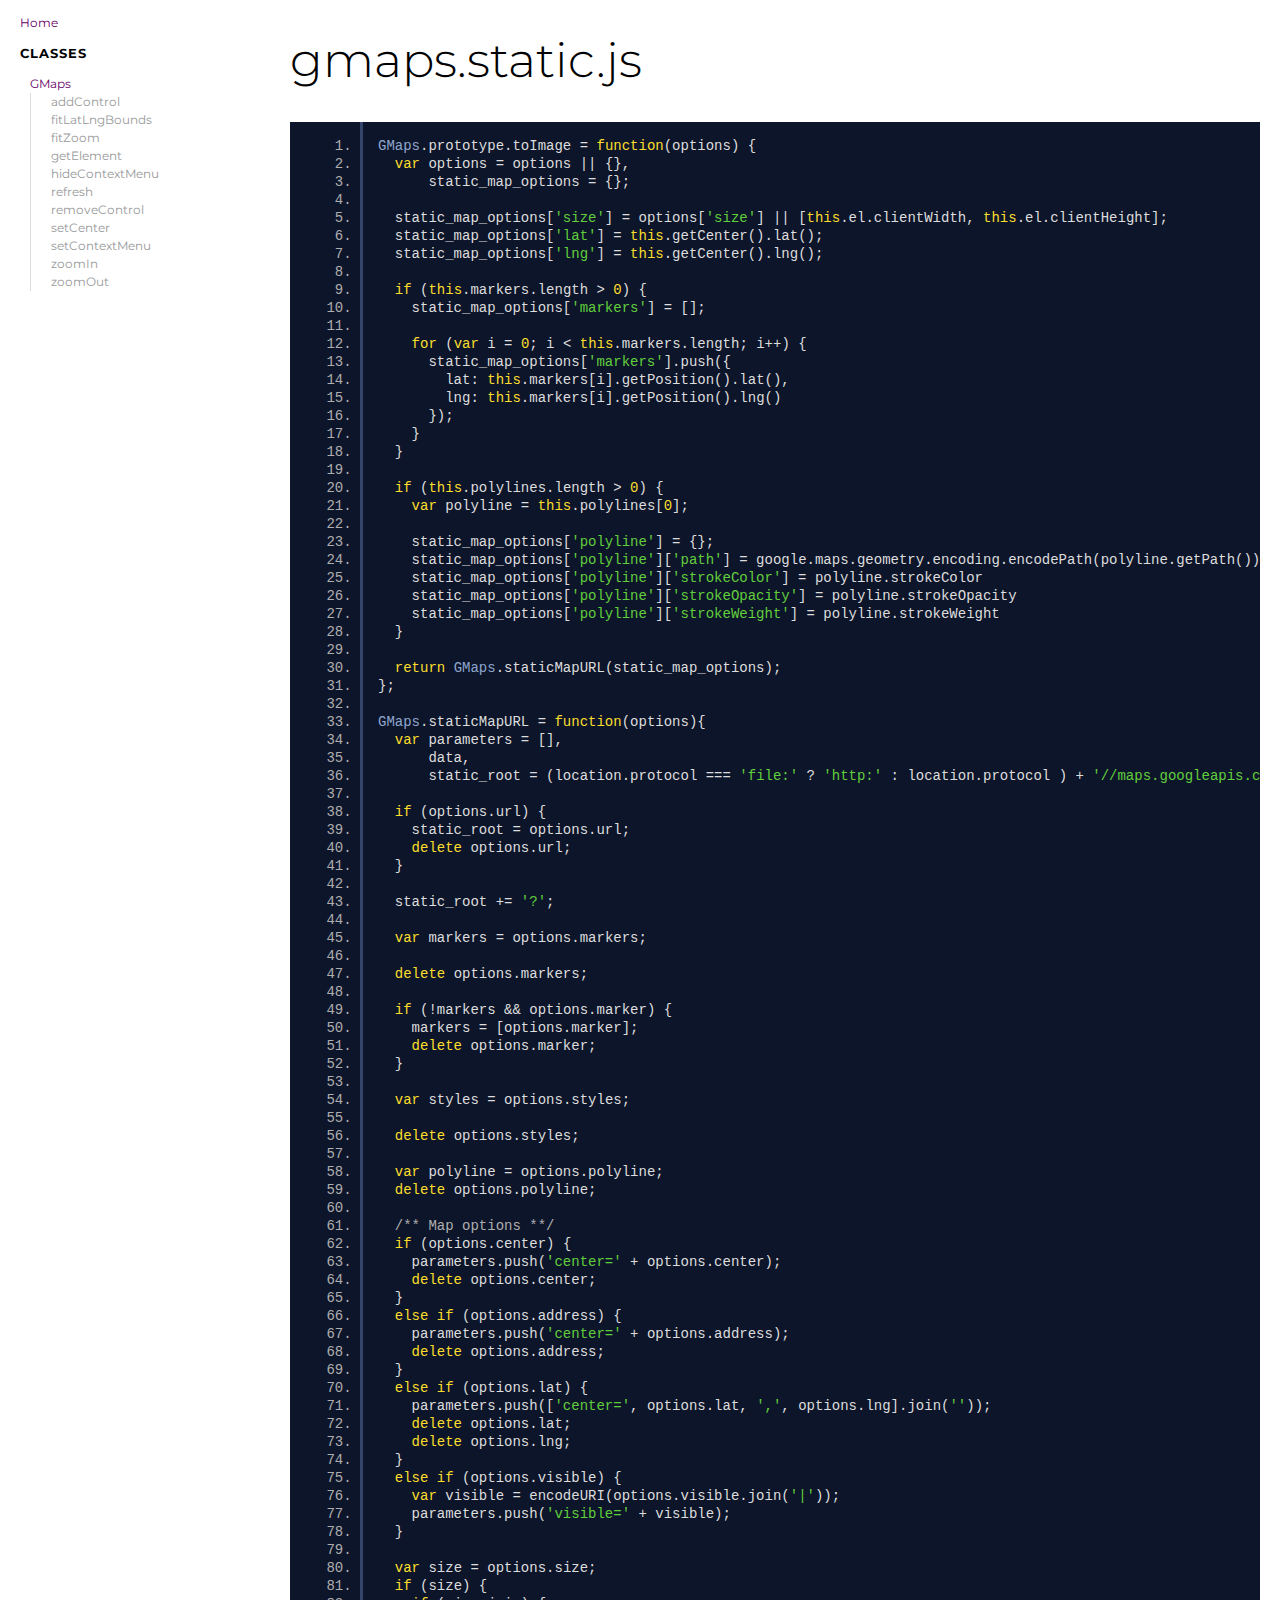
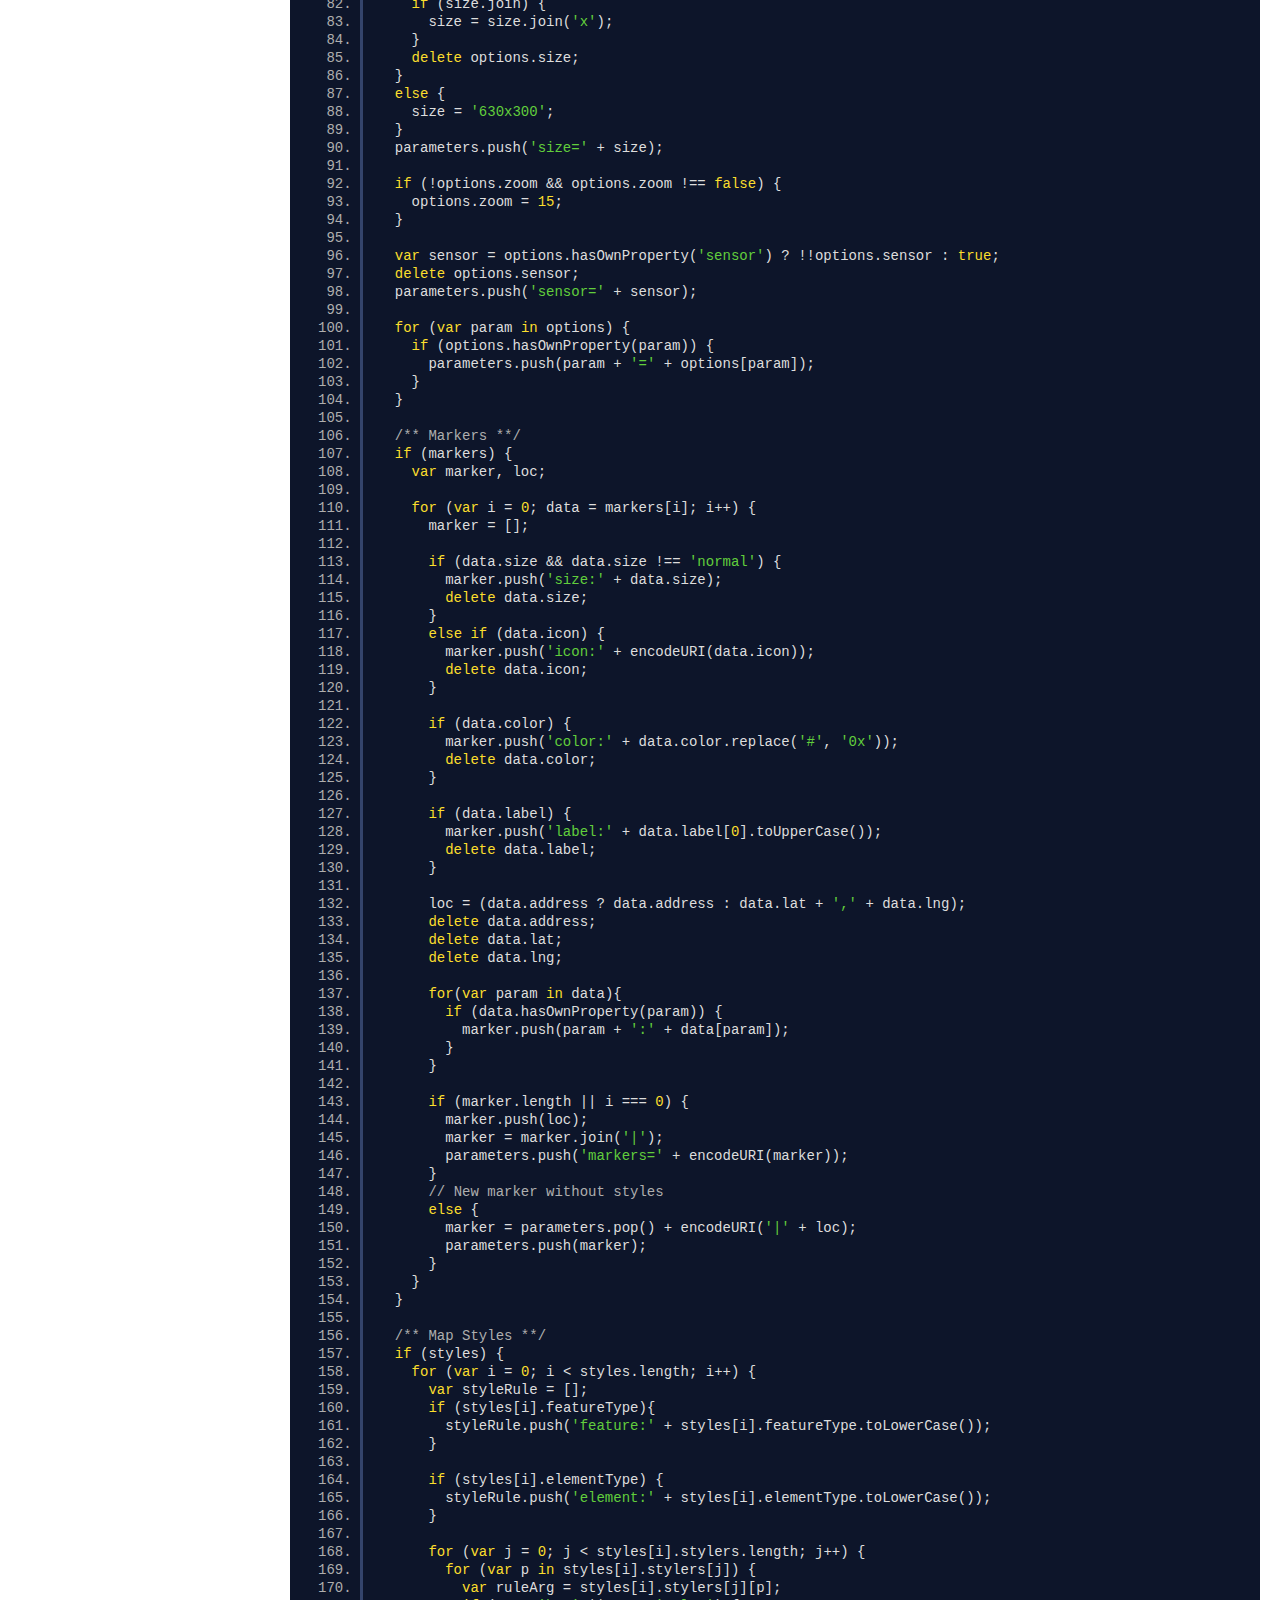
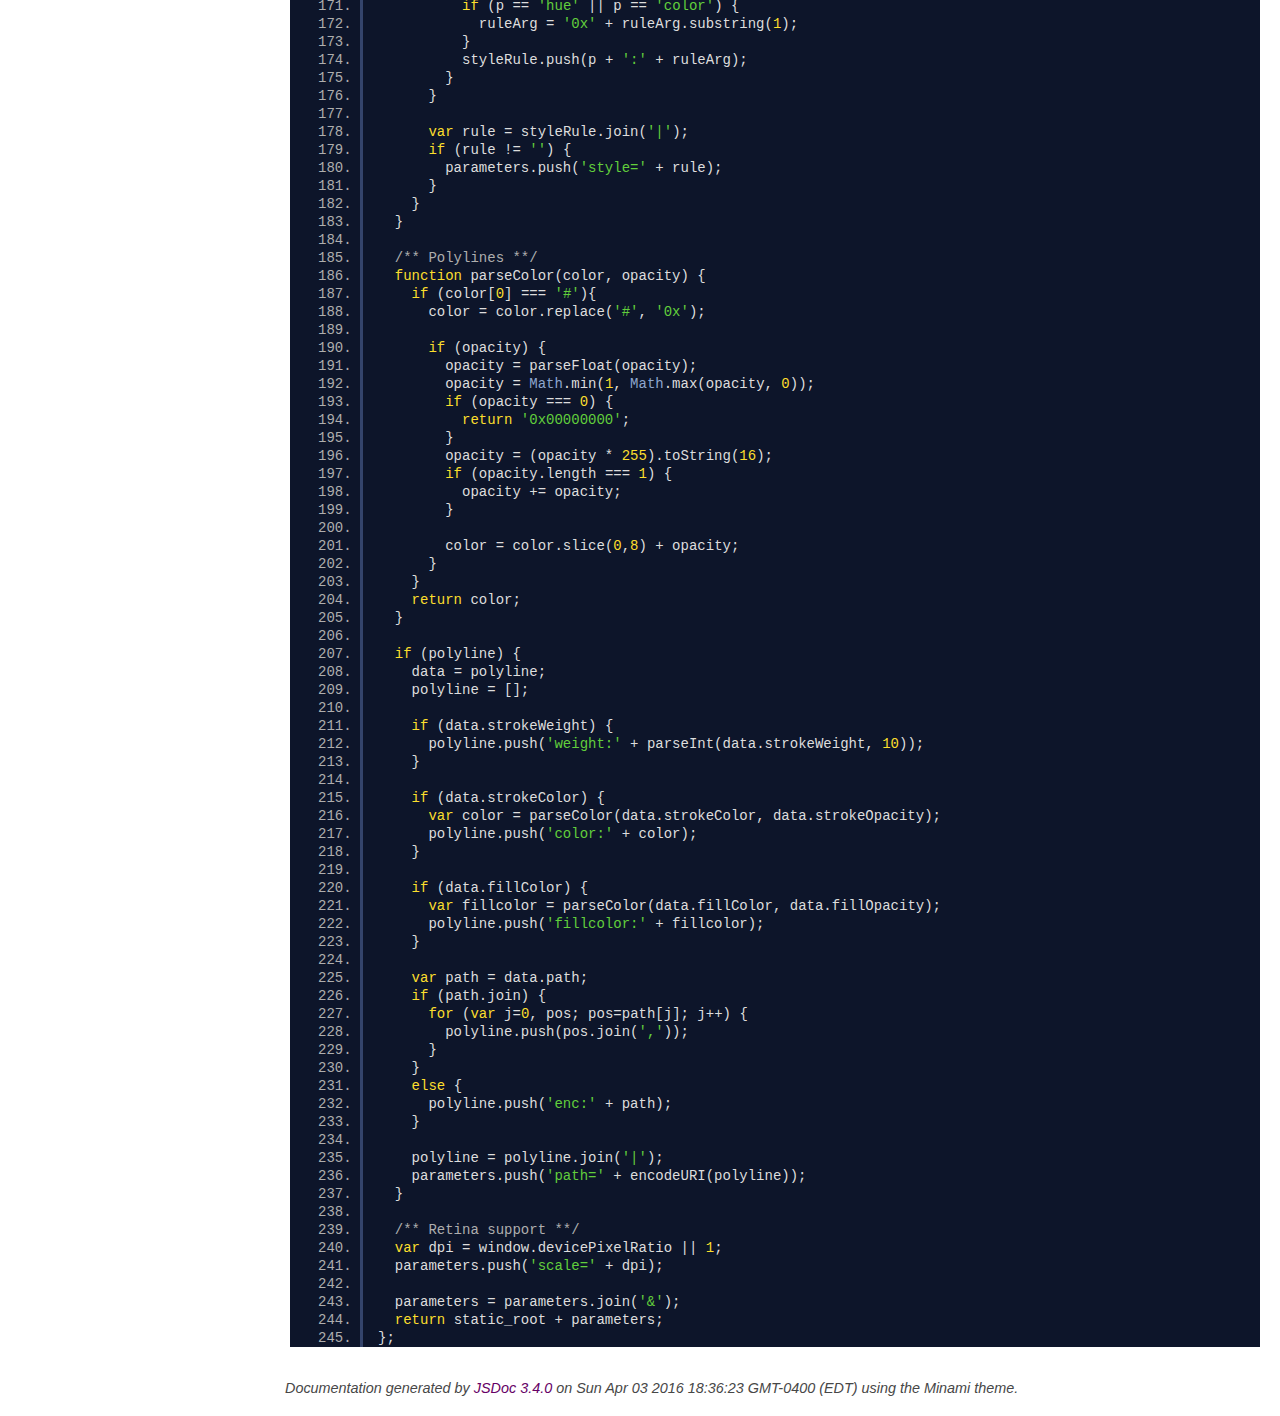
<file: gmap/gmaps-master/docs/gmaps.static.js.html>
<!DOCTYPE html>
<html lang="en">
<head>
    <meta charset="utf-8">
    <title>gmaps.static.js - Documentation</title>

    <script src="scripts/prettify/prettify.js"></script>
    <script src="scripts/prettify/lang-css.js"></script>
    <!--[if lt IE 9]>
      <script src="//html5shiv.googlecode.com/svn/trunk/html5.js"></script>
    <![endif]-->
    <link type="text/css" rel="stylesheet" href="https://code.ionicframework.com/ionicons/2.0.1/css/ionicons.min.css">
    <link type="text/css" rel="stylesheet" href="styles/prettify.css">
    <link type="text/css" rel="stylesheet" href="styles/jsdoc.css">
</head>
<body>

<input type="checkbox" id="nav-trigger" class="nav-trigger" />
<label for="nav-trigger" class="navicon-button x">
  <div class="navicon"></div>
</label>

<label for="nav-trigger" class="overlay"></label>

<nav>
    <h2><a href="index.html">Home</a></h2><h3>Classes</h3><ul><li><a href="GMaps.html">GMaps</a><ul class='methods'><li data-type='method'><a href="GMaps.html#addControl">addControl</a></li><li data-type='method'><a href="GMaps.html#fitLatLngBounds">fitLatLngBounds</a></li><li data-type='method'><a href="GMaps.html#fitZoom">fitZoom</a></li><li data-type='method'><a href="GMaps.html#getElement">getElement</a></li><li data-type='method'><a href="GMaps.html#hideContextMenu">hideContextMenu</a></li><li data-type='method'><a href="GMaps.html#refresh">refresh</a></li><li data-type='method'><a href="GMaps.html#removeControl">removeControl</a></li><li data-type='method'><a href="GMaps.html#setCenter">setCenter</a></li><li data-type='method'><a href="GMaps.html#setContextMenu">setContextMenu</a></li><li data-type='method'><a href="GMaps.html#zoomIn">zoomIn</a></li><li data-type='method'><a href="GMaps.html#zoomOut">zoomOut</a></li></ul></li></ul>
</nav>

<div id="main">
    
    <h1 class="page-title">gmaps.static.js</h1>
    

    



    
    <section>
        <article>
            <pre class="prettyprint source linenums"><code>GMaps.prototype.toImage = function(options) {
  var options = options || {},
      static_map_options = {};

  static_map_options['size'] = options['size'] || [this.el.clientWidth, this.el.clientHeight];
  static_map_options['lat'] = this.getCenter().lat();
  static_map_options['lng'] = this.getCenter().lng();

  if (this.markers.length > 0) {
    static_map_options['markers'] = [];
    
    for (var i = 0; i &lt; this.markers.length; i++) {
      static_map_options['markers'].push({
        lat: this.markers[i].getPosition().lat(),
        lng: this.markers[i].getPosition().lng()
      });
    }
  }

  if (this.polylines.length > 0) {
    var polyline = this.polylines[0];
    
    static_map_options['polyline'] = {};
    static_map_options['polyline']['path'] = google.maps.geometry.encoding.encodePath(polyline.getPath());
    static_map_options['polyline']['strokeColor'] = polyline.strokeColor
    static_map_options['polyline']['strokeOpacity'] = polyline.strokeOpacity
    static_map_options['polyline']['strokeWeight'] = polyline.strokeWeight
  }

  return GMaps.staticMapURL(static_map_options);
};

GMaps.staticMapURL = function(options){
  var parameters = [],
      data,
      static_root = (location.protocol === 'file:' ? 'http:' : location.protocol ) + '//maps.googleapis.com/maps/api/staticmap';

  if (options.url) {
    static_root = options.url;
    delete options.url;
  }

  static_root += '?';

  var markers = options.markers;
  
  delete options.markers;

  if (!markers &amp;&amp; options.marker) {
    markers = [options.marker];
    delete options.marker;
  }

  var styles = options.styles;

  delete options.styles;

  var polyline = options.polyline;
  delete options.polyline;

  /** Map options **/
  if (options.center) {
    parameters.push('center=' + options.center);
    delete options.center;
  }
  else if (options.address) {
    parameters.push('center=' + options.address);
    delete options.address;
  }
  else if (options.lat) {
    parameters.push(['center=', options.lat, ',', options.lng].join(''));
    delete options.lat;
    delete options.lng;
  }
  else if (options.visible) {
    var visible = encodeURI(options.visible.join('|'));
    parameters.push('visible=' + visible);
  }

  var size = options.size;
  if (size) {
    if (size.join) {
      size = size.join('x');
    }
    delete options.size;
  }
  else {
    size = '630x300';
  }
  parameters.push('size=' + size);

  if (!options.zoom &amp;&amp; options.zoom !== false) {
    options.zoom = 15;
  }

  var sensor = options.hasOwnProperty('sensor') ? !!options.sensor : true;
  delete options.sensor;
  parameters.push('sensor=' + sensor);

  for (var param in options) {
    if (options.hasOwnProperty(param)) {
      parameters.push(param + '=' + options[param]);
    }
  }

  /** Markers **/
  if (markers) {
    var marker, loc;

    for (var i = 0; data = markers[i]; i++) {
      marker = [];

      if (data.size &amp;&amp; data.size !== 'normal') {
        marker.push('size:' + data.size);
        delete data.size;
      }
      else if (data.icon) {
        marker.push('icon:' + encodeURI(data.icon));
        delete data.icon;
      }

      if (data.color) {
        marker.push('color:' + data.color.replace('#', '0x'));
        delete data.color;
      }

      if (data.label) {
        marker.push('label:' + data.label[0].toUpperCase());
        delete data.label;
      }

      loc = (data.address ? data.address : data.lat + ',' + data.lng);
      delete data.address;
      delete data.lat;
      delete data.lng;

      for(var param in data){
        if (data.hasOwnProperty(param)) {
          marker.push(param + ':' + data[param]);
        }
      }

      if (marker.length || i === 0) {
        marker.push(loc);
        marker = marker.join('|');
        parameters.push('markers=' + encodeURI(marker));
      }
      // New marker without styles
      else {
        marker = parameters.pop() + encodeURI('|' + loc);
        parameters.push(marker);
      }
    }
  }

  /** Map Styles **/
  if (styles) {
    for (var i = 0; i &lt; styles.length; i++) {
      var styleRule = [];
      if (styles[i].featureType){
        styleRule.push('feature:' + styles[i].featureType.toLowerCase());
      }

      if (styles[i].elementType) {
        styleRule.push('element:' + styles[i].elementType.toLowerCase());
      }

      for (var j = 0; j &lt; styles[i].stylers.length; j++) {
        for (var p in styles[i].stylers[j]) {
          var ruleArg = styles[i].stylers[j][p];
          if (p == 'hue' || p == 'color') {
            ruleArg = '0x' + ruleArg.substring(1);
          }
          styleRule.push(p + ':' + ruleArg);
        }
      }

      var rule = styleRule.join('|');
      if (rule != '') {
        parameters.push('style=' + rule);
      }
    }
  }

  /** Polylines **/
  function parseColor(color, opacity) {
    if (color[0] === '#'){
      color = color.replace('#', '0x');

      if (opacity) {
        opacity = parseFloat(opacity);
        opacity = Math.min(1, Math.max(opacity, 0));
        if (opacity === 0) {
          return '0x00000000';
        }
        opacity = (opacity * 255).toString(16);
        if (opacity.length === 1) {
          opacity += opacity;
        }

        color = color.slice(0,8) + opacity;
      }
    }
    return color;
  }

  if (polyline) {
    data = polyline;
    polyline = [];

    if (data.strokeWeight) {
      polyline.push('weight:' + parseInt(data.strokeWeight, 10));
    }

    if (data.strokeColor) {
      var color = parseColor(data.strokeColor, data.strokeOpacity);
      polyline.push('color:' + color);
    }

    if (data.fillColor) {
      var fillcolor = parseColor(data.fillColor, data.fillOpacity);
      polyline.push('fillcolor:' + fillcolor);
    }

    var path = data.path;
    if (path.join) {
      for (var j=0, pos; pos=path[j]; j++) {
        polyline.push(pos.join(','));
      }
    }
    else {
      polyline.push('enc:' + path);
    }

    polyline = polyline.join('|');
    parameters.push('path=' + encodeURI(polyline));
  }

  /** Retina support **/
  var dpi = window.devicePixelRatio || 1;
  parameters.push('scale=' + dpi);

  parameters = parameters.join('&amp;');
  return static_root + parameters;
};
</code></pre>
        </article>
    </section>




</div>

<br class="clear">

<footer>
    Documentation generated by <a href="https://github.com/jsdoc3/jsdoc">JSDoc 3.4.0</a> on Sun Apr 03 2016 18:36:23 GMT-0400 (EDT) using the Minami theme.
</footer>

<script>prettyPrint();</script>
<script src="scripts/linenumber.js"></script>
</body>
</html>
</file>
<file: gmap/gmaps-master/test/lib/jasmine.css>
body { background-color: #eeeeee; padding: 0; margin: 5px; overflow-y: scroll; }

#HTMLReporter { font-size: 11px; font-family: Monaco, "Lucida Console", monospace; line-height: 14px; color: #333333; }
#HTMLReporter a { text-decoration: none; }
#HTMLReporter a:hover { text-decoration: underline; }
#HTMLReporter p, #HTMLReporter h1, #HTMLReporter h2, #HTMLReporter h3, #HTMLReporter h4, #HTMLReporter h5, #HTMLReporter h6 { margin: 0; line-height: 14px; }
#HTMLReporter .banner, #HTMLReporter .symbolSummary, #HTMLReporter .summary, #HTMLReporter .resultMessage, #HTMLReporter .specDetail .description, #HTMLReporter .alert .bar, #HTMLReporter .stackTrace { padding-left: 9px; padding-right: 9px; }
#HTMLReporter #jasmine_content { position: fixed; right: 100%; }
#HTMLReporter .version { color: #aaaaaa; }
#HTMLReporter .banner { margin-top: 14px; }
#HTMLReporter .duration { color: #aaaaaa; float: right; }
#HTMLReporter .symbolSummary { overflow: hidden; *zoom: 1; margin: 14px 0; }
#HTMLReporter .symbolSummary li { display: block; float: left; height: 7px; width: 14px; margin-bottom: 7px; font-size: 16px; }
#HTMLReporter .symbolSummary li.passed { font-size: 14px; }
#HTMLReporter .symbolSummary li.passed:before { color: #5e7d00; content: "\02022"; }
#HTMLReporter .symbolSummary li.failed { line-height: 9px; }
#HTMLReporter .symbolSummary li.failed:before { color: #b03911; content: "x"; font-weight: bold; margin-left: -1px; }
#HTMLReporter .symbolSummary li.skipped { font-size: 14px; }
#HTMLReporter .symbolSummary li.skipped:before { color: #bababa; content: "\02022"; }
#HTMLReporter .symbolSummary li.pending { line-height: 11px; }
#HTMLReporter .symbolSummary li.pending:before { color: #aaaaaa; content: "-"; }
#HTMLReporter .exceptions { color: #fff; float: right; margin-top: 5px; margin-right: 5px; }
#HTMLReporter .bar { line-height: 28px; font-size: 14px; display: block; color: #eee; }
#HTMLReporter .runningAlert { background-color: #666666; }
#HTMLReporter .skippedAlert { background-color: #aaaaaa; }
#HTMLReporter .skippedAlert:first-child { background-color: #333333; }
#HTMLReporter .skippedAlert:hover { text-decoration: none; color: white; text-decoration: underline; }
#HTMLReporter .passingAlert { background-color: #a6b779; }
#HTMLReporter .passingAlert:first-child { background-color: #5e7d00; }
#HTMLReporter .failingAlert { background-color: #cf867e; }
#HTMLReporter .failingAlert:first-child { background-color: #b03911; }
#HTMLReporter .results { margin-top: 14px; }
#HTMLReporter #details { display: none; }
#HTMLReporter .resultsMenu, #HTMLReporter .resultsMenu a { background-color: #fff; color: #333333; }
#HTMLReporter.showDetails .summaryMenuItem { font-weight: normal; text-decoration: inherit; }
#HTMLReporter.showDetails .summaryMenuItem:hover { text-decoration: underline; }
#HTMLReporter.showDetails .detailsMenuItem { font-weight: bold; text-decoration: underline; }
#HTMLReporter.showDetails .summary { display: none; }
#HTMLReporter.showDetails #details { display: block; }
#HTMLReporter .summaryMenuItem { font-weight: bold; text-decoration: underline; }
#HTMLReporter .summary { margin-top: 14px; }
#HTMLReporter .summary .suite .suite, #HTMLReporter .summary .specSummary { margin-left: 14px; }
#HTMLReporter .summary .specSummary.passed a { color: #5e7d00; }
#HTMLReporter .summary .specSummary.failed a { color: #b03911; }
#HTMLReporter .description + .suite { margin-top: 0; }
#HTMLReporter .suite { margin-top: 14px; }
#HTMLReporter .suite a { color: #333333; }
#HTMLReporter #details .specDetail { margin-bottom: 28px; }
#HTMLReporter #details .specDetail .description { display: block; color: white; background-color: #b03911; }
#HTMLReporter .resultMessage { padding-top: 14px; color: #333333; }
#HTMLReporter .resultMessage span.result { display: block; }
#HTMLReporter .stackTrace { margin: 5px 0 0 0; max-height: 224px; overflow: auto; line-height: 18px; color: #666666; border: 1px solid #ddd; background: white; white-space: pre; }

#TrivialReporter { padding: 8px 13px; position: absolute; top: 0; bottom: 0; left: 0; right: 0; overflow-y: scroll; background-color: white; font-family: "Helvetica Neue Light", "Lucida Grande", "Calibri", "Arial", sans-serif; /*.resultMessage {*/ /*white-space: pre;*/ /*}*/ }
#TrivialReporter a:visited, #TrivialReporter a { color: #303; }
#TrivialReporter a:hover, #TrivialReporter a:active { color: blue; }
#TrivialReporter .run_spec { float: right; padding-right: 5px; font-size: .8em; text-decoration: none; }
#TrivialReporter .banner { color: #303; background-color: #fef; padding: 5px; }
#TrivialReporter .logo { float: left; font-size: 1.1em; padding-left: 5px; }
#TrivialReporter .logo .version { font-size: .6em; padding-left: 1em; }
#TrivialReporter .runner.running { background-color: yellow; }
#TrivialReporter .options { text-align: right; font-size: .8em; }
#TrivialReporter .suite { border: 1px outset gray; margin: 5px 0; padding-left: 1em; }
#TrivialReporter .suite .suite { margin: 5px; }
#TrivialReporter .suite.passed { background-color: #dfd; }
#TrivialReporter .suite.failed { background-color: #fdd; }
#TrivialReporter .spec { margin: 5px; padding-left: 1em; clear: both; }
#TrivialReporter .spec.failed, #TrivialReporter .spec.passed, #TrivialReporter .spec.skipped { padding-bottom: 5px; border: 1px solid gray; }
#TrivialReporter .spec.failed { background-color: #fbb; border-color: red; }
#TrivialReporter .spec.passed { background-color: #bfb; border-color: green; }
#TrivialReporter .spec.skipped { background-color: #bbb; }
#TrivialReporter .messages { border-left: 1px dashed gray; padding-left: 1em; padding-right: 1em; }
#TrivialReporter .passed { background-color: #cfc; display: none; }
#TrivialReporter .failed { background-color: #fbb; }
#TrivialReporter .skipped { color: #777; background-color: #eee; display: none; }
#TrivialReporter .resultMessage span.result { display: block; line-height: 2em; color: black; }
#TrivialReporter .resultMessage .mismatch { color: black; }
#TrivialReporter .stackTrace { white-space: pre; font-size: .8em; margin-left: 10px; max-height: 5em; overflow: auto; border: 1px inset red; padding: 1em; background: #eef; }
#TrivialReporter .finished-at { padding-left: 1em; font-size: .6em; }
#TrivialReporter.show-passed .passed, #TrivialReporter.show-skipped .skipped { display: block; }
#TrivialReporter #jasmine_content { position: fixed; right: 100%; }
#TrivialReporter .runner { border: 1px solid gray; display: block; margin: 5px 0; padding: 2px 0 2px 10px; }
</file>
<file: gmap/gmaps-master/test/style.css>
body {
font-family: sans-serif;
}

h1, h2, h3, h4, h5, h6 {
  margin: 0;
  font-weight: lighter;
  text-transform: lowercase;
  font-variant: small-caps;
}

.map,
.panorama {
  width: 100%;
  height: 100px;
}

.with-columns {
  display: block;
  width: 100%;
  overflow: hidden;
}

.with-columns .map,
.with-columns .panorama {
  display: block;
  width: 50%;
  height: 150px;
  float: left;
}
</file>
<file: gmap/gmaps-master/docs/styles/prettify.css>
.pln {
  color: #ddd;
}

/* string content */
.str {
  color: #61ce3c;
}

/* a keyword */
.kwd {
  color: #fbde2d;
}

/* a comment */
.com {
  color: #aeaeae;
}

/* a type name */
.typ {
  color: #8da6ce;
}

/* a literal value */
.lit {
  color: #fbde2d;
}

/* punctuation */
.pun {
  color: #ddd;
}

/* lisp open bracket */
.opn {
  color: #000000;
}

/* lisp close bracket */
.clo {
  color: #000000;
}

/* a markup tag name */
.tag {
  color: #c82829;
}

/* a markup attribute name */
.atn {
  color: #f5871f;
}

/* a markup attribute value */
.atv {
  color: #3e999f;
}

/* a declaration */
.dec {
  color: #f5871f;
}

/* a variable name */
.var {
  color: #c82829;
}

/* a function name */
.fun {
  color: #4271ae;
}

/* Specify class=linenums on a pre to get line numbering */
ol.linenums {
  margin-top: 0;
  margin-bottom: 0;
}
</file>
<file: gmap/gmaps-master/docs/styles/jsdoc.css>
@import url(https://fonts.googleapis.com/css?family=Montserrat:400,700);

* {
  box-sizing: border-box
}

html, body {
  height: 100%;
  width: 100%;
}

body {
  color: #4d4e53;
  background-color: white;
  margin: 0 auto;
  padding: 0 20px;
  font-family: 'Helvetica Neue', Helvetica, sans-serif;
  font-size: 16px;
  line-height: 160%;
}

a,
a:active {
  color: #606;
  text-decoration: none;
}

a:hover {
  text-decoration: none;
}

article a {
  border-bottom: 1px solid #ddd;
}

article a:hover, article a:active {
  border-bottom-color: #222;
}

p, ul, ol, blockquote {
  margin-bottom: 1em;
}

h1, h2, h3, h4, h5, h6 {
  font-family: 'Montserrat', sans-serif;
}

h1, h2, h3, h4, h5, h6 {
  color: #000;
  font-weight: 400;
  margin: 0;
}

h1 {
  font-weight: 300;
  font-size: 48px;
  margin: 1em 0 .5em;
}

h1.page-title {
  font-size: 48px;
  margin: 1em 30px;
}

h2 {
  font-size: 24px;
  margin: 1.5em 0 .3em;
}

h3 {
  font-size: 24px;
  margin: 1.2em 0 .3em;
}

h4 {
  font-size: 18px;
  margin: 1em 0 .2em;
  color: #4d4e53;
}

h4.name {
  color: #fff;
  background: #6d426d;
  box-shadow: 0 .25em .5em #d3d3d3;
  border-top: 1px solid #d3d3d3;
  border-bottom: 1px solid #d3d3d3;
  margin: 1.5em 0 0.5em;
  padding: .75em 0 .75em 10px;
}

h5, .container-overview .subsection-title {
  font-size: 120%;
  letter-spacing: -0.01em;
  margin: 8px 0 3px 0;
}

h6 {
  font-size: 100%;
  letter-spacing: -0.01em;
  margin: 6px 0 3px 0;
  font-style: italic;
}

tt, code, kbd, samp {
  font-family: Consolas, Monaco, 'Andale Mono', monospace;
  background: #f4f4f4;
  padding: 1px 5px;
}

.class-description {
  font-size: 130%;
  line-height: 140%;
  margin-bottom: 1em;
  margin-top: 1em;
}

.class-description:empty {
  margin: 0
}

#main {
  float: right;
  min-width: 360px;
  width: calc(100% - 240px);
}

header {
  display: block
}

section {
  display: block;
  background-color: #fff;
  padding: 0 0 0 30px;
}

.variation {
  display: none
}

.signature-attributes {
  font-size: 60%;
  color: #eee;
  font-style: italic;
  font-weight: lighter;
}

nav {
  float: left;
  display: block;
  width: 250px;
  background: #fff;
  overflow: auto;
  position: fixed;
  height: 100%;
}

nav h3 {
  margin-top: 12px;
  font-size: 13px;
  text-transform: uppercase;
  letter-spacing: 1px;
  font-weight: 700;
  line-height: 24px;
  margin: 15px 0 10px;
  padding: 0;
  color: #000;
}

nav ul {
  font-family: 'Lucida Grande', 'Lucida Sans Unicode', arial, sans-serif;
  font-size: 100%;
  line-height: 17px;
  padding: 0;
  margin: 0;
  list-style-type: none;
}

nav ul a,
nav ul a:active {
  font-family: 'Montserrat', sans-serif;
  line-height: 18px;
  padding: 0;
  display: block;
  font-size: 12px;
}

nav a:hover,
nav a:active {
  color: #606;
}

nav > ul {
  padding: 0 10px;
}

nav > ul > li > a {
  color: #606;
}

nav ul ul {
  margin-bottom: 10px
}

nav ul ul a {
  color: hsl(207, 1%, 60%);
  border-left: 1px solid hsl(207, 10%, 86%);
}

nav ul ul a,
nav ul ul a:active {
  padding-left: 20px
}

nav h2 {
   font-size: 12px;
   margin: 0;
   padding: 0;
}

nav > h2 > a {
   display: block;
   margin: 10px 0 -10px;
   color: #606 !important;
}

footer {
  color: hsl(0, 0%, 28%);
  margin-left: 250px;
  display: block;
  padding: 15px;
  font-style: italic;
  font-size: 90%;
}

.ancestors {
  color: #999
}

.ancestors a {
   color: #999 !important;
}

.clear {
  clear: both
}

.important {
  font-weight: bold;
  color: #950B02;
}

.yes-def {
  text-indent: -1000px
}

.type-signature {
  color: #CA79CA
}

.type-signature:last-child {
  color: #eee;
}

.name, .signature {
  font-family: Consolas, Monaco, 'Andale Mono', monospace
}

.signature {
    color: #fc83ff;
}

.details {
  margin-top: 6px;
  border-left: 2px solid #DDD;
  line-height: 20px;
  font-size: 14px;
}

.details dt {
   width: 120px;
   float: left;
   padding-left: 10px;
}

.details dd {
   margin-left: 70px;
   margin-top: 6px;
   margin-bottom: 6px;
}

.details ul {
   margin: 0
}

.details ul {
   list-style-type: none
}

.details pre.prettyprint {
   margin: 0
}

.details .object-value {
   padding-top: 0
}

.description {
  margin-bottom: 1em;
  margin-top: 1em;
}

.code-caption {
  font-style: italic;
  font-size: 107%;
  margin: 0;
}

.prettyprint {
  font-size: 14px;
  overflow: auto;
}

.prettyprint.source {
  width: inherit;
  line-height: 18px;
  display: block;
  background-color: #0d152a;
  color: #aeaeae;
}

.prettyprint code {
  line-height: 18px;
  display: block;
  background-color: #0d152a;
  color: #4D4E53;
}

.prettyprint > code {
  padding: 15px;
}

.prettyprint .linenums code {
  padding: 0 15px
}

.prettyprint .linenums li:first-of-type code {
  padding-top: 15px
}

.prettyprint code span.line {
  display: inline-block
}

.prettyprint.linenums {
  padding-left: 70px;
  -webkit-user-select: none;
  -moz-user-select: none;
  -ms-user-select: none;
  user-select: none;
}

.prettyprint.linenums ol {
   padding-left: 0
}

.prettyprint.linenums li {
   border-left: 3px #34446B solid;
}

.prettyprint.linenums li.selected, .prettyprint.linenums li.selected * {
   background-color: #34446B;
}

.prettyprint.linenums li * {
   -webkit-user-select: text;
   -moz-user-select: text;
   -ms-user-select: text;
   user-select: text;
}

.params, .props {
  border-spacing: 0;
  border: 1px solid #ddd;
  border-collapse: collapse;
  border-radius: 3px;
  box-shadow: 0 1px 3px rgba(0,0,0,0.1);
  width: 100%;
  font-size: 14px;
  margin: 1em 0;
}

.params td, .params .name, .props .name, .name code {
   color: #4D4E53;
   font-family: Consolas, Monaco, 'Andale Mono', monospace;
   font-size: 100%;
}

.params td, .params th, .props td, .props th {
   margin: 0px;
   text-align: left;
   vertical-align: top;
   padding: 10px;
   display: table-cell;
}

.params td {
   border-top: 1px solid #eee
}

.params thead tr, .props thead tr {
   background-color: #fff;
   font-weight: bold;
}

.params .params thead tr, .props .props thead tr {
   background-color: #fff;
   font-weight: bold;
}

.params td.description > p:first-child, .props td.description > p:first-child {
   margin-top: 0;
   padding-top: 0;
}

.params td.description > p:last-child, .props td.description > p:last-child {
   margin-bottom: 0;
   padding-bottom: 0;
}

span.param-type, .params td .param-type, .param-type dd {
   color: #606;
  font-family: Consolas, Monaco, 'Andale Mono', monospace
}

.param-type dt, .param-type dd {
  display: inline-block
}

.param-type {
  margin: 14px 0;
}

.disabled {
  color: #454545
}

/* navicon button */
.navicon-button {
  display: none;
  position: relative;
  padding: 2.0625rem 1.5rem;
  transition: 0.25s;
  cursor: pointer;
  -webkit-user-select: none;
     -moz-user-select: none;
      -ms-user-select: none;
          user-select: none;
  opacity: .8;
}
.navicon-button .navicon:before, .navicon-button .navicon:after {
  transition: 0.25s;
}
.navicon-button:hover {
  transition: 0.5s;
  opacity: 1;
}
.navicon-button:hover .navicon:before, .navicon-button:hover .navicon:after {
  transition: 0.25s;
}
.navicon-button:hover .navicon:before {
  top: .825rem;
}
.navicon-button:hover .navicon:after {
  top: -.825rem;
}

/* navicon */
.navicon {
  position: relative;
  width: 2.5em;
  height: .3125rem;
  background: #000;
  transition: 0.3s;
  border-radius: 2.5rem;
}
.navicon:before, .navicon:after {
  display: block;
  content: "";
  height: .3125rem;
  width: 2.5rem;
  background: #000;
  position: absolute;
  z-index: -1;
  transition: 0.3s 0.25s;
  border-radius: 1rem;
}
.navicon:before {
  top: .625rem;
}
.navicon:after {
  top: -.625rem;
}

/* open */
.nav-trigger:checked + label:not(.steps) .navicon:before,
.nav-trigger:checked + label:not(.steps) .navicon:after {
  top: 0 !important;
}

.nav-trigger:checked + label .navicon:before,
.nav-trigger:checked + label .navicon:after {
  transition: 0.5s;
}

/* Minus */
.nav-trigger:checked + label {
  -webkit-transform: scale(0.75);
          transform: scale(0.75);
}

/* × and + */
.nav-trigger:checked + label.plus .navicon,
.nav-trigger:checked + label.x .navicon {
  background: transparent;
}

.nav-trigger:checked + label.plus .navicon:before,
.nav-trigger:checked + label.x .navicon:before {
  -webkit-transform: rotate(-45deg);
          transform: rotate(-45deg);
  background: #FFF;
}

.nav-trigger:checked + label.plus .navicon:after,
.nav-trigger:checked + label.x .navicon:after {
  -webkit-transform: rotate(45deg);
          transform: rotate(45deg);
  background: #FFF;
}

.nav-trigger:checked + label.plus {
  -webkit-transform: scale(0.75) rotate(45deg);
          transform: scale(0.75) rotate(45deg);
}

.nav-trigger:checked ~ nav {
  left: 0 !important;
}

.nav-trigger:checked ~ .overlay {
  display: block;
}

.nav-trigger {
  position: fixed;
  top: 0;
  clip: rect(0, 0, 0, 0);
}

.overlay {
  display: none;
  position: fixed;
  top: 0;
  bottom: 0;
  left: 0;
  right: 0;
  width: 100%;
  height: 100%;
  background: hsla(0, 0%, 0%, 0.5);
  z-index: 1;
}

@media only screen and (min-width: 320px) and (max-width: 680px) {
  body {
    overflow-x: hidden;
  }

  nav {
    background: #FFF;
    width: 250px;
    height: 100%;
    position: fixed;
    top: 0;
    right: 0;
    bottom: 0;
    left: -250px;
    z-index: 3;
    padding: 0 10px;
    transition: left 0.2s;
  }

  .navicon-button {
    display: inline-block;
    position: fixed;
    top: 1.5em;
    right: 0;
    z-index: 2;
  }

  #main {
    width: 100%;
    min-width: 360px;
  }

  #main h1.page-title {
    margin: 1em 0;
  }

  #main section {
    padding: 0;
  }

  footer {
    margin-left: 0;
  }
}
</file>
